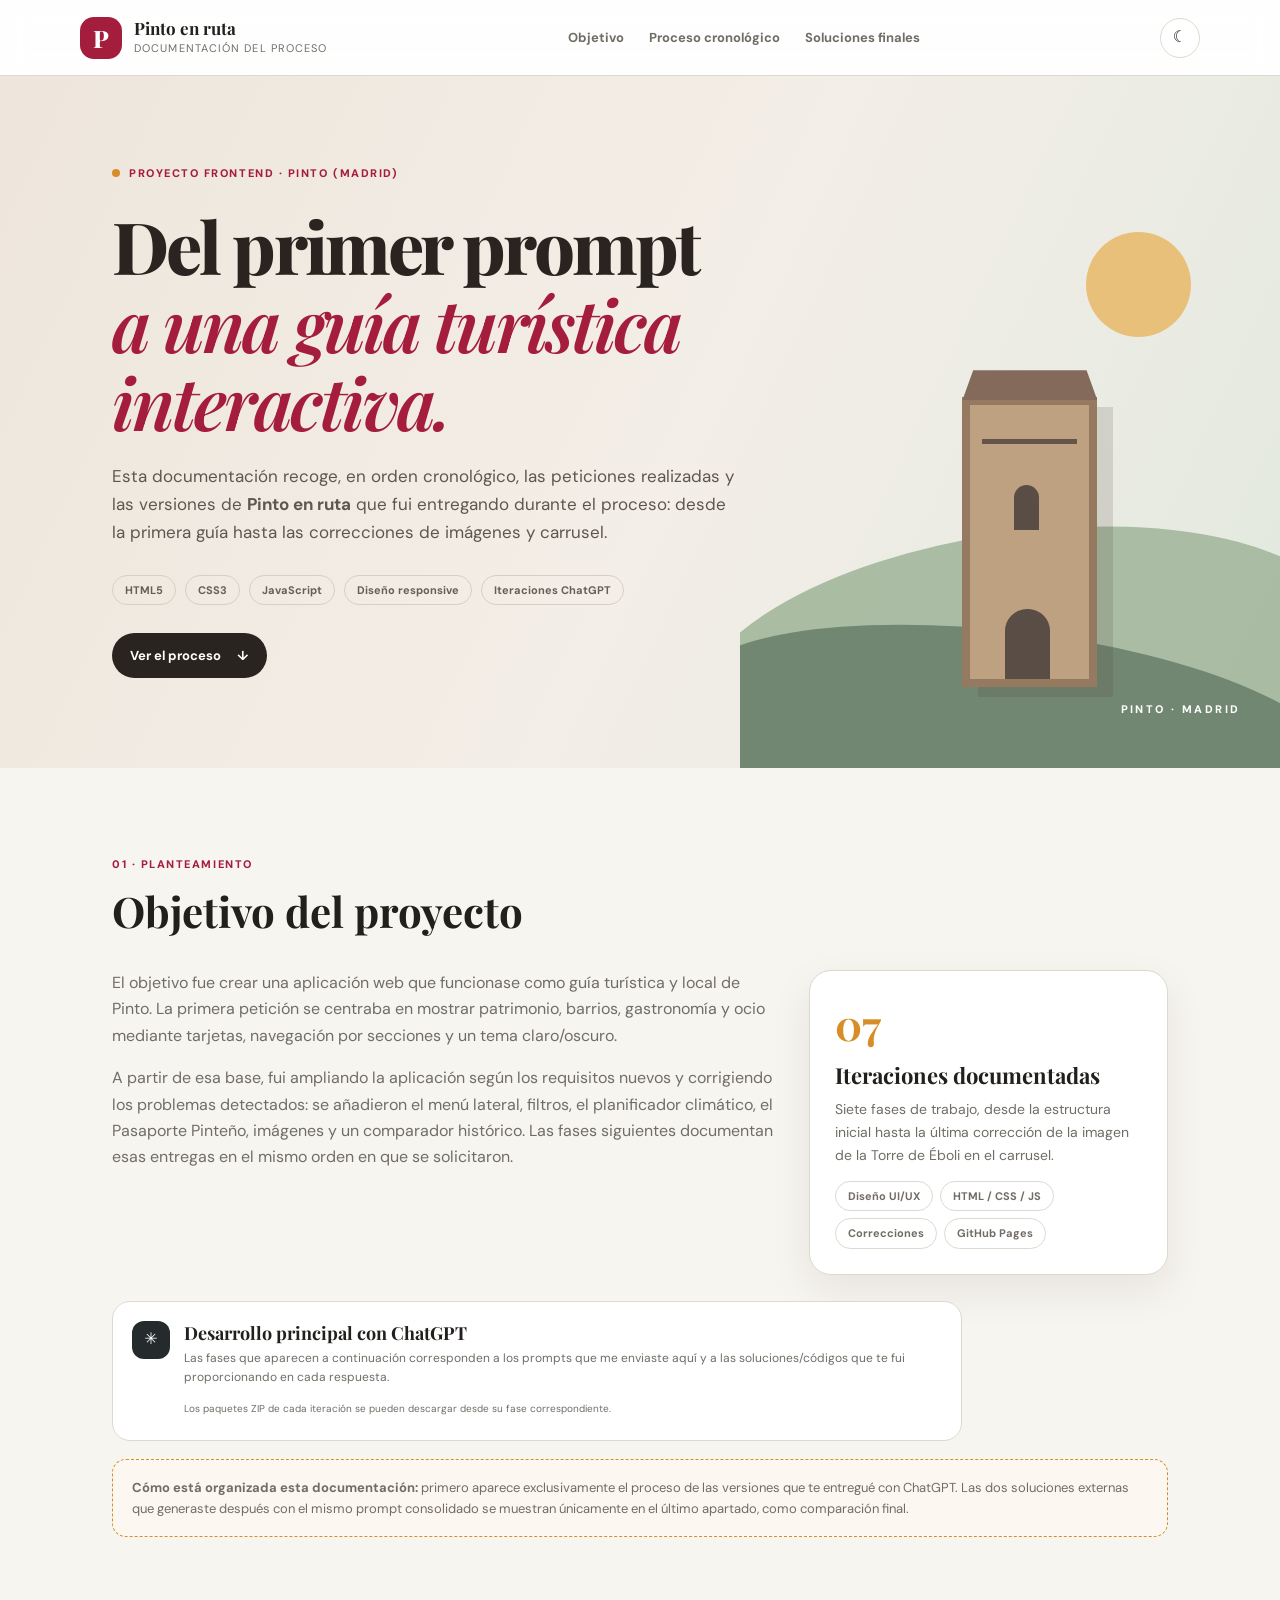
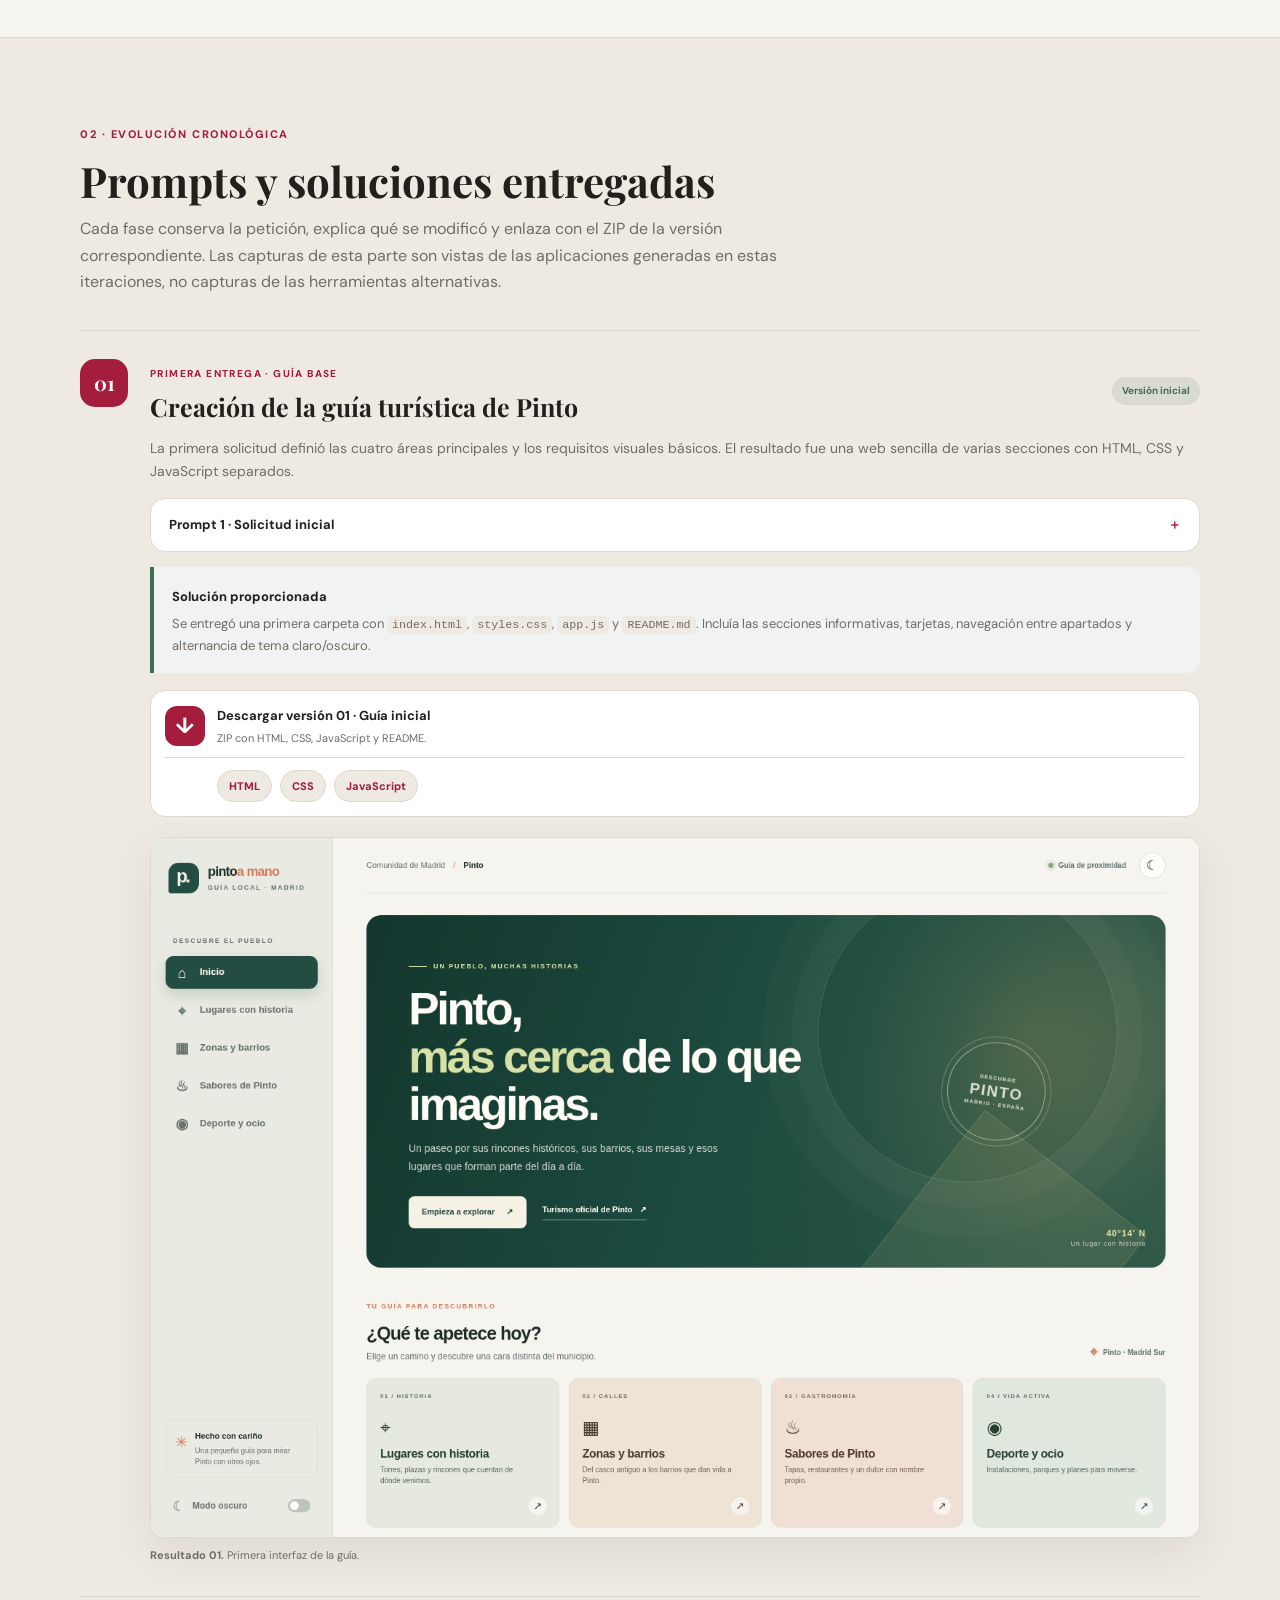
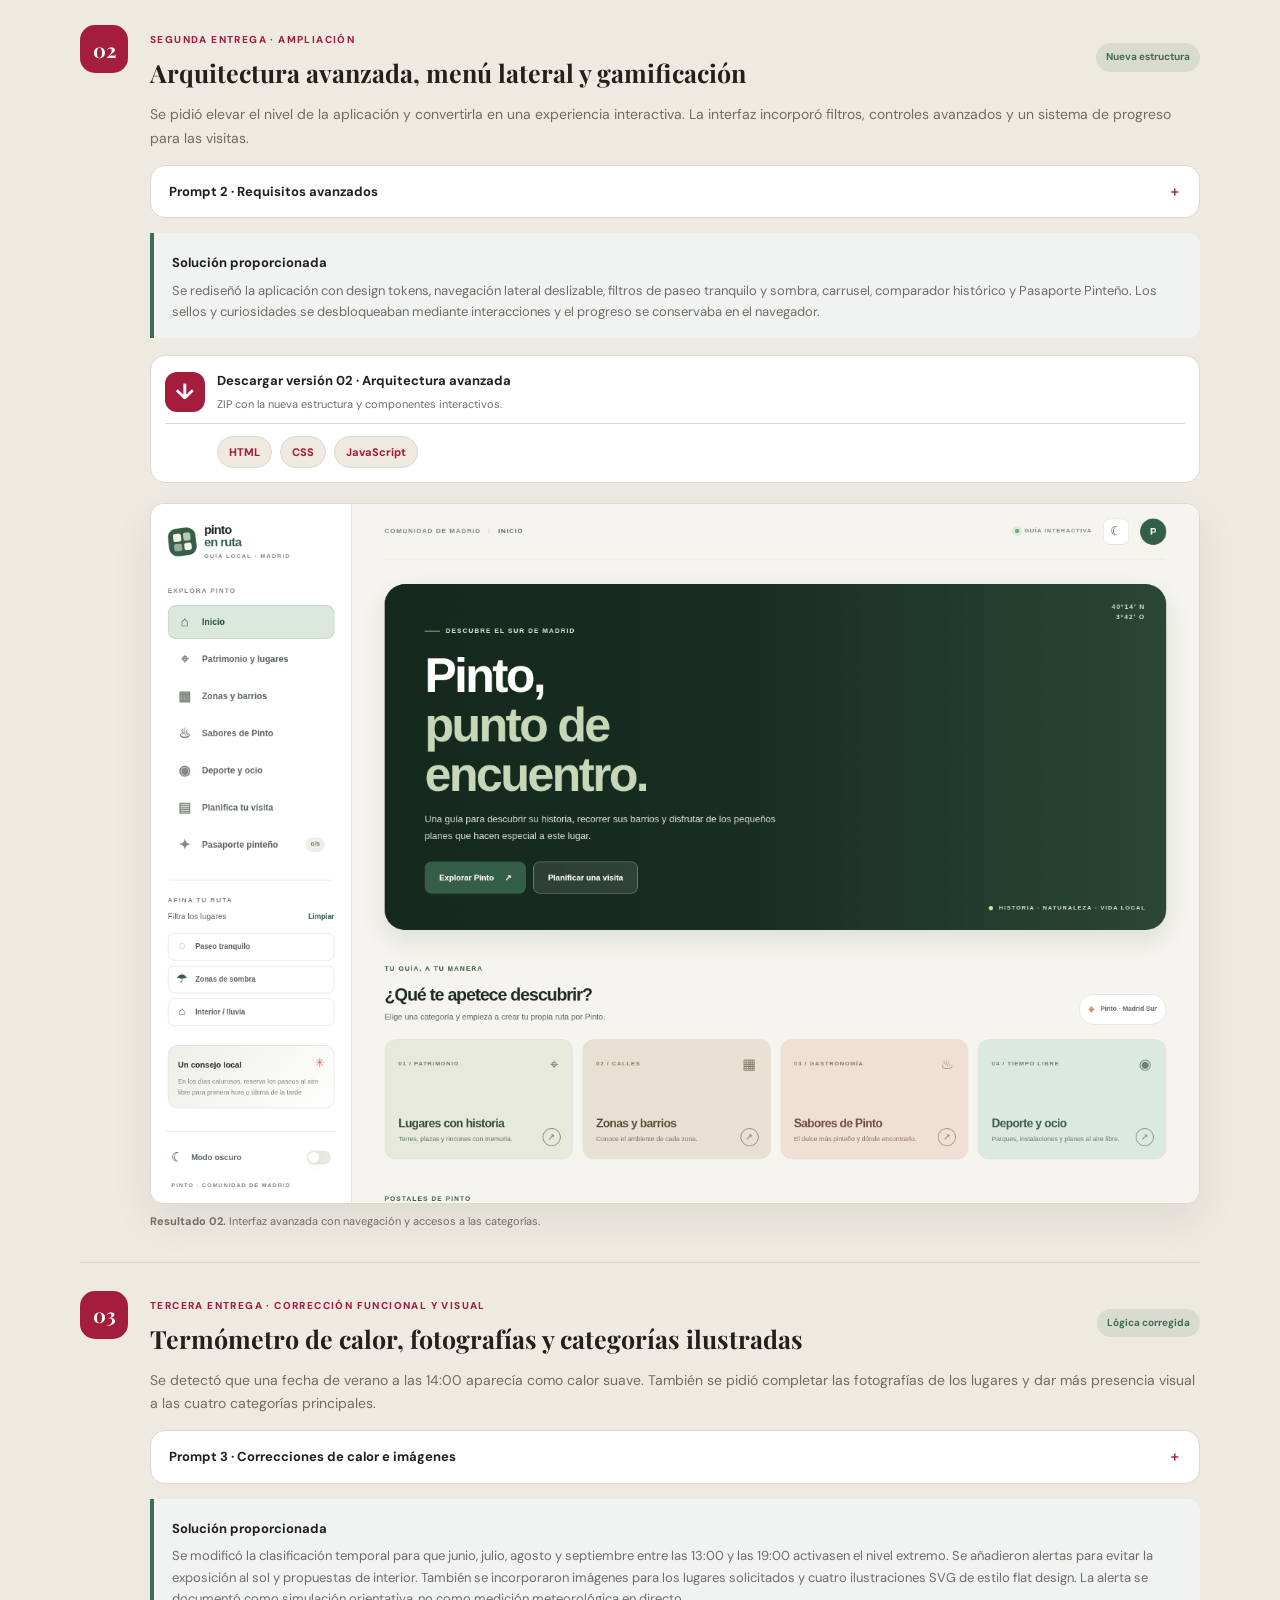
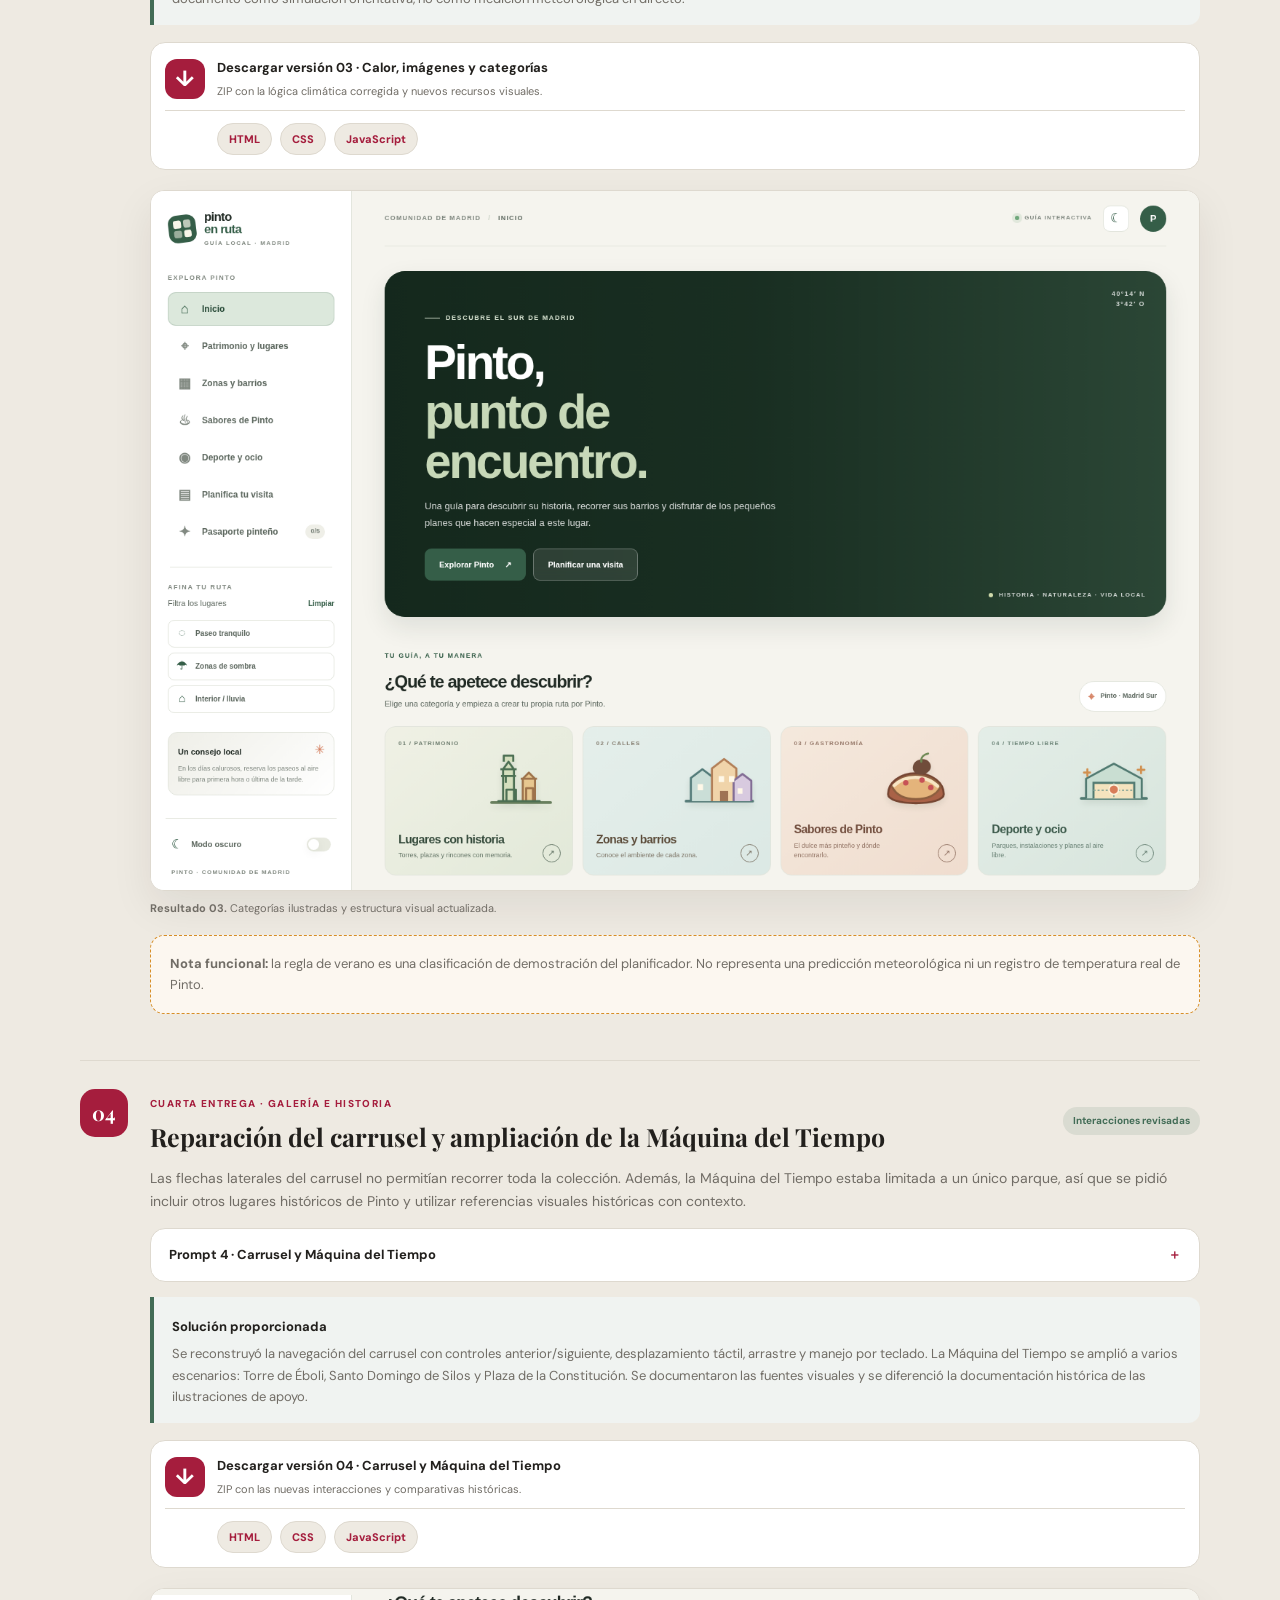
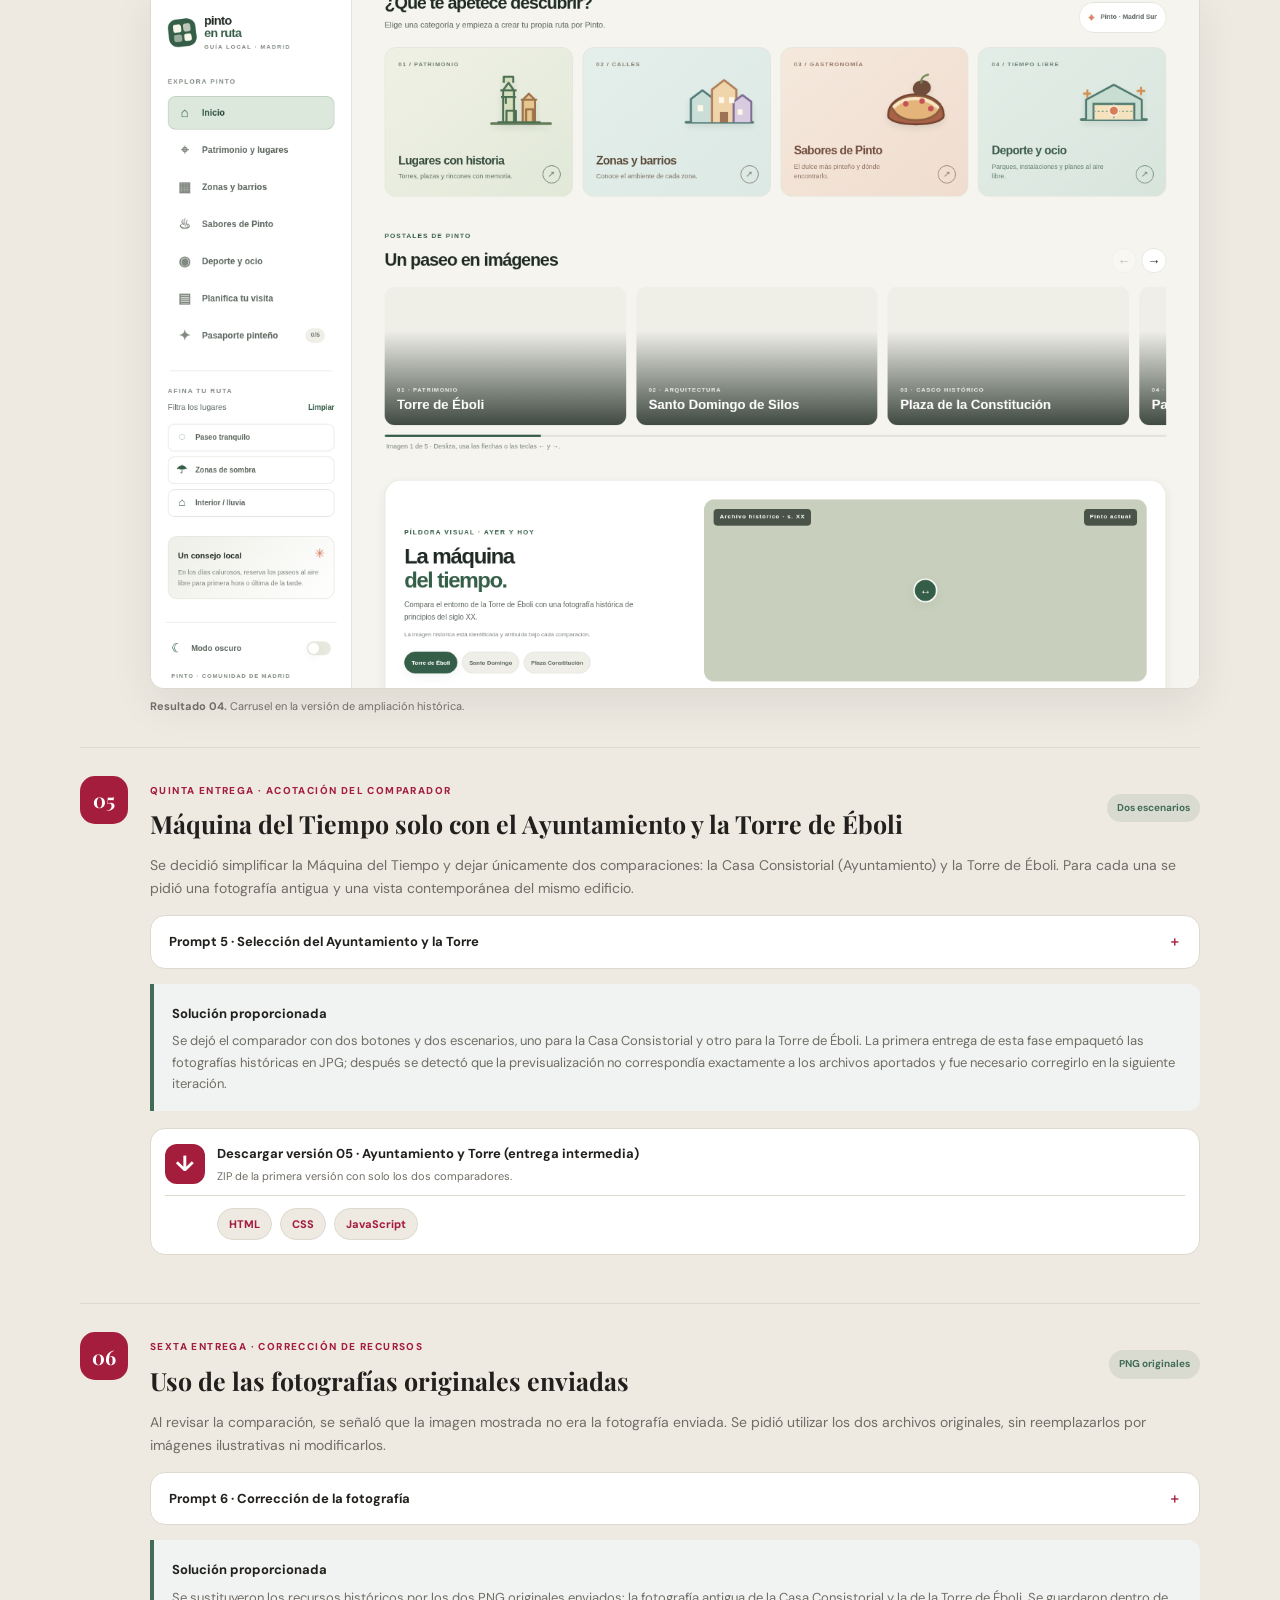
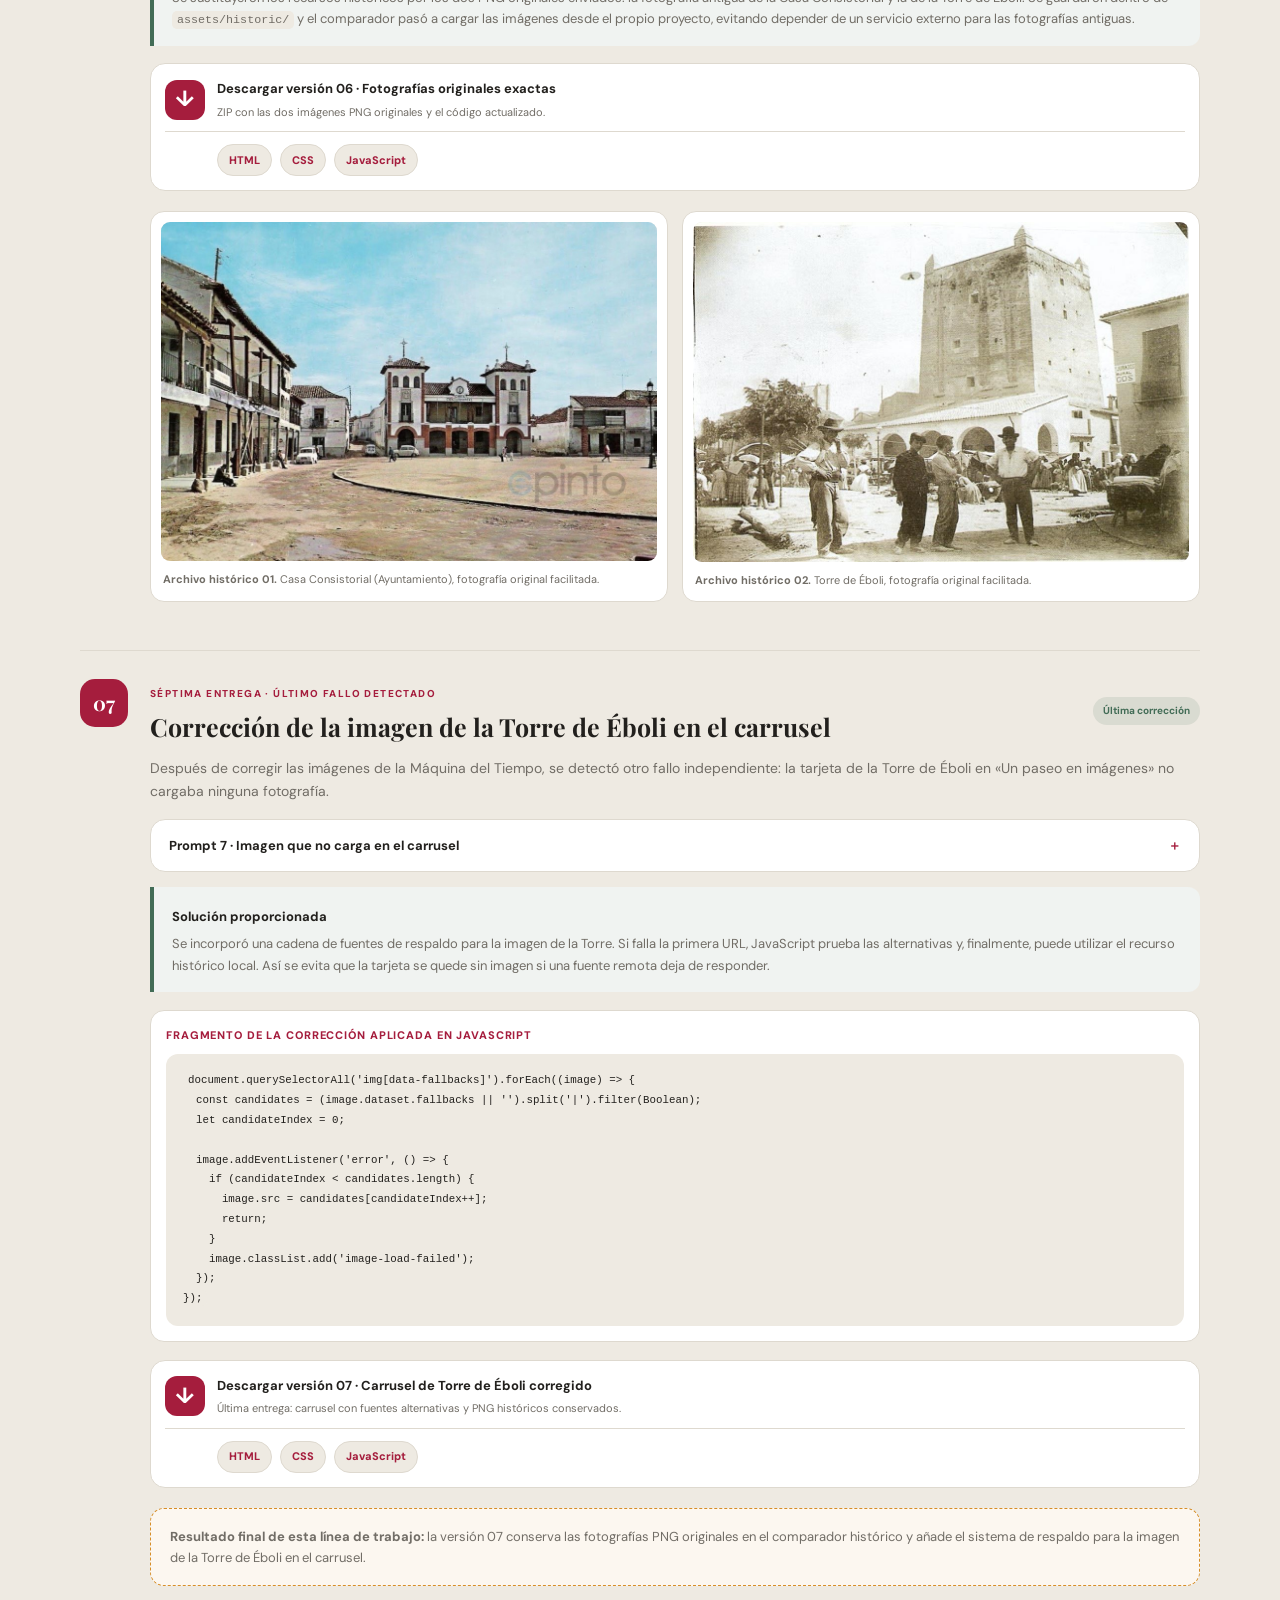
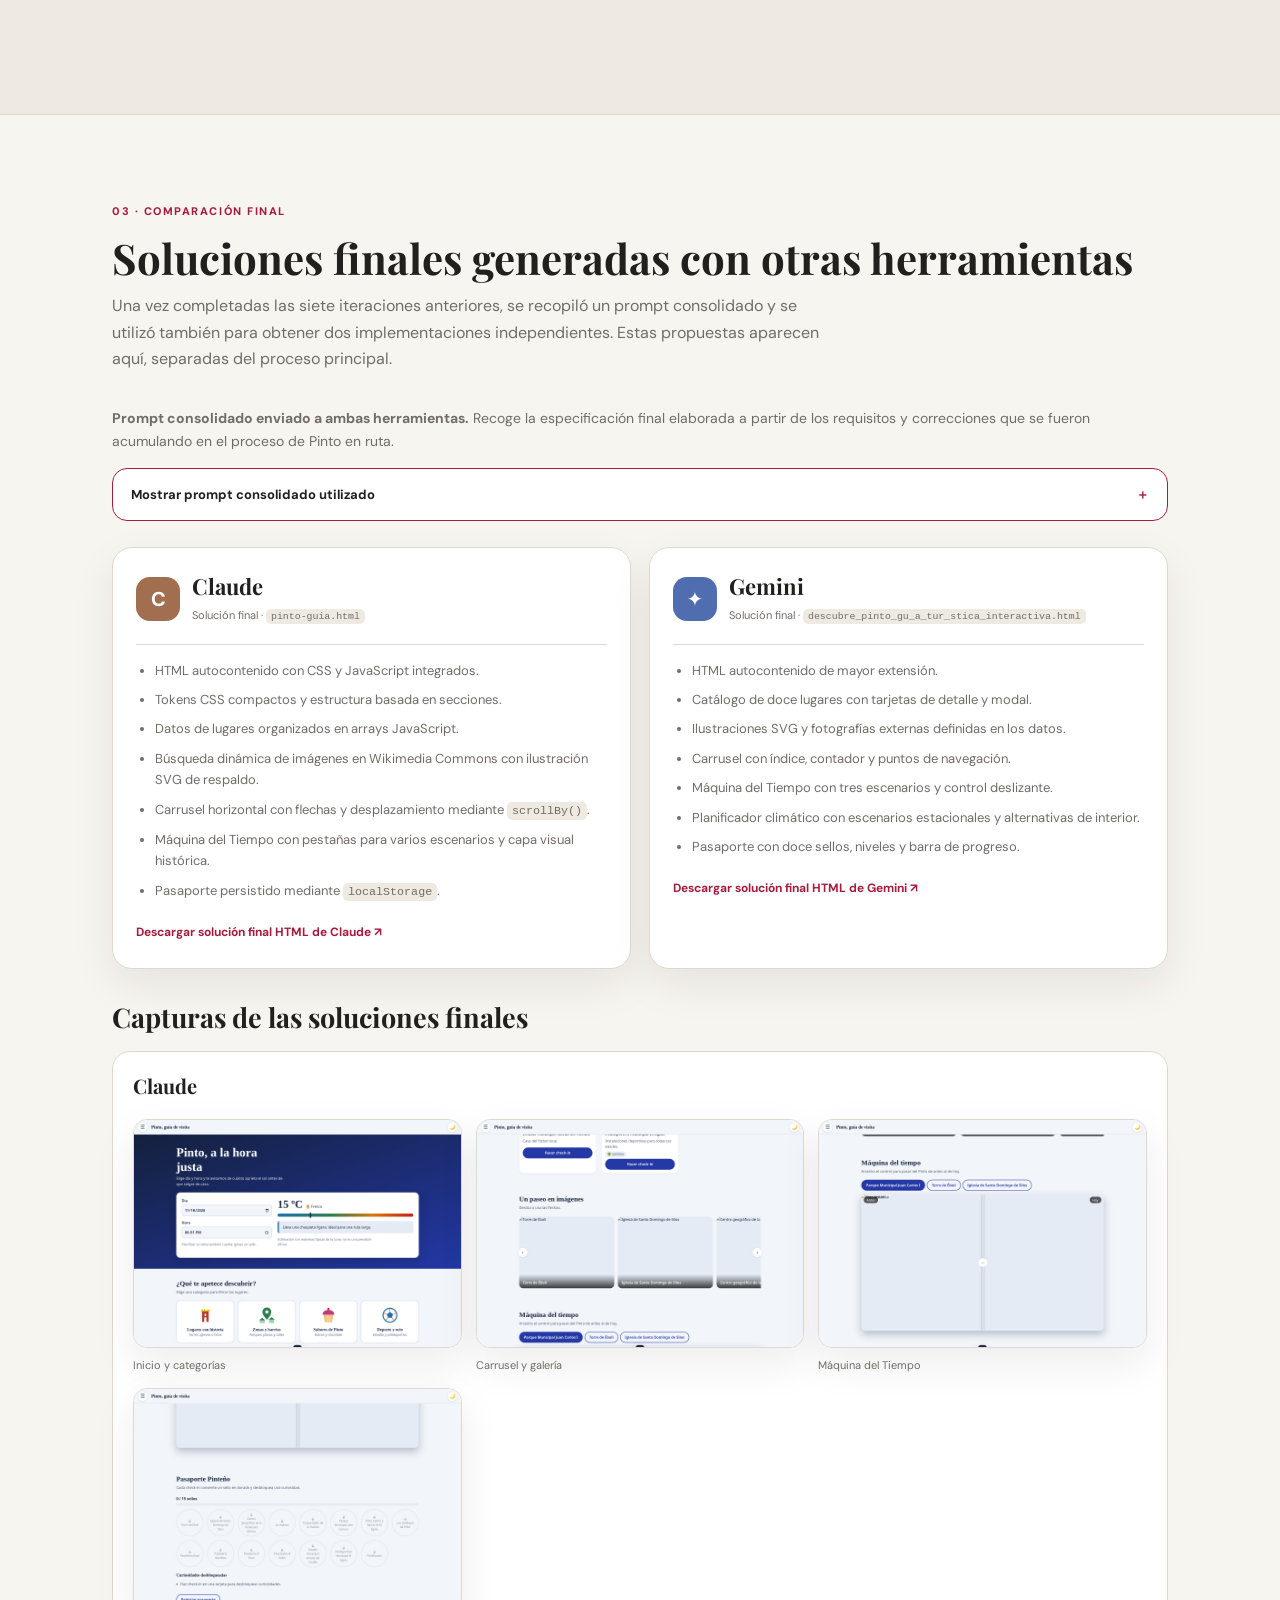
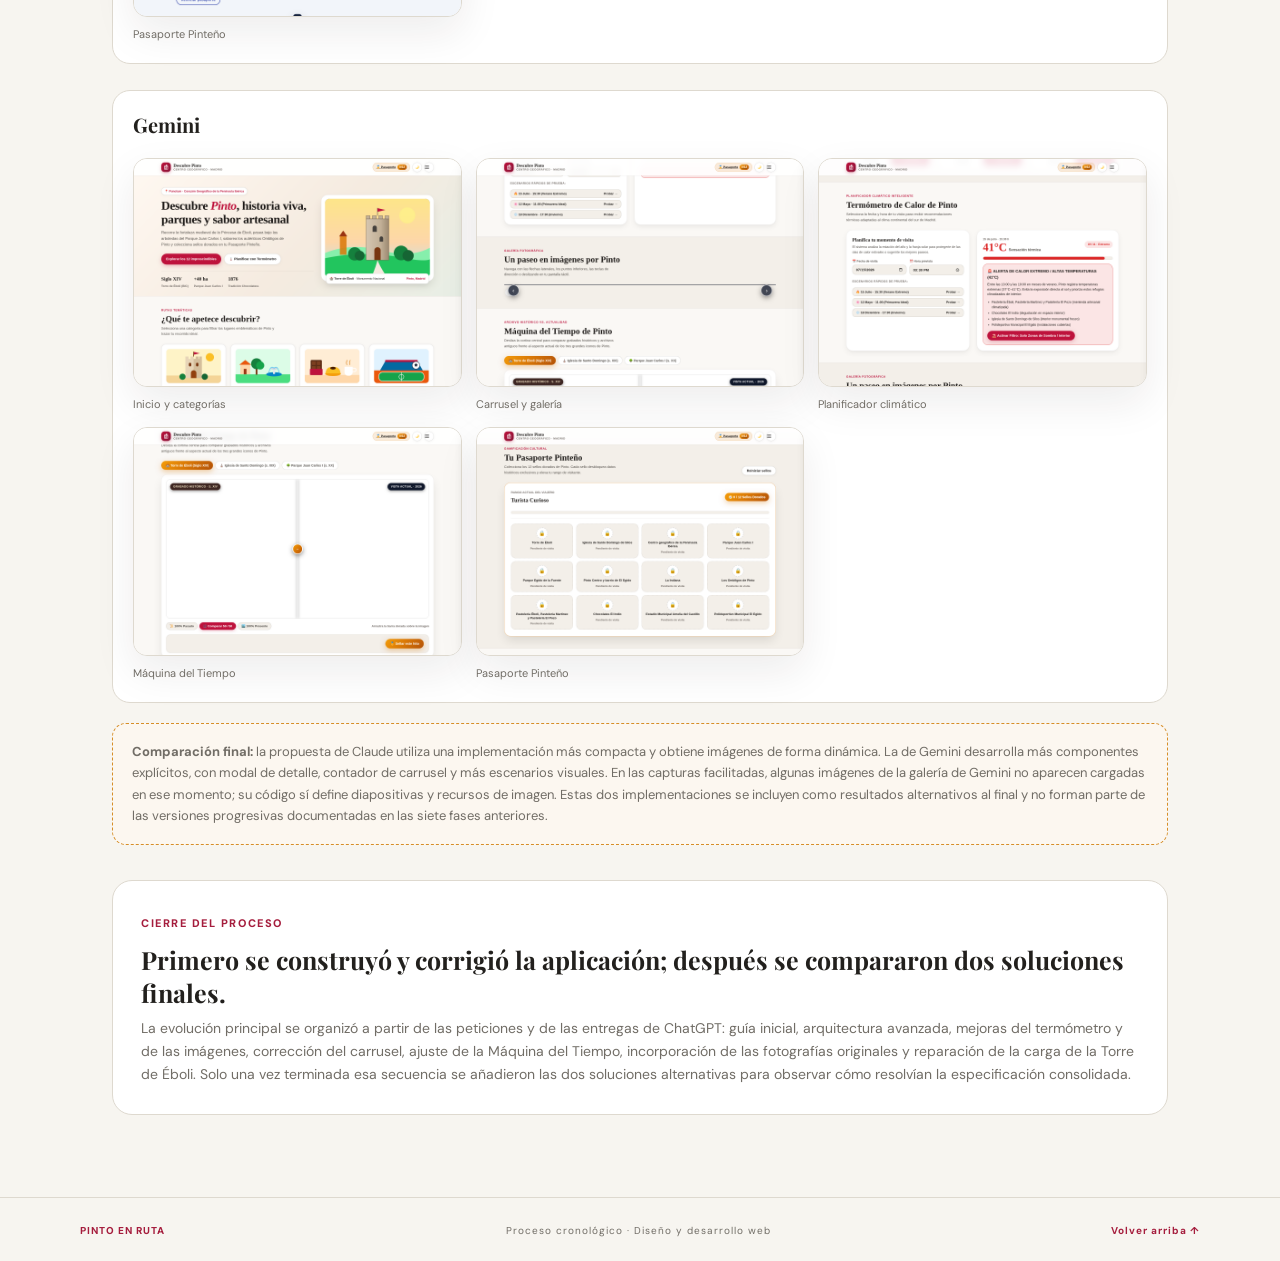
<file: index.html>
<!DOCTYPE html>
<html lang="es" data-theme="light">
<head>
  <meta charset="UTF-8">
  <meta name="viewport" content="width=device-width, initial-scale=1.0, viewport-fit=cover">
  <meta name="description" content="Proceso cronológico de diseño y desarrollo de Pinto en ruta: prompts, versiones y correcciones realizadas con ChatGPT. Al final se muestran dos soluciones alternativas generadas con otras herramientas.">
  <title>Proceso de resolución · Pinto en ruta</title>
  <link rel="preconnect" href="https://fonts.googleapis.com">
  <link rel="preconnect" href="https://fonts.gstatic.com" crossorigin>
  <link href="https://fonts.googleapis.com/css2?family=DM+Sans:wght@400;500;600;700&family=Playfair+Display:wght@600;700;800&display=swap" rel="stylesheet">
  <link rel="stylesheet" href="styles.css">
</head>
<body>
  <header class="site-header">
    <a class="brand" href="#inicio" aria-label="Ir al inicio de la documentación">
      <span class="brand-mark">P</span>
      <span><strong>Pinto en ruta</strong><small>Documentación del proceso</small></span>
    </a>
    <nav class="desktop-nav" aria-label="Navegación principal">
      <a href="#objetivo">Objetivo</a>
      <a href="#evolucion">Proceso cronológico</a>
      <a href="#soluciones-finales">Soluciones finales</a>
    </nav>
    <div class="header-actions">
      <button class="icon-btn" id="themeToggle" type="button" aria-label="Cambiar tema" aria-pressed="false">☾</button>
      <button class="icon-btn mobile-menu" id="menuToggle" type="button" aria-label="Abrir menú" aria-expanded="false" aria-controls="mobileNav">☰</button>
    </div>
  </header>

  <nav class="mobile-nav" id="mobileNav" aria-label="Navegación móvil" hidden>
    <a href="#objetivo">Objetivo</a>
    <a href="#evolucion">Proceso cronológico</a>
    <a href="#soluciones-finales">Soluciones finales</a>
  </nav>

  <main>
    <section class="hero" id="inicio">
      <div class="hero-inner">
        <div class="eyebrow"><span class="eyebrow-dot"></span> PROYECTO FRONTEND · PINTO (MADRID)</div>
        <h1>Del primer prompt<br><em>a una guía turística interactiva.</em></h1>
        <p class="hero-lead">Esta documentación recoge, en orden cronológico, las peticiones realizadas y las versiones de <strong>Pinto en ruta</strong> que fui entregando durante el proceso: desde la primera guía hasta las correcciones de imágenes y carrusel.</p>
        <div class="hero-meta"><span>HTML5</span><span>CSS3</span><span>JavaScript</span><span>Diseño responsive</span><span>Iteraciones ChatGPT</span></div>
        <a class="button button-light" href="#evolucion">Ver el proceso <span aria-hidden="true">↓</span></a>
      </div>
      <div class="hero-art" aria-hidden="true"><div class="sun"></div><div class="hill hill-back"></div><div class="hill hill-front"></div><div class="tower"><div class="tower-roof"></div><div class="tower-window"></div><div class="tower-door"></div></div><div class="hero-art-label">PINTO · MADRID</div></div>
    </section>

    <section class="section" id="objetivo">
      <div class="section-heading"><span class="kicker">01 · PLANTEAMIENTO</span><h2>Objetivo del proyecto</h2></div>
      <div class="intro-grid">
        <div class="intro-copy">
          <p>El objetivo fue crear una aplicación web que funcionase como guía turística y local de Pinto. La primera petición se centraba en mostrar patrimonio, barrios, gastronomía y ocio mediante tarjetas, navegación por secciones y un tema claro/oscuro.</p>
          <p>A partir de esa base, fui ampliando la aplicación según los requisitos nuevos y corrigiendo los problemas detectados: se añadieron el menú lateral, filtros, el planificador climático, el Pasaporte Pinteño, imágenes y un comparador histórico. Las fases siguientes documentan esas entregas en el mismo orden en que se solicitaron.</p>
        </div>
        <div class="objective-card"><div class="objective-number">07</div><h3>Iteraciones documentadas</h3><p>Siete fases de trabajo, desde la estructura inicial hasta la última corrección de la imagen de la Torre de Éboli en el carrusel.</p><div class="objective-tags"><span>Diseño UI/UX</span><span>HTML / CSS / JS</span><span>Correcciones</span><span>GitHub Pages</span></div></div>
      </div>
      <div class="tool-row single">
        <article class="tool-card"><div class="tool-icon chatgpt">✳</div><div><h3>Desarrollo principal con ChatGPT</h3><p>Las fases que aparecen a continuación corresponden a los prompts que me enviaste aquí y a las soluciones/códigos que te fui proporcionando en cada respuesta.</p><small>Los paquetes ZIP de cada iteración se pueden descargar desde su fase correspondiente.</small></div></article>
      </div>
      <div class="evidence-note"><strong>Cómo está organizada esta documentación:</strong> primero aparece exclusivamente el proceso de las versiones que te entregué con ChatGPT. Las dos soluciones externas que generaste después con el mismo prompt consolidado se muestran únicamente en el último apartado, como comparación final.</div>
    </section>

    <section class="section section-alt" id="evolucion">
      <div class="section-heading"><span class="kicker">02 · EVOLUCIÓN CRONOLÓGICA</span><h2>Prompts y soluciones entregadas</h2><p class="section-subtitle">Cada fase conserva la petición, explica qué se modificó y enlaza con el ZIP de la versión correspondiente. Las capturas de esta parte son vistas de las aplicaciones generadas en estas iteraciones, no capturas de las herramientas alternativas.</p></div>

      <article class="phase-card">
        <div class="phase-index">01</div><div class="phase-content">
          <div class="phase-top"><div><span class="phase-label">PRIMERA ENTREGA · GUÍA BASE</span><h3>Creación de la guía turística de Pinto</h3></div><span class="status">Versión inicial</span></div>
          <p class="phase-summary">La primera solicitud definió las cuatro áreas principales y los requisitos visuales básicos. El resultado fue una web sencilla de varias secciones con HTML, CSS y JavaScript separados.</p>
          <details class="prompt-details"><summary>Prompt 1 · Solicitud inicial</summary><div class="prompt-body"><pre class="prompt-text">Actúa como un Diseñador UI/UX y Desarrollador Frontend experto.

Quiero que me diseñes la estructura y el código base (HTML, CSS y JavaScript) para una aplicación web multipantalla o de pestañas que funcione como una guía turística y local completa sobre mi pueblo: Pinto (Madrid).

El objetivo es practicar maquetación avanzada, diseño con cards, transiciones fluidas y un sistema de cambio entre modo claro y modo oscuro.

La aplicación de Pinto debe incluir las siguientes secciones clave en formato de fichas o pantallas:
1. Puntos de Interés Turístico e Histórico: Torre de Éboli, el diseño del municipio como centro geográfico de la Península Ibérica, Parque Municipal.
2. Zonas y Barrios: Pinto Centro, El Egido o La Indiana.
3. Gastronomía: restaurantes, bares de tapas recomendados y platos típicos de la zona.
4. Deportes y Ocio: instalaciones municipales, polideportivos como el Amelia del Castillo y zonas verdes.

Requisitos técnicos y de diseño:
- Modo Claro / Oscuro: botón accesible para alternar dinámicamente el tema mediante variables CSS.
- Maquetación y Transiciones: CSS Grid/Flexbox, cards con zoom o sombra al pasar el ratón y transiciones suaves.
- Diseño Adaptativo (Responsive): móvil y ordenador.

Entrégame el código estructurado (HTML, CSS y JavaScript) listo para probar.</pre></div></details>
          <div class="solution-box"><strong>Solución proporcionada</strong><p>Se entregó una primera carpeta con <code>index.html</code>, <code>styles.css</code>, <code>app.js</code> y <code>README.md</code>. Incluía las secciones informativas, tarjetas, navegación entre apartados y alternancia de tema claro/oscuro.</p></div>
          <div class="version-links"><a class="version-download" href="descargas/chatgpt/01-guia-inicial.zip" download><span>↓</span><span><b>Descargar versión 01 · Guía inicial</b><small>ZIP con HTML, CSS, JavaScript y README.</small></span></a><div class="code-links"><a href="versiones/chatgpt/v00-guia-inicial/index.html">HTML</a><a href="versiones/chatgpt/v00-guia-inicial/styles.css">CSS</a><a href="versiones/chatgpt/v00-guia-inicial/app.js">JavaScript</a></div></div>
          <div class="evidence-grid two"><figure><a class="shot" href="capturas/chatgpt/v00-guia-inicial-base.png"><img src="capturas/chatgpt/v00-guia-inicial-base.png" alt="Vista de la primera guía de Pinto generada en la iteración inicial."></a><figcaption><b>Resultado 01.</b> Primera interfaz de la guía.</figcaption></figure></div>
        </div>
      </article>

      <article class="phase-card">
        <div class="phase-index">02</div><div class="phase-content">
          <div class="phase-top"><div><span class="phase-label">SEGUNDA ENTREGA · AMPLIACIÓN</span><h3>Arquitectura avanzada, menú lateral y gamificación</h3></div><span class="status">Nueva estructura</span></div>
          <p class="phase-summary">Se pidió elevar el nivel de la aplicación y convertirla en una experiencia interactiva. La interfaz incorporó filtros, controles avanzados y un sistema de progreso para las visitas.</p>
          <details class="prompt-details"><summary>Prompt 2 · Requisitos avanzados</summary><div class="prompt-body"><pre class="prompt-text">Actúa como un Diseñador UI/UX Senior y Desarrollador Frontend experto.

Quiero que me diseñes la estructura completa y el código base (HTML, CSS y JavaScript moderno) para una aplicación web/móvil interactiva que funcione como una guía turística avanzada sobre Pinto (Madrid).

El objetivo es demostrar maquetación avanzada, componentes de interfaz complejos, estados de interacción y diseño centrado en el usuario.

1. Arquitectura de navegación y estética:
- Design Tokens: variables CSS para colores, tipografías, sombras y espaciados.
- Navigation Drawer: menú lateral deslizable para cambiar de sección y filtrar vistas, por ejemplo, Modo Paseo Tranquilo o zonas de sombra.
- Estados hover, active, focus y disabled en botones, tarjetas y elementos interactivos.

2. Componentes de UI:
- Cards interactivas para Torre de Éboli, Parque Municipal Juan Carlos I, Iglesia de Santo Domingo de Silos, etc.
- Carrusel horizontal de fotografías o comparador visual «Máquina del Tiempo» entre Pinto histórico y actual.

3. Características innovadoras:
- Date & Time Picker con termómetro de calor y avisos contextuales para horas de mucho calor o aforos altos, con alternativas de interior.
- Pasaporte Pinteño: check-in en tarjetas o al seleccionar una fecha, sellos dorados y curiosidades desbloqueables.
- Modo claro/oscuro dinámico y accesible.

Entregable: estructura HTML, CSS responsive y JavaScript para el menú lateral, selector de fechas y cambio de tema.</pre></div></details>
          <div class="solution-box"><strong>Solución proporcionada</strong><p>Se rediseñó la aplicación con design tokens, navegación lateral deslizable, filtros de paseo tranquilo y sombra, carrusel, comparador histórico y Pasaporte Pinteño. Los sellos y curiosidades se desbloqueaban mediante interacciones y el progreso se conservaba en el navegador.</p></div>
          <div class="version-links"><a class="version-download" href="descargas/chatgpt/02-arquitectura-avanzada.zip" download><span>↓</span><span><b>Descargar versión 02 · Arquitectura avanzada</b><small>ZIP con la nueva estructura y componentes interactivos.</small></span></a><div class="code-links"><a href="versiones/chatgpt/v01-arquitectura-avanzada/index.html">HTML</a><a href="versiones/chatgpt/v01-arquitectura-avanzada/styles.css">CSS</a><a href="versiones/chatgpt/v01-arquitectura-avanzada/app.js">JavaScript</a></div></div>
          <div class="evidence-grid two"><figure><a class="shot" href="capturas/chatgpt/v01-arquitectura-avanzada-inicio.png"><img src="capturas/chatgpt/v01-arquitectura-avanzada-inicio.png" alt="Vista de la versión avanzada de Pinto en ruta."></a><figcaption><b>Resultado 02.</b> Interfaz avanzada con navegación y accesos a las categorías.</figcaption></figure></div>
        </div>
      </article>

      <article class="phase-card">
        <div class="phase-index">03</div><div class="phase-content">
          <div class="phase-top"><div><span class="phase-label">TERCERA ENTREGA · CORRECCIÓN FUNCIONAL Y VISUAL</span><h3>Termómetro de calor, fotografías y categorías ilustradas</h3></div><span class="status">Lógica corregida</span></div>
          <p class="phase-summary">Se detectó que una fecha de verano a las 14:00 aparecía como calor suave. También se pidió completar las fotografías de los lugares y dar más presencia visual a las cuatro categorías principales.</p>
          <details class="prompt-details"><summary>Prompt 3 · Correcciones de calor e imágenes</summary><div class="prompt-body"><pre class="prompt-text">1. Corrección en la lógica del «Termómetro de Calor»:
- En los meses de verano (junio, julio, agosto y septiembre), entre las 13:00 y las 19:00, se debe activar una alerta por calor extremo / altas temperaturas.
- La app debe advertir que se evite la exposición al sol a esas horas y sugerir alternativas de interior, como pastelerías históricas o centros culturales.

2. Inclusión de imágenes reales o representativas para:
- Centro geográfico de la Península Ibérica.
- Parque Egido de la Fuente.
- Pinto Centro y barrio de El Egido.
- La Indiana.
- Los Ombligos de Pinto.
- Pastelería Éboli, Pastelería Martínez y Pastelería El Pozo.
- Chocolates El Indio.
- Estadio Municipal Amelia del Castillo.
- Polideportivo Municipal El Egido.

3. Mejoras visuales en «¿Qué te apetece descubrir?»:
- Lugares con historia: ilustración de torre o monumento.
- Zonas y barrios: entorno urbano o casas.
- Sabores de Pinto: pastelería, dulce o chocolate.
- Deporte y ocio: estadio o actividades.

Proporciona el código corregido y optimizado con estos cambios implementados.</pre></div></details>
          <div class="solution-box"><strong>Solución proporcionada</strong><p>Se modificó la clasificación temporal para que junio, julio, agosto y septiembre entre las 13:00 y las 19:00 activasen el nivel extremo. Se añadieron alertas para evitar la exposición al sol y propuestas de interior. También se incorporaron imágenes para los lugares solicitados y cuatro ilustraciones SVG de estilo flat design. La alerta se documentó como simulación orientativa, no como medición meteorológica en directo.</p></div>
          <div class="version-links"><a class="version-download" href="descargas/chatgpt/03-calor-imagenes-categorias.zip" download><span>↓</span><span><b>Descargar versión 03 · Calor, imágenes y categorías</b><small>ZIP con la lógica climática corregida y nuevos recursos visuales.</small></span></a><div class="code-links"><a href="versiones/chatgpt/v02-calor-imagenes-categorias/index.html">HTML</a><a href="versiones/chatgpt/v02-calor-imagenes-categorias/styles.css">CSS</a><a href="versiones/chatgpt/v02-calor-imagenes-categorias/app.js">JavaScript</a></div></div>
          <div class="evidence-grid two"><figure><a class="shot" href="capturas/chatgpt/v02-calor-imagenes-categorias-inicio.png"><img src="capturas/chatgpt/v02-calor-imagenes-categorias-inicio.png" alt="Vista de la guía después de incorporar las ilustraciones de categoría."></a><figcaption><b>Resultado 03.</b> Categorías ilustradas y estructura visual actualizada.</figcaption></figure></div>
          <div class="evidence-note"><strong>Nota funcional:</strong> la regla de verano es una clasificación de demostración del planificador. No representa una predicción meteorológica ni un registro de temperatura real de Pinto.</div>
        </div>
      </article>

      <article class="phase-card">
        <div class="phase-index">04</div><div class="phase-content">
          <div class="phase-top"><div><span class="phase-label">CUARTA ENTREGA · GALERÍA E HISTORIA</span><h3>Reparación del carrusel y ampliación de la Máquina del Tiempo</h3></div><span class="status">Interacciones revisadas</span></div>
          <p class="phase-summary">Las flechas laterales del carrusel no permitían recorrer toda la colección. Además, la Máquina del Tiempo estaba limitada a un único parque, así que se pidió incluir otros lugares históricos de Pinto y utilizar referencias visuales históricas con contexto.</p>
          <details class="prompt-details"><summary>Prompt 4 · Carrusel y Máquina del Tiempo</summary><div class="prompt-body"><pre class="prompt-text">1. Reparación del Carrusel («Un paseo en imágenes»):
- Arreglar la lógica JavaScript y los estilos CSS de las flechas Siguiente y Anterior.
- Permitir avanzar y retroceder de forma fluida por toda la colección de imágenes.
- Mantener el desplazamiento horizontal y la interacción táctil.

2. Ampliación y corrección de la «Máquina del Tiempo»:
- Añadir elementos icónicos de Pinto: Torre de Éboli, Iglesia de Santo Domingo de Silos y antigua Plaza de la Constitución.
- Sustituir la imagen del pasado por una imagen histórica real, grabado antiguo o ilustración fidedigna del monumento o zona que se compara.

Proporciona el código corregido y asegúrate de que la navegación y las transiciones funcionen.</pre></div></details>
          <div class="solution-box"><strong>Solución proporcionada</strong><p>Se reconstruyó la navegación del carrusel con controles anterior/siguiente, desplazamiento táctil, arrastre y manejo por teclado. La Máquina del Tiempo se amplió a varios escenarios: Torre de Éboli, Santo Domingo de Silos y Plaza de la Constitución. Se documentaron las fuentes visuales y se diferenció la documentación histórica de las ilustraciones de apoyo.</p></div>
          <div class="version-links"><a class="version-download" href="descargas/chatgpt/04-carrusel-maquina-tiempo.zip" download><span>↓</span><span><b>Descargar versión 04 · Carrusel y Máquina del Tiempo</b><small>ZIP con las nuevas interacciones y comparativas históricas.</small></span></a><div class="code-links"><a href="versiones/chatgpt/v03-carrusel-maquina-tiempo/index.html">HTML</a><a href="versiones/chatgpt/v03-carrusel-maquina-tiempo/styles.css">CSS</a><a href="versiones/chatgpt/v03-carrusel-maquina-tiempo/app.js">JavaScript</a></div></div>
          <div class="evidence-grid two"><figure><a class="shot" href="capturas/chatgpt/v03-carrusel-galeria-detalle.png"><img src="capturas/chatgpt/v03-carrusel-galeria-detalle.png" alt="Carrusel de imágenes con botones de navegación."></a><figcaption><b>Resultado 04.</b> Carrusel en la versión de ampliación histórica.</figcaption></figure></div>
        </div>
      </article>

      <article class="phase-card">
        <div class="phase-index">05</div><div class="phase-content">
          <div class="phase-top"><div><span class="phase-label">QUINTA ENTREGA · ACOTACIÓN DEL COMPARADOR</span><h3>Máquina del Tiempo solo con el Ayuntamiento y la Torre de Éboli</h3></div><span class="status">Dos escenarios</span></div>
          <p class="phase-summary">Se decidió simplificar la Máquina del Tiempo y dejar únicamente dos comparaciones: la Casa Consistorial (Ayuntamiento) y la Torre de Éboli. Para cada una se pidió una fotografía antigua y una vista contemporánea del mismo edificio.</p>
          <details class="prompt-details"><summary>Prompt 5 · Selección del Ayuntamiento y la Torre</summary><div class="prompt-body"><pre class="prompt-text">Hazlo solo de el Ayuntamiento (Casa Consistorial) y de la Torre de Éboli, usa estas fotos. Pon las fotos de Pinto actual también.</pre></div></details>
          <div class="solution-box"><strong>Solución proporcionada</strong><p>Se dejó el comparador con dos botones y dos escenarios, uno para la Casa Consistorial y otro para la Torre de Éboli. La primera entrega de esta fase empaquetó las fotografías históricas en JPG; después se detectó que la previsualización no correspondía exactamente a los archivos aportados y fue necesario corregirlo en la siguiente iteración.</p></div>
          <div class="version-links"><a class="version-download" href="descargas/chatgpt/05-ayuntamiento-torre-intermedio.zip" download><span>↓</span><span><b>Descargar versión 05 · Ayuntamiento y Torre (entrega intermedia)</b><small>ZIP de la primera versión con solo los dos comparadores.</small></span></a><div class="code-links"><a href="versiones/chatgpt/v04-ayuntamiento-y-torre/index.html">HTML</a><a href="versiones/chatgpt/v04-ayuntamiento-y-torre/styles.css">CSS</a><a href="versiones/chatgpt/v04-ayuntamiento-y-torre/app.js">JavaScript</a></div></div>
        </div>
      </article>

      <article class="phase-card">
        <div class="phase-index">06</div><div class="phase-content">
          <div class="phase-top"><div><span class="phase-label">SEXTA ENTREGA · CORRECCIÓN DE RECURSOS</span><h3>Uso de las fotografías originales enviadas</h3></div><span class="status">PNG originales</span></div>
          <p class="phase-summary">Al revisar la comparación, se señaló que la imagen mostrada no era la fotografía enviada. Se pidió utilizar los dos archivos originales, sin reemplazarlos por imágenes ilustrativas ni modificarlos.</p>
          <details class="prompt-details"><summary>Prompt 6 · Corrección de la fotografía</summary><div class="prompt-body"><pre class="prompt-text">Esa no es la foto que te he mandado. Usa exactamente las imágenes que adjunté, sin sustituirlas por imágenes ilustrativas ni modificarlas.</pre></div></details>
          <div class="solution-box"><strong>Solución proporcionada</strong><p>Se sustituyeron los recursos históricos por los dos PNG originales enviados: la fotografía antigua de la Casa Consistorial y la de la Torre de Éboli. Se guardaron dentro de <code>assets/historic/</code> y el comparador pasó a cargar las imágenes desde el propio proyecto, evitando depender de un servicio externo para las fotografías antiguas.</p></div>
          <div class="version-links"><a class="version-download" href="descargas/chatgpt/06-fotos-originales-exactas.zip" download><span>↓</span><span><b>Descargar versión 06 · Fotografías originales exactas</b><small>ZIP con las dos imágenes PNG originales y el código actualizado.</small></span></a><div class="code-links"><a href="versiones/chatgpt/v05-fotos-exactas/index.html">HTML</a><a href="versiones/chatgpt/v05-fotos-exactas/styles.css">CSS</a><a href="versiones/chatgpt/v05-fotos-exactas/app.js">JavaScript</a></div></div>
          <div class="photo-pair"><figure><img src="versiones/chatgpt/v05-fotos-exactas/assets/historic/casa-consistorial-antigua.png" alt="Fotografía original enviada de la antigua Casa Consistorial de Pinto"><figcaption><b>Archivo histórico 01.</b> Casa Consistorial (Ayuntamiento), fotografía original facilitada.</figcaption></figure><figure><img src="versiones/chatgpt/v05-fotos-exactas/assets/historic/torre-eboli-antigua.png" alt="Fotografía original enviada de la antigua Torre de Éboli"><figcaption><b>Archivo histórico 02.</b> Torre de Éboli, fotografía original facilitada.</figcaption></figure></div>
        </div>
      </article>

      <article class="phase-card">
        <div class="phase-index">07</div><div class="phase-content">
          <div class="phase-top"><div><span class="phase-label">SÉPTIMA ENTREGA · ÚLTIMO FALLO DETECTADO</span><h3>Corrección de la imagen de la Torre de Éboli en el carrusel</h3></div><span class="status">Última corrección</span></div>
          <p class="phase-summary">Después de corregir las imágenes de la Máquina del Tiempo, se detectó otro fallo independiente: la tarjeta de la Torre de Éboli en «Un paseo en imágenes» no cargaba ninguna fotografía.</p>
          <details class="prompt-details"><summary>Prompt 7 · Imagen que no carga en el carrusel</summary><div class="prompt-body"><pre class="prompt-text">La imagen de «Un paseo en imágenes», Torre de Éboli, no carga ninguna imagen.</pre></div></details>
          <div class="solution-box"><strong>Solución proporcionada</strong><p>Se incorporó una cadena de fuentes de respaldo para la imagen de la Torre. Si falla la primera URL, JavaScript prueba las alternativas y, finalmente, puede utilizar el recurso histórico local. Así se evita que la tarjeta se quede sin imagen si una fuente remota deja de responder.</p></div>
          <div class="code-proof"><span class="code-proof-label">Fragmento de la corrección aplicada en JavaScript</span><pre class="prompt-text"><code>document.querySelectorAll('img[data-fallbacks]').forEach((image) =&gt; {
  const candidates = (image.dataset.fallbacks || '').split('|').filter(Boolean);
  let candidateIndex = 0;

  image.addEventListener('error', () =&gt; {
    if (candidateIndex &lt; candidates.length) {
      image.src = candidates[candidateIndex++];
      return;
    }
    image.classList.add('image-load-failed');
  });
});</code></pre></div>
          <div class="version-links"><a class="version-download" href="descargas/chatgpt/07-carrusel-torre-corregido.zip" download><span>↓</span><span><b>Descargar versión 07 · Carrusel de Torre de Éboli corregido</b><small>Última entrega: carrusel con fuentes alternativas y PNG históricos conservados.</small></span></a><div class="code-links"><a href="versiones/chatgpt/v06-correccion-carrusel-torre/index.html">HTML</a><a href="versiones/chatgpt/v06-correccion-carrusel-torre/styles.css">CSS</a><a href="versiones/chatgpt/v06-correccion-carrusel-torre/app.js">JavaScript</a></div></div>
          <div class="evidence-note"><strong>Resultado final de esta línea de trabajo:</strong> la versión 07 conserva las fotografías PNG originales en el comparador histórico y añade el sistema de respaldo para la imagen de la Torre de Éboli en el carrusel.</div>
        </div>
      </article>
    </section>

    <section class="section" id="soluciones-finales">
      <div class="section-heading"><span class="kicker">03 · COMPARACIÓN FINAL</span><h2>Soluciones finales generadas con otras herramientas</h2><p class="section-subtitle">Una vez completadas las siete iteraciones anteriores, se recopiló un prompt consolidado y se utilizó también para obtener dos implementaciones independientes. Estas propuestas aparecen aquí, separadas del proceso principal.</p></div>
      <div class="compare-intro"><p><strong>Prompt consolidado enviado a ambas herramientas.</strong> Recoge la especificación final elaborada a partir de los requisitos y correcciones que se fueron acumulando en el proceso de Pinto en ruta.</p></div>
      <details class="prompt-details final-prompt"><summary>Mostrar prompt consolidado utilizado</summary><div class="prompt-body"><pre class="prompt-text">Actúa como un Diseñador UI/UX Senior y Desarrollador Frontend experto. Desarrolla una aplicación web completa, responsive e interactiva que funcione como una guía turística avanzada de Pinto (Madrid), utilizando HTML5, CSS3 y JavaScript moderno, preferiblemente sin frameworks para que el código sea fácil de estudiar y modificar.

OBJETIVO Y CONTENIDO
Crea una experiencia visual de turismo local, con diseño editorial cuidado y navegación clara. Incluye fichas de patrimonio e historia (Torre de Éboli, Iglesia de Santo Domingo de Silos y referencia al centro geográfico de la Península Ibérica), zonas y barrios (Pinto Centro, El Egido y La Indiana), gastronomía local (Ombligos de Pinto, pastelerías y Chocolates El Indio) y deporte y ocio (Estadio Amelia del Castillo, Polideportivo El Egido y parques municipales).

DISEÑO Y ARQUITECTURA
- Define design tokens mediante variables CSS para paleta, tipografías, tamaños, espaciados, radios, sombras y transiciones.
- Incluye modo claro y oscuro, persistiendo la preferencia del usuario.
- Implementa un Navigation Drawer lateral con navegación entre secciones y filtros de paseo tranquilo y zonas de sombra/interior.
- Diseña cards interactivas con imagen, categoría, descripción, indicadores y estados hover, active, focus-visible y disabled.
- Crea cuatro accesos de categoría con ilustraciones SVG estilo flat design: historia, barrios, gastronomía y deporte.
- Usa CSS Grid y Flexbox, jerarquía tipográfica y un diseño responsive para móvil, tablet y escritorio.

PLANIFICADOR CLIMÁTICO
- Incluye selectores de fecha y hora.
- Para junio, julio, agosto y septiembre, entre las 13:00 y las 19:00, muestra una alerta de calor severo/extremo y recomienda evitar la exposición al sol, cambiar a actividades interiores y pasear en horas más frescas.
- Propón alternativas de interior relacionadas con Pinto.
- Deja claro que se trata de una simulación orientativa si no se conecta una fuente meteorológica real; no presentes temperaturas estimadas como datos en directo.

GALERÍA Y MÁQUINA DEL TIEMPO
- Añade un carrusel horizontal de fotografías de Pinto con botones anterior/siguiente, puntos de navegación, indicador de posición, soporte táctil y teclado, y transiciones fluidas.
- La Máquina del Tiempo debe comparar únicamente la Casa Consistorial (Ayuntamiento) y la Torre de Éboli.
- Utiliza las dos fotografías históricas proporcionadas por la usuaria como imágenes del pasado, sin sustituirlas por otras, recortarlas ni convertirlas. Añade una fotografía contemporánea identificada para cada edificio.
- Implementa un comparador deslizante tipo cortina para revelar pasado y presente. Indica las fechas y créditos disponibles; no inventes que una fotografía es actual si no se conoce su fecha.

GAMIFICACIÓN
- Añade el Pasaporte Pinteño con sellos que se desbloquean al visitar tarjetas o completar acciones.
- Muestra curiosidades asociadas a los lugares y guarda el progreso mediante localStorage.
- Incluye estados visuales de sello bloqueado y desbloqueado y una barra de progreso.

CALIDAD Y ENTREGA
- Mantén el código organizado, comentado y funcional.
- Evita controles decorativos que no hagan nada.
- Comprueba las rutas de imágenes y añade recursos de respaldo si una imagen externa no carga.
- Respeta accesibilidad básica: etiquetas, aria-label, foco visible, navegación por teclado y contraste.
- Entrega el HTML, CSS y JavaScript completos, con instrucciones para ejecutar y publicar en GitHub Pages.</pre></div></details>

      <div class="comparison-grid">
        <article class="ai-card ai-claude"><div class="ai-head"><span class="ai-logo">C</span><div><h3>Claude</h3><small>Solución final · <code>pinto-guia.html</code></small></div></div><ul><li>HTML autocontenido con CSS y JavaScript integrados.</li><li>Tokens CSS compactos y estructura basada en secciones.</li><li>Datos de lugares organizados en arrays JavaScript.</li><li>Búsqueda dinámica de imágenes en Wikimedia Commons con ilustración SVG de respaldo.</li><li>Carrusel horizontal con flechas y desplazamiento mediante <code>scrollBy()</code>.</li><li>Máquina del Tiempo con pestañas para varios escenarios y capa visual histórica.</li><li>Pasaporte persistido mediante <code>localStorage</code>.</li></ul><a class="file-link" href="versiones/claude/pinto-guia.html" download>Descargar solución final HTML de Claude ↗</a></article>
        <article class="ai-card ai-gemini"><div class="ai-head"><span class="ai-logo">✦</span><div><h3>Gemini</h3><small>Solución final · <code>descubre_pinto_gu_a_tur_stica_interactiva.html</code></small></div></div><ul><li>HTML autocontenido de mayor extensión.</li><li>Catálogo de doce lugares con tarjetas de detalle y modal.</li><li>Ilustraciones SVG y fotografías externas definidas en los datos.</li><li>Carrusel con índice, contador y puntos de navegación.</li><li>Máquina del Tiempo con tres escenarios y control deslizante.</li><li>Planificador climático con escenarios estacionales y alternativas de interior.</li><li>Pasaporte con doce sellos, niveles y barra de progreso.</li></ul><a class="file-link" href="versiones/gemini/descubre_pinto_gu_a_tur_stica_interactiva.html" download>Descargar solución final HTML de Gemini ↗</a></article>
      </div>

      <h3 class="subsection-title">Capturas de las soluciones finales</h3>
      <div class="model-captures"><div class="model-capture-group"><h4>Claude</h4><div class="evidence-grid two"><figure><a class="shot" href="capturas/alternativas/claude-inicio.png"><img src="capturas/alternativas/claude-inicio.png" alt="Pantalla de inicio de la solución final de Claude"></a><figcaption>Inicio y categorías</figcaption></figure><figure><a class="shot" href="capturas/alternativas/claude-paseo.png"><img src="capturas/alternativas/claude-paseo.png" alt="Carrusel de la solución final de Claude"></a><figcaption>Carrusel y galería</figcaption></figure><figure><a class="shot" href="capturas/alternativas/claude-tiempo.png"><img src="capturas/alternativas/claude-tiempo.png" alt="Máquina del Tiempo de la solución final de Claude"></a><figcaption>Máquina del Tiempo</figcaption></figure><figure><a class="shot" href="capturas/alternativas/claude-pasaporte.png"><img src="capturas/alternativas/claude-pasaporte.png" alt="Pasaporte de la solución final de Claude"></a><figcaption>Pasaporte Pinteño</figcaption></figure></div></div>
        <div class="model-capture-group"><h4>Gemini</h4><div class="evidence-grid two"><figure><a class="shot" href="capturas/alternativas/gemini-inicio.png"><img src="capturas/alternativas/gemini-inicio.png" alt="Pantalla de inicio de la solución final de Gemini"></a><figcaption>Inicio y categorías</figcaption></figure><figure><a class="shot" href="capturas/alternativas/gemini-paseo.png"><img src="capturas/alternativas/gemini-paseo.png" alt="Carrusel de la solución final de Gemini"></a><figcaption>Carrusel y galería</figcaption></figure><figure><a class="shot" href="capturas/alternativas/gemini-termometro.png"><img src="capturas/alternativas/gemini-termometro.png" alt="Termómetro de la solución final de Gemini"></a><figcaption>Planificador climático</figcaption></figure><figure><a class="shot" href="capturas/alternativas/gemini-maquina-tiempo.png"><img src="capturas/alternativas/gemini-maquina-tiempo.png" alt="Máquina del Tiempo de la solución final de Gemini"></a><figcaption>Máquina del Tiempo</figcaption></figure><figure><a class="shot" href="capturas/alternativas/gemini-pasaporte.png"><img src="capturas/alternativas/gemini-pasaporte.png" alt="Pasaporte de la solución final de Gemini"></a><figcaption>Pasaporte Pinteño</figcaption></figure></div></div></div>

      <div class="analysis-note"><strong>Comparación final:</strong> la propuesta de Claude utiliza una implementación más compacta y obtiene imágenes de forma dinámica. La de Gemini desarrolla más componentes explícitos, con modal de detalle, contador de carrusel y más escenarios visuales. En las capturas facilitadas, algunas imágenes de la galería de Gemini no aparecen cargadas en ese momento; su código sí define diapositivas y recursos de imagen. Estas dos implementaciones se incluyen como resultados alternativos al final y no forman parte de las versiones progresivas documentadas en las siete fases anteriores.</div>
      <div class="final-conclusion"><span class="kicker">CIERRE DEL PROCESO</span><h3>Primero se construyó y corrigió la aplicación; después se compararon dos soluciones finales.</h3><p>La evolución principal se organizó a partir de las peticiones y de las entregas de ChatGPT: guía inicial, arquitectura avanzada, mejoras del termómetro y de las imágenes, corrección del carrusel, ajuste de la Máquina del Tiempo, incorporación de las fotografías originales y reparación de la carga de la Torre de Éboli. Solo una vez terminada esa secuencia se añadieron las dos soluciones alternativas para observar cómo resolvían la especificación consolidada.</p></div>
    </section>
  </main>

  <footer class="footer"><span>PINTO EN RUTA</span><span>Proceso cronológico · Diseño y desarrollo web</span><a href="#inicio">Volver arriba ↑</a></footer>
  <div class="lightbox" id="lightbox" role="dialog" aria-modal="true" aria-label="Captura ampliada" aria-hidden="true"><button type="button" id="lightboxClose" aria-label="Cerrar imagen">×</button><img id="lightboxImage" alt="Vista ampliada de la captura"></div>
  <script src="app.js"></script>
</body>
</html>
</file>
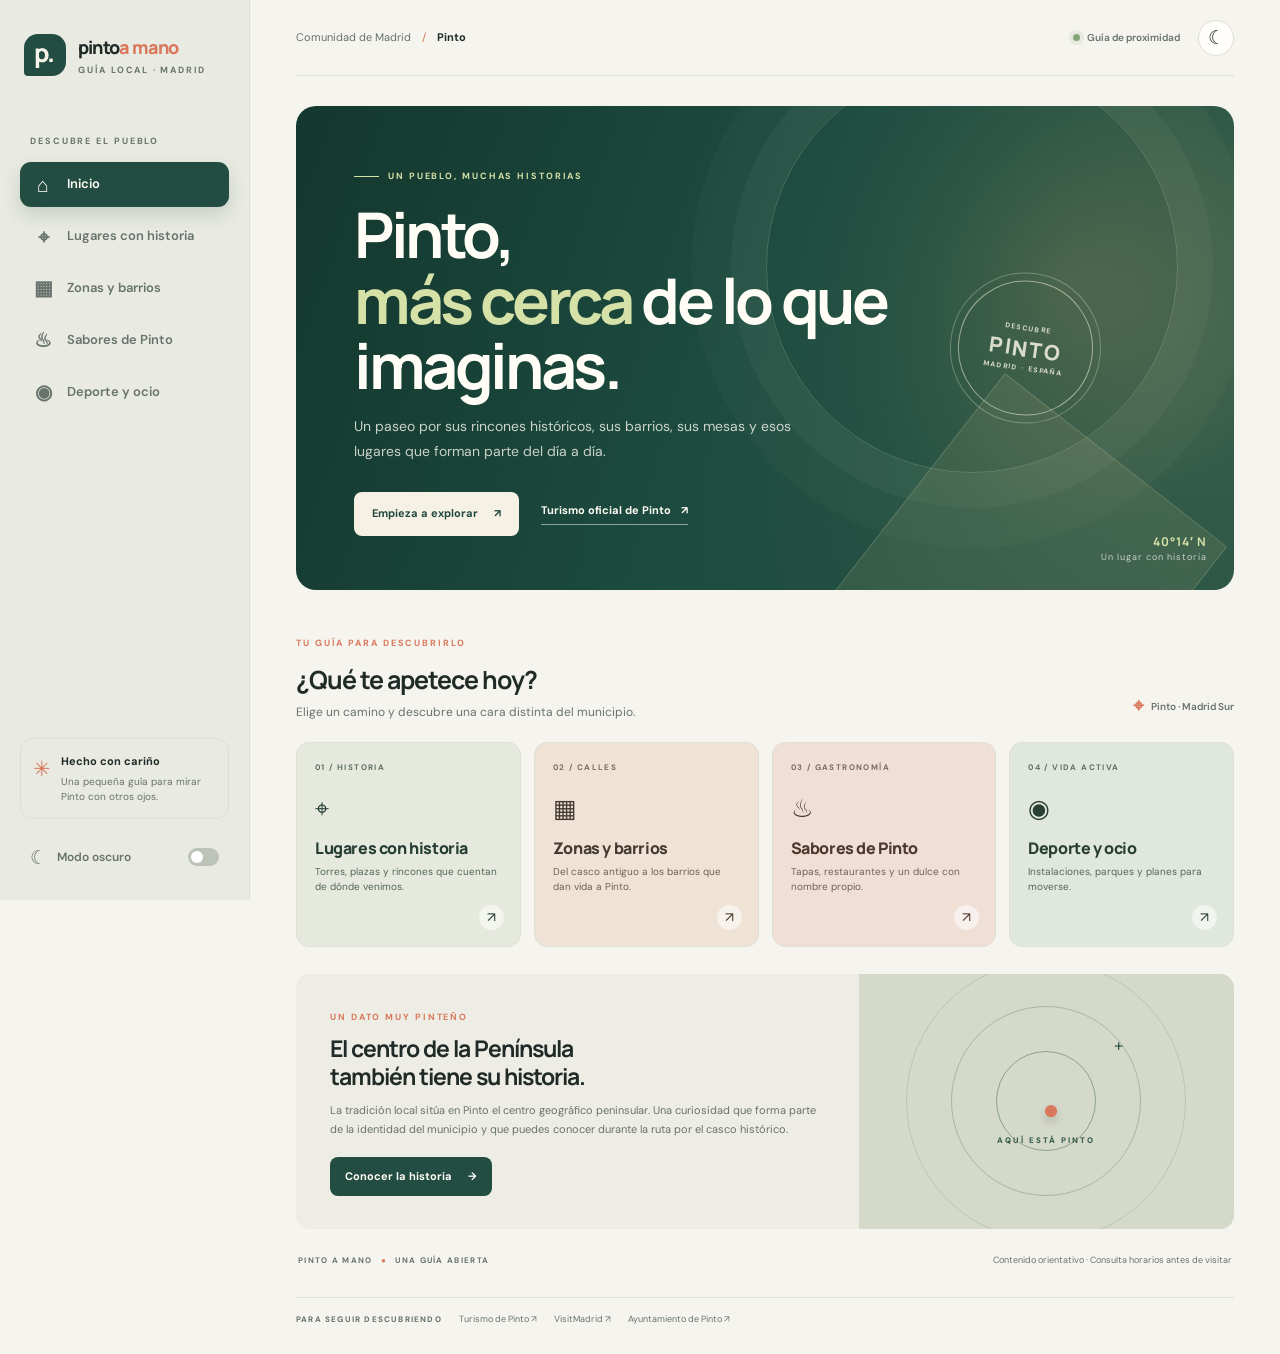
<file: versiones/chatgpt/v00-guia-inicial/index.html>
<!DOCTYPE html>
<html lang="es" data-theme="light">
<head>
  <meta charset="UTF-8">
  <meta name="viewport" content="width=device-width, initial-scale=1.0">
  <meta name="description" content="Guía local de Pinto (Madrid): historia, barrios, gastronomía, deporte y ocio.">
  <meta name="theme-color" content="#f5f4ee">
  <title>Pinto a mano · Guía local</title>
  <link rel="preconnect" href="https://fonts.googleapis.com">
  <link rel="preconnect" href="https://fonts.gstatic.com" crossorigin>
  <link href="https://fonts.googleapis.com/css2?family=DM+Sans:wght@400;500;600;700&family=Manrope:wght@400;500;600;700;800&display=swap" rel="stylesheet">
  <link rel="stylesheet" href="styles.css">
  <script src="app.js" defer></script>
</head>
<body>
  <a class="skip-link" href="#main-content">Saltar al contenido</a>

  <div class="app-shell">
    <aside class="sidebar" id="sidebar" aria-label="Navegación principal">
      <a class="brand" href="#inicio" data-nav="inicio" aria-label="Pinto a mano, inicio">
        <span class="brand-mark" aria-hidden="true">p.</span>
        <span class="brand-copy">
          <strong>pinto<span>a mano</span></strong>
          <small>GUÍA LOCAL · MADRID</small>
        </span>
      </a>

      <div class="sidebar-label">DESCUBRE EL PUEBLO</div>
      <nav class="nav-list" aria-label="Secciones">
        <button class="nav-link active" type="button" data-nav="inicio" aria-current="page">
          <span class="nav-icon" aria-hidden="true">⌂</span><span>Inicio</span>
        </button>
        <button class="nav-link" type="button" data-nav="lugares">
          <span class="nav-icon" aria-hidden="true">⌖</span><span>Lugares con historia</span>
        </button>
        <button class="nav-link" type="button" data-nav="barrios">
          <span class="nav-icon" aria-hidden="true">▦</span><span>Zonas y barrios</span>
        </button>
        <button class="nav-link" type="button" data-nav="sabores">
          <span class="nav-icon" aria-hidden="true">♨</span><span>Sabores de Pinto</span>
        </button>
        <button class="nav-link" type="button" data-nav="ocio">
          <span class="nav-icon" aria-hidden="true">◉</span><span>Deporte y ocio</span>
        </button>
      </nav>

      <div class="sidebar-bottom">
        <div class="local-note">
          <span class="local-note-icon" aria-hidden="true">✳</span>
          <div>
            <strong>Hecho con cariño</strong>
            <p>Una pequeña guía para mirar Pinto con otros ojos.</p>
          </div>
        </div>
        <button class="theme-toggle sidebar-theme" type="button" data-theme-toggle aria-label="Cambiar a modo oscuro">
          <span class="theme-symbol" aria-hidden="true">☾</span>
          <span class="theme-label">Modo oscuro</span>
          <span class="toggle-track" aria-hidden="true"><span></span></span>
        </button>
      </div>
    </aside>

    <div class="mobile-scrim" id="mobile-scrim"></div>

    <main class="main-content" id="main-content">
      <header class="topbar">
        <button class="mobile-menu" id="mobile-menu" type="button" aria-label="Abrir menú" aria-expanded="false" aria-controls="sidebar">
          <span></span><span></span><span></span>
        </button>
        <div class="breadcrumb"><span>Comunidad de Madrid</span><span class="crumb-dot">/</span><strong>Pinto</strong></div>
        <div class="topbar-actions">
          <span class="topbar-tag"><span class="status-dot"></span> Guía de proximidad</span>
          <button class="icon-theme theme-toggle" type="button" data-theme-toggle aria-label="Cambiar a modo oscuro" title="Cambiar tema">
            <span class="theme-symbol" aria-hidden="true">☾</span>
          </button>
        </div>
      </header>

      <!-- INICIO -->
      <section class="view active" id="inicio" aria-labelledby="home-title">
        <div class="hero hero-home">
          <div class="hero-content">
            <span class="eyebrow"><span class="eyebrow-line"></span> UN PUEBLO, MUCHAS HISTORIAS</span>
            <h1 id="home-title">Pinto,<br><em>más cerca</em> de lo que imaginas.</h1>
            <p>Un paseo por sus rincones históricos, sus barrios, sus mesas y esos lugares que forman parte del día a día.</p>
            <div class="hero-actions">
              <button class="button button-light" type="button" data-nav="lugares">Empieza a explorar <span aria-hidden="true">↗</span></button>
              <a class="text-link text-link-light" href="https://www.turismopinto.es/" target="_blank" rel="noopener noreferrer">Turismo oficial de Pinto <span aria-hidden="true">↗</span></a>
            </div>
          </div>
          <div class="hero-side-note"><span>40°14′ N</span><span>Un lugar con historia</span></div>
          <div class="hero-stamp" aria-hidden="true"><span>DESCUBRE</span><strong>PINTO</strong><span>MADRID · ESPAÑA</span></div>
        </div>

        <div class="welcome-row">
          <div>
            <span class="eyebrow eyebrow-dark">TU GUÍA PARA DESCUBRIRLO</span>
            <h2>¿Qué te apetece hoy?</h2>
            <p class="section-intro">Elige un camino y descubre una cara distinta del municipio.</p>
          </div>
          <div class="mini-location"><span class="pin-icon" aria-hidden="true">⌖</span><span>Pinto · Madrid Sur</span></div>
        </div>

        <div class="category-grid">
          <button class="category-card category-history" type="button" data-nav="lugares">
            <span class="category-number">01 / HISTORIA</span><span class="category-icon" aria-hidden="true">⌖</span>
            <span class="category-title">Lugares con historia</span><span class="category-description">Torres, plazas y rincones que cuentan de dónde venimos.</span>
            <span class="card-arrow" aria-hidden="true">↗</span>
          </button>
          <button class="category-card category-neighborhoods" type="button" data-nav="barrios">
            <span class="category-number">02 / CALLES</span><span class="category-icon" aria-hidden="true">▦</span>
            <span class="category-title">Zonas y barrios</span><span class="category-description">Del casco antiguo a los barrios que dan vida a Pinto.</span>
            <span class="card-arrow" aria-hidden="true">↗</span>
          </button>
          <button class="category-card category-food" type="button" data-nav="sabores">
            <span class="category-number">03 / GASTRONOMÍA</span><span class="category-icon" aria-hidden="true">♨</span>
            <span class="category-title">Sabores de Pinto</span><span class="category-description">Tapas, restaurantes y un dulce con nombre propio.</span>
            <span class="card-arrow" aria-hidden="true">↗</span>
          </button>
          <button class="category-card category-sport" type="button" data-nav="ocio">
            <span class="category-number">04 / VIDA ACTIVA</span><span class="category-icon" aria-hidden="true">◉</span>
            <span class="category-title">Deporte y ocio</span><span class="category-description">Instalaciones, parques y planes para moverse.</span>
            <span class="card-arrow" aria-hidden="true">↗</span>
          </button>
        </div>

        <div class="feature-strip">
          <div class="feature-copy">
            <span class="eyebrow eyebrow-dark">UN DATO MUY PINTEÑO</span>
            <h2>El centro de la Península<br>también tiene su historia.</h2>
            <p>La tradición local sitúa en Pinto el centro geográfico peninsular. Una curiosidad que forma parte de la identidad del municipio y que puedes conocer durante la ruta por el casco histórico.</p>
            <button class="button button-dark" type="button" data-nav="lugares">Conocer la historia <span aria-hidden="true">→</span></button>
          </div>
          <div class="feature-art" role="img" aria-label="Ilustración abstracta de un mapa y un punto central">
            <div class="map-ring ring-one"></div><div class="map-ring ring-two"></div><div class="map-ring ring-three"></div>
            <span class="map-cross">+</span><span class="map-pin">●</span><span class="map-caption">AQUÍ ESTÁ PINTO</span>
          </div>
        </div>

        <footer class="page-footer"><span>PINTO A MANO <span class="footer-dot">●</span> UNA GUÍA ABIERTA</span><span>Contenido orientativo · Consulta horarios antes de visitar</span></footer>
      </section>

      <!-- LUGARES -->
      <section class="view" id="lugares" aria-labelledby="places-title" hidden>
        <div class="page-heading">
          <span class="eyebrow eyebrow-dark">01 — PATRIMONIO E HISTORIA</span>
          <h1 id="places-title">Pinto tiene<br><em>mucho que contar.</em></h1>
          <p>Un recorrido por algunos de los lugares que explican la historia y la personalidad del municipio.</p>
        </div>
        <article class="spotlight-card">
          <div class="spotlight-image tower-image" role="img" aria-label="Torre de Éboli en Pinto"></div>
          <div class="spotlight-copy">
            <span class="tag">IMPRESCINDIBLE</span><span class="spot-number">01</span>
            <h2>Torre de Éboli</h2>
            <p>El torreón medieval más reconocible de Pinto. Su historia está ligada a Ana de Mendoza, la princesa de Éboli, que permaneció presa aquí por orden de Felipe II.</p>
            <div class="spot-meta"><span>⌖ Casco histórico</span><span>◷ Visita según convocatoria</span></div>
            <a class="text-link" href="https://www.turismopinto.es/visitanos/monumentos/" target="_blank" rel="noopener noreferrer">Información turística <span aria-hidden="true">↗</span></a>
          </div>
        </article>
        <div class="card-grid three-col">
          <article class="place-card">
            <div class="place-visual center-visual"><span class="visual-mark">02</span><span class="visual-illustration">◎</span></div>
            <div class="place-card-body"><span class="tag tag-soft">CURIOSIDAD LOCAL</span><h3>Centro geográfico peninsular</h3><p>La tradición sitúa en Pinto el punto céntrico de la Península Ibérica. El relato está ligado a la leyenda del Arca y al antiguo barranco del Egido.</p><a class="card-link" href="https://www.turismopinto.es/visitanos/rutas/" target="_blank" rel="noopener noreferrer">Descubrir la ruta <span>↗</span></a></div>
          </article>
          <article class="place-card">
            <div class="place-visual park-visual"><span class="visual-mark">03</span><span class="visual-illustration">✳</span></div>
            <div class="place-card-body"><span class="tag tag-soft">AIRE LIBRE</span><h3>Parque del Egido</h3><p>Un espacio verde muy ligado al centro y a la vida cotidiana de Pinto. Ideal para pasear y enlazar con el casco histórico.</p><a class="card-link" href="https://www.google.com/maps/search/?api=1&query=Parque+Egido+Pinto+Madrid" target="_blank" rel="noopener noreferrer">Ver ubicación <span>↗</span></a></div>
          </article>
          <article class="place-card">
            <div class="place-visual church-visual"><span class="visual-mark">04</span><span class="visual-illustration">⌂</span></div>
            <div class="place-card-body"><span class="tag tag-soft">PATRIMONIO</span><h3>Santo Domingo de Silos</h3><p>Una de las referencias patrimoniales del casco antiguo, con una historia constructiva que se remonta a la Edad Moderna.</p><a class="card-link" href="https://www.turismopinto.es/visitanos/monumentos/" target="_blank" rel="noopener noreferrer">Ver monumentos <span>↗</span></a></div>
          </article>
        </div>
        <div class="route-banner"><div><span class="eyebrow">PLAN PARA UNA MAÑANA</span><h2>Una ruta a pie por el Pinto histórico.</h2><p>Turismo de Pinto propone un recorrido monumental de aproximadamente dos horas por varios de estos enclaves.</p></div><a class="button button-light" href="https://www.turismopinto.es/visitanos/rutas/" target="_blank" rel="noopener noreferrer">Ver ruta oficial ↗</a></div>
        <footer class="page-footer"><span>PINTO A MANO <span class="footer-dot">●</span> PATRIMONIO</span><span>La apertura y las visitas guiadas pueden variar.</span></footer>
      </section>

      <!-- BARRIOS -->
      <section class="view" id="barrios" aria-labelledby="neighborhoods-title" hidden>
        <div class="page-heading">
          <span class="eyebrow eyebrow-dark">02 — CALLES Y VECINDARIOS</span>
          <h1>Cada zona,<br><em>su propio ritmo.</em></h1>
          <p>Un vistazo a tres áreas representativas para orientarte y conocer mejor el carácter de Pinto.</p>
        </div>
        <div class="neighborhood-list">
          <article class="neighborhood-card">
            <div class="neighborhood-number">01</div><div class="neighborhood-art art-center"><span>⌂</span><small>CASCO HISTÓRICO</small></div>
            <div class="neighborhood-info"><span class="tag tag-soft">EL CORAZÓN DEL MUNICIPIO</span><h2>Pinto Centro</h2><p>Calles tradicionales, plazas y edificios históricos. Aquí se concentran algunos de los principales hitos patrimoniales, como la Plaza de la Constitución, la iglesia de Santo Domingo y la Torre de Éboli.</p><a class="card-link" href="https://www.google.com/maps/search/?api=1&query=Centro+Pinto+Madrid" target="_blank" rel="noopener noreferrer">Explorar en el mapa <span>↗</span></a></div>
          </article>
          <article class="neighborhood-card">
            <div class="neighborhood-number">02</div><div class="neighborhood-art art-egido"><span>✳</span><small>PARQUE Y VIDA LOCAL</small></div>
            <div class="neighborhood-info"><span class="tag tag-soft">ZONA VERDE Y DE ENCUENTRO</span><h2>El Egido</h2><p>Una zona muy vinculada al parque del mismo nombre y al entorno del centro. Buen punto de partida para combinar paseo, zonas verdes y algunos de los espacios más conocidos del casco urbano.</p><a class="card-link" href="https://www.google.com/maps/search/?api=1&query=Parque+Egido+Pinto+Madrid" target="_blank" rel="noopener noreferrer">Explorar en el mapa <span>↗</span></a></div>
          </article>
          <article class="neighborhood-card">
            <div class="neighborhood-number">03</div><div class="neighborhood-art art-indiana"><span>⌁</span><small>PINTO RESIDENCIAL</small></div>
            <div class="neighborhood-info"><span class="tag tag-soft">BARRIO DEL SUR</span><h2>La Indiana</h2><p>La Indiana forma parte de las zonas residenciales de Pinto. Convive con áreas de crecimiento urbano y espacios cotidianos que conectan la vida de barrio con el resto del municipio.</p><a class="card-link" href="https://www.google.com/maps/search/?api=1&query=La+Indiana+Pinto+Madrid" target="_blank" rel="noopener noreferrer">Explorar en el mapa <span>↗</span></a></div>
          </article>
        </div>
        <div class="info-note"><span class="info-note-icon">i</span><p>Las denominaciones y límites de los barrios pueden variar según la división administrativa o el uso cotidiano. Esta sección es una presentación divulgativa, no un callejero oficial.</p></div>
        <footer class="page-footer"><span>PINTO A MANO <span class="footer-dot">●</span> BARRIOS</span><span>Descubre cada zona caminando.</span></footer>
      </section>

      <!-- SABORES -->
      <section class="view" id="sabores" aria-labelledby="food-title" hidden>
        <div class="page-heading">
          <span class="eyebrow eyebrow-dark">03 — GASTRONOMÍA</span>
          <h1>El sabor de Pinto<br><em>se comparte.</em></h1>
          <p>Un dulce con identidad propia y una pequeña selección de sitios donde sentarse a disfrutar.</p>
        </div>
        <article class="sweet-feature">
          <div class="sweet-art"><span class="sweet-sun"></span><span class="sweet-type">DULCE<br>LOCAL</span><span class="sweet-doodle">✳</span><span class="sweet-caption">UNA RECETA CON HISTORIA</span></div>
          <div class="sweet-copy"><span class="tag">ORGULLO PINTEÑO</span><h2>Los Ombligos<br>de Pinto</h2><p>El dulce local rinde homenaje al Pinto de antes. Su receta incorpora zanahoria, chocolate y fresa: tres ingredientes que evocan las huertas, la antigua fábrica La Colonial y el tren que conectaba Madrid y Aranjuez.</p><p class="small-note">Turismo de Pinto recoge varios establecimientos donde encontrarlos, como Pastelería Éboli, Martínez y El Pozo.</p><a class="text-link" href="https://www.turismopinto.es/visitanos/eventos/" target="_blank" rel="noopener noreferrer">Historia y puntos de venta <span>↗</span></a></div>
        </article>
        <div class="section-title-row"><div><span class="eyebrow eyebrow-dark">PARA SALIR A COMER</span><h2>Una mesa para cada plan.</h2></div><span class="selection-note">Selección orientativa · comprueba horarios</span></div>
        <div class="card-grid two-col food-grid">
          <article class="food-card"><div class="food-illustration food-tapas"><span>01</span><b>APERITIVO<br>Y TAPAS</b><span class="food-symbol">◒</span></div><div class="food-details"><div><h3>Los Pitufos</h3><p>Bar de tapas de ambiente informal, conocido por sus aperitivos y raciones.</p><small>Cañada de la Real de la Mesta, 2</small></div><a class="round-link" href="https://www.google.com/maps/search/?api=1&query=Los+Pitufos+Pinto+Madrid" target="_blank" rel="noopener noreferrer" aria-label="Ver Los Pitufos en el mapa">↗</a></div></article>
          <article class="food-card"><div class="food-illustration food-bar"><span>02</span><b>CAFÉ Y<br>RACIONES</b><span class="food-symbol">◌</span></div><div class="food-details"><div><h3>La Maitena</h3><p>Cafetería-bar para desayunar, tomar algo o compartir raciones.</p><small>Plaza de Jaime Méric</small></div><a class="round-link" href="https://www.google.com/maps/search/?api=1&query=Cafeteria+La+Maitena+Pinto" target="_blank" rel="noopener noreferrer" aria-label="Ver La Maitena en el mapa">↗</a></div></article>
          <article class="food-card"><div class="food-illustration food-gastro"><span>03</span><b>GASTROBAR<br>Y COCINA</b><span class="food-symbol">✳</span></div><div class="food-details"><div><h3>Atorrante</h3><p>Una opción de gastrobar para una comida más pausada y una carta cuidada.</p><small>Calle de Nicaragua, 15</small></div><a class="round-link" href="https://www.google.com/maps/search/?api=1&query=Atorrante+Pinto+Madrid" target="_blank" rel="noopener noreferrer" aria-label="Ver Atorrante en el mapa">↗</a></div></article>
          <article class="food-card"><div class="food-illustration food-tradition"><span>04</span><b>COCINA<br>CASTELLANA</b><span class="food-symbol">♨</span></div><div class="food-details"><div><h3>Mesón Toledano</h3><p>Mesón de cocina tradicional, con carnes a la brasa y platos clásicos.</p><small>Calle de Castilla, 13</small></div><a class="round-link" href="https://www.google.com/maps/search/?api=1&query=Meson+Toledano+Pinto+Madrid" target="_blank" rel="noopener noreferrer" aria-label="Ver Mesón Toledano en el mapa">↗</a></div></article>
        </div>
        <div class="local-food-note"><span aria-hidden="true">✦</span><p><strong>¿Qué más probar?</strong> En Pinto y en la región madrileña encontrarás clásicos como tortilla, patatas bravas, croquetas y cocido madrileño. No son exclusivos del municipio, pero forman parte de su cultura de bar y mesa.</p></div>
        <footer class="page-footer"><span>PINTO A MANO <span class="footer-dot">●</span> GASTRONOMÍA</span><span>Los locales, cartas y horarios pueden cambiar.</span></footer>
      </section>

      <!-- OCIO -->
      <section class="view" id="ocio" aria-labelledby="leisure-title" hidden>
        <div class="page-heading">
          <span class="eyebrow eyebrow-dark">04 — DEPORTE, PARQUES Y TIEMPO LIBRE</span>
          <h1>Muévete, respira<br><em>y disfruta.</em></h1>
          <p>Instalaciones municipales y espacios al aire libre para hacer deporte o pasar el día.</p>
        </div>
        <div class="card-grid two-col leisure-grid">
          <article class="leisure-card leisure-main"><div class="leisure-art stadium-art"><span class="leisure-art-label">FÚTBOL · PINTO</span><span class="stadium-lines">╱ ╲</span></div><div class="leisure-copy"><span class="tag tag-soft">REFERENTE DEPORTIVO</span><h2>Estadio Amelia del Castillo</h2><p>Estadio municipal de fútbol ligado a la historia del Atlético de Pinto y al deporte local. Su nombre recuerda a Amelia del Castillo, figura pionera en la presidencia de clubes de fútbol en España.</p><a class="card-link" href="https://www.google.com/maps/search/?api=1&query=Estadio+Amelia+del+Castillo+Pinto" target="_blank" rel="noopener noreferrer">Ver ubicación <span>↗</span></a></div></article>
          <article class="leisure-card"><div class="leisure-art pool-art"><span class="leisure-art-label">DEPORTE MUNICIPAL</span><span class="pool-symbol">≈</span></div><div class="leisure-copy"><span class="tag tag-soft">INSTALACIONES</span><h2>Polideportivo Egido</h2><p>Una de las referencias municipales para practicar deporte en el entorno urbano.</p><a class="card-link" href="https://www.google.com/maps/search/?api=1&query=Polideportivo+Egido+Pinto" target="_blank" rel="noopener noreferrer">Ver ubicación <span>↗</span></a></div></article>
          <article class="leisure-card"><div class="leisure-art park2-art"><span class="leisure-art-label">PASEO Y NATURALEZA</span><span class="tree-symbol">♧</span></div><div class="leisure-copy"><span class="tag tag-soft">ZONA VERDE</span><h2>Parque Juan Carlos I</h2><p>Un gran espacio verde para pasear, desconectar y disfrutar de actividades al aire libre. El parque cuenta también con un auditorio.</p><a class="card-link" href="https://www.google.com/maps/search/?api=1&query=Parque+Juan+Carlos+I+Pinto+Madrid" target="_blank" rel="noopener noreferrer">Ver ubicación <span>↗</span></a></div></article>
          <article class="leisure-card"><div class="leisure-art green-art"><span class="leisure-art-label">VERANO · AGUA</span><span class="sun-symbol">☼</span></div><div class="leisure-copy"><span class="tag tag-soft">TEMPORADA DE BAÑO</span><h2>Piscinas municipales</h2><p>Una alternativa para refrescarse y disfrutar del verano. La apertura, los abonos y las condiciones de acceso dependen de la temporada.</p><a class="card-link" href="https://www.ayto-pinto.es/" target="_blank" rel="noopener noreferrer">Consultar Ayuntamiento <span>↗</span></a></div></article>
        </div>
        <div class="info-note"><span class="info-note-icon">i</span><p>Para conocer actividades, reservas, tarifas, horarios y posibles cierres, consulta siempre la información municipal actualizada antes de desplazarte.</p></div>
        <footer class="page-footer"><span>PINTO A MANO <span class="footer-dot">●</span> DEPORTE Y OCIO</span><span>Disfruta los espacios y respeta las instalaciones.</span></footer>
      </section>

      <div class="source-drawer" id="sources">
        <span>PARA SEGUIR DESCUBRIENDO</span>
        <a href="https://www.turismopinto.es/" target="_blank" rel="noopener noreferrer">Turismo de Pinto ↗</a>
        <a href="https://www.visitmadrid.es/donde-ir/area-metropolitana-madrid/pinto" target="_blank" rel="noopener noreferrer">VisitMadrid ↗</a>
        <a href="https://www.ayto-pinto.es/" target="_blank" rel="noopener noreferrer">Ayuntamiento de Pinto ↗</a>
      </div>
    </main>
  </div>

  <noscript><div class="noscript-note">Esta guía necesita JavaScript para cambiar entre secciones y alternar el tema.</div></noscript>
</body>
</html>
</file>
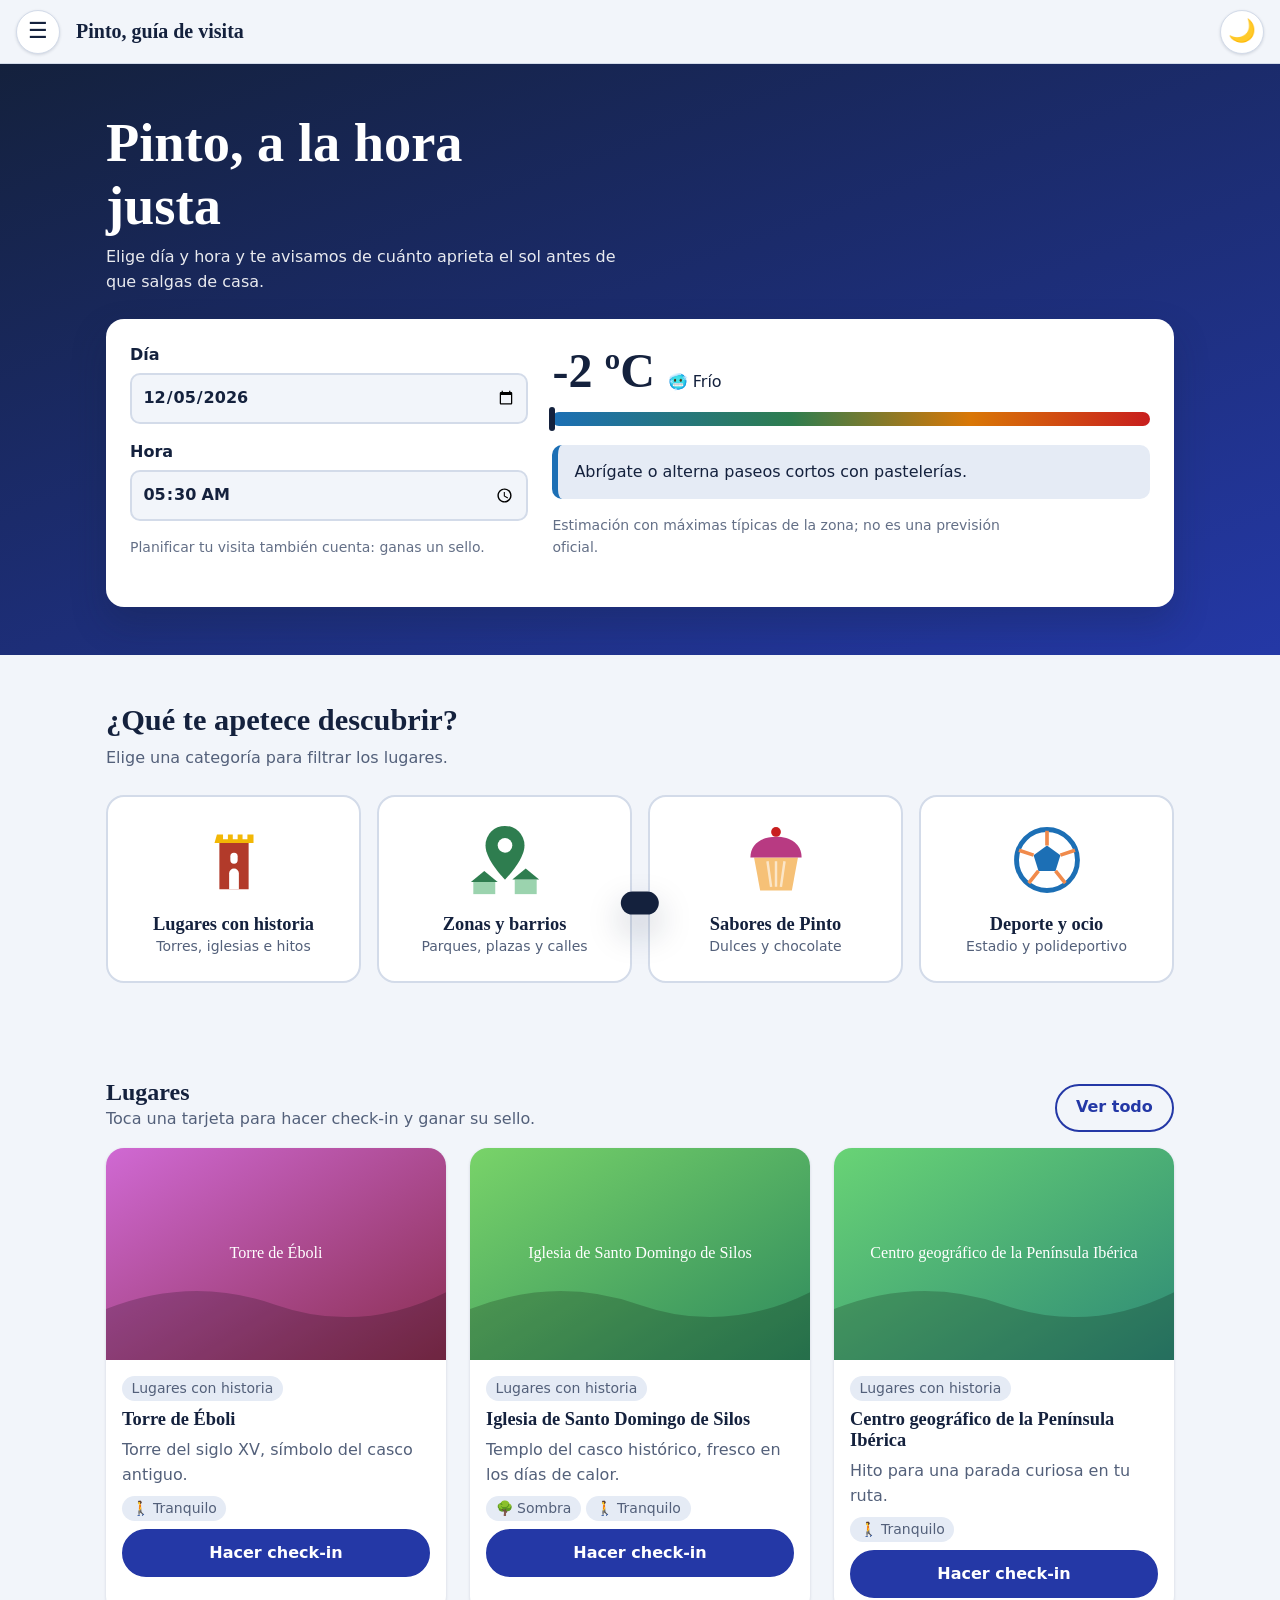
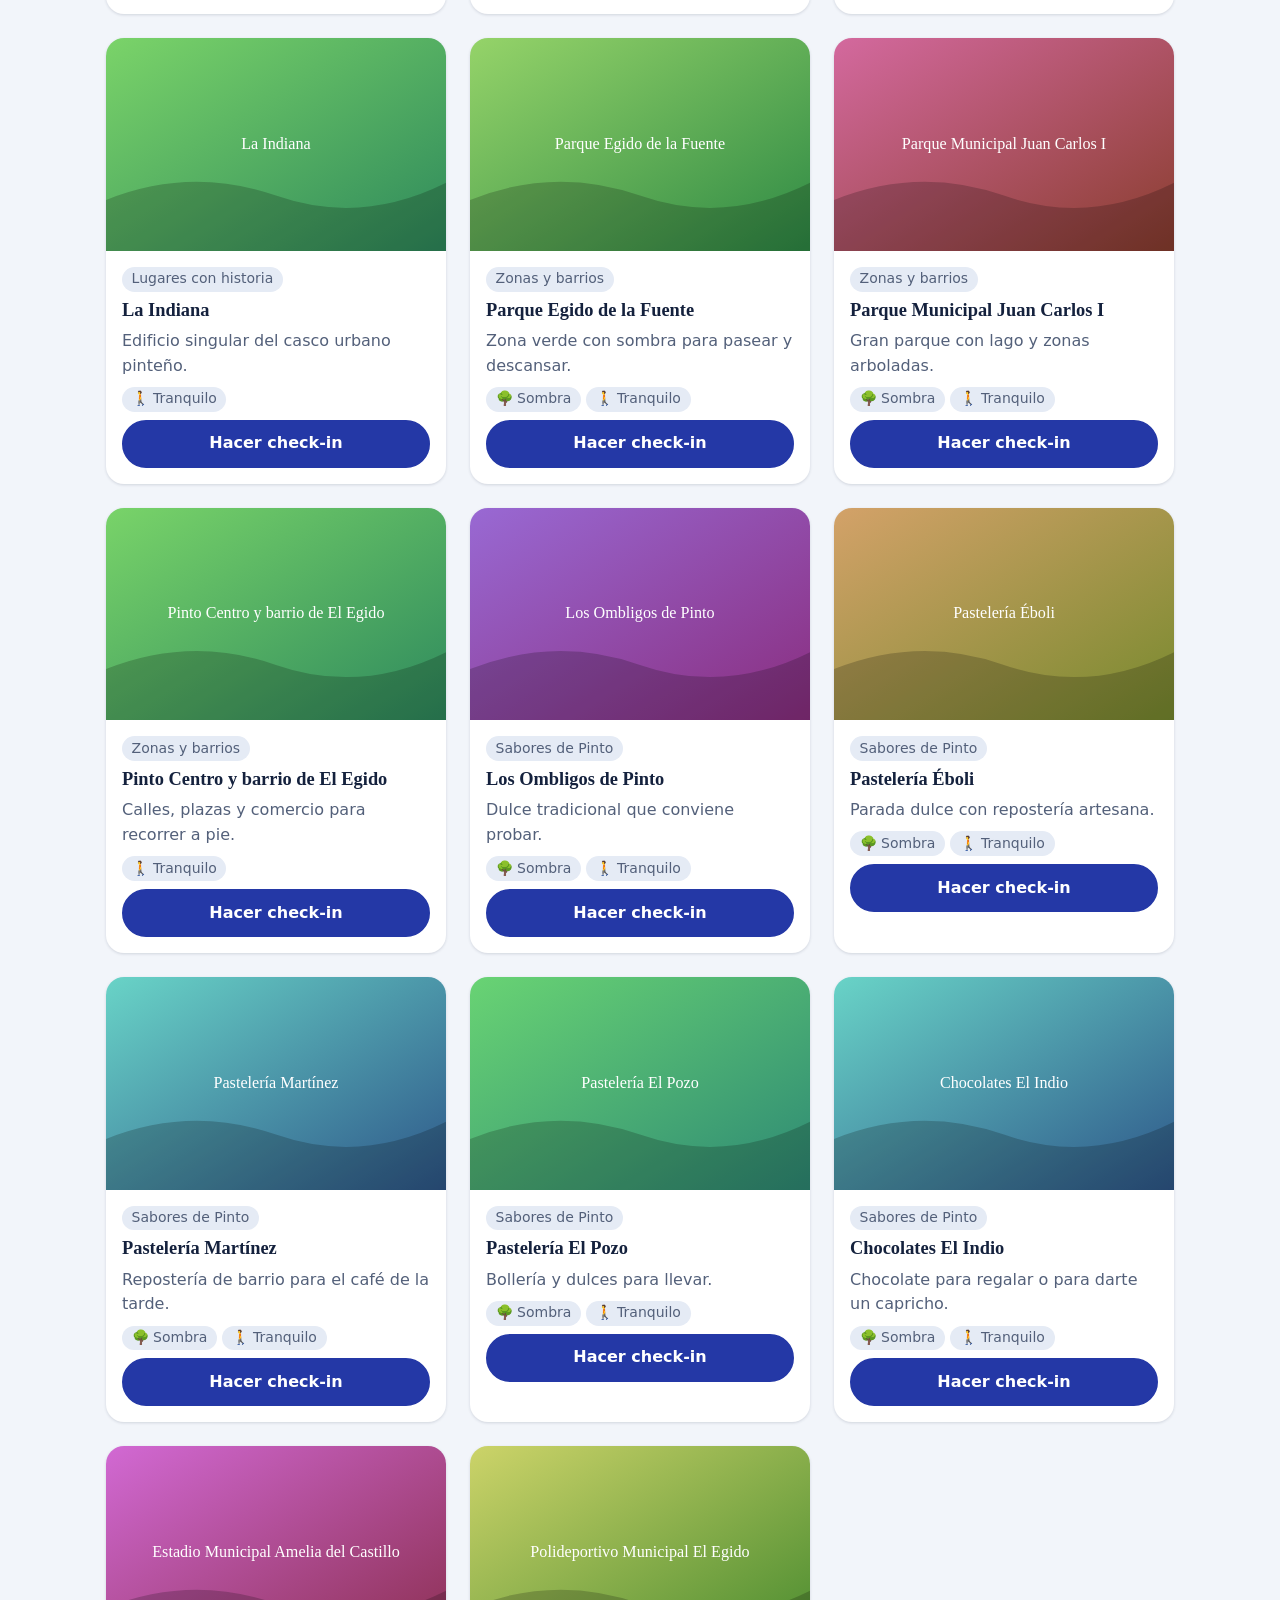
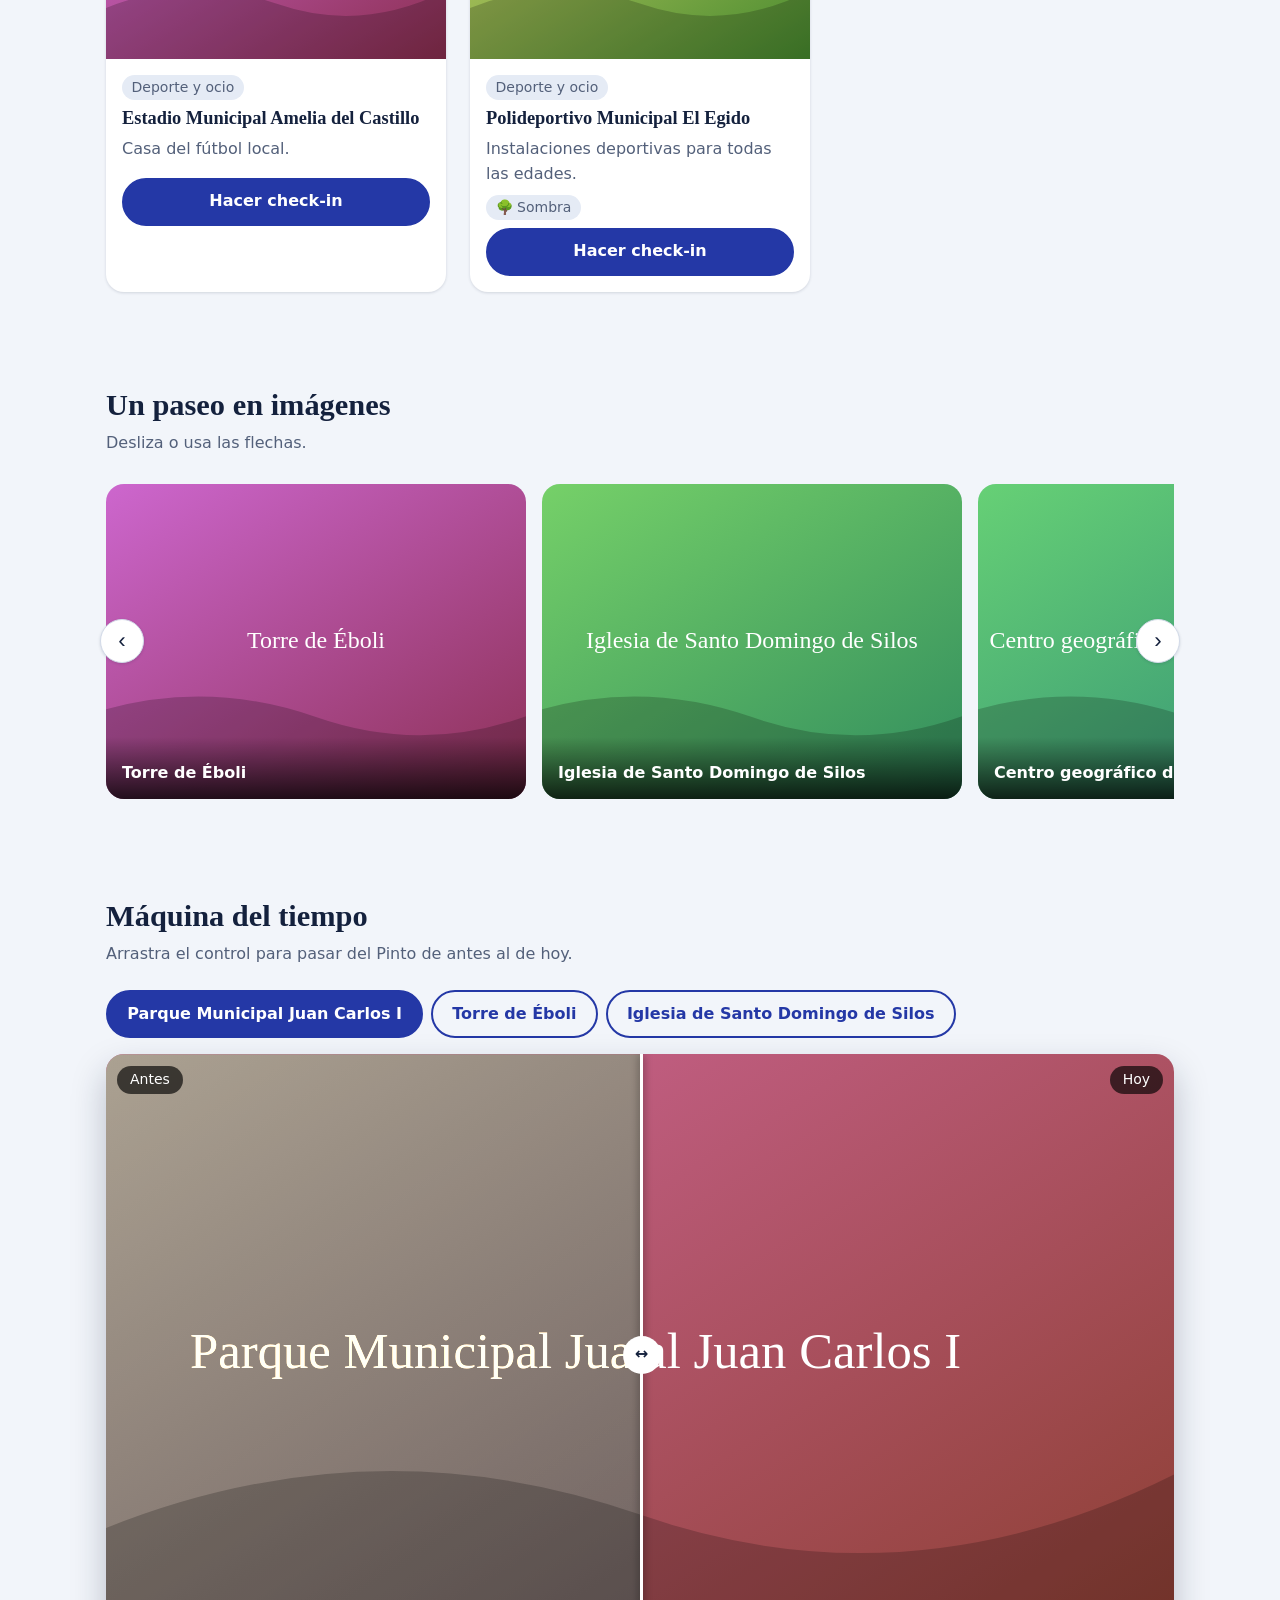
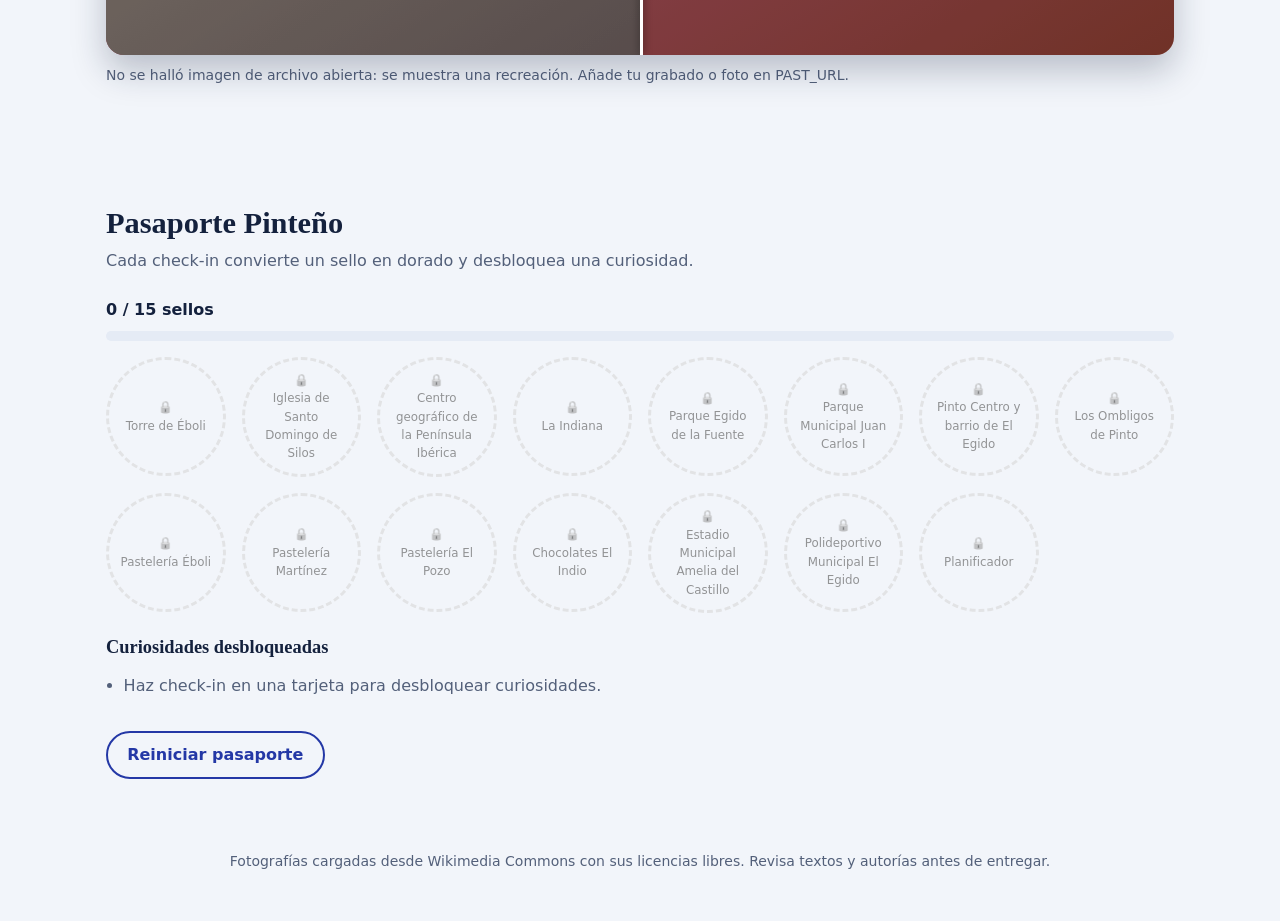
<file: versiones/claude/pinto-guia.html>
<!DOCTYPE html>
<html lang="es">
<head>
<meta charset="utf-8">
<meta name="viewport" content="width=device-width,initial-scale=1">
<title>Pinto, guía de visita</title>
<style>
/* ===== Design tokens ===== */
:root{
 --font:system-ui,-apple-system,"Segoe UI",Roboto,sans-serif;--font-title:"Palatino Linotype",Palatino,"Book Antiqua",Georgia,serif;
 --fs-s:.875rem;--fs-m:1rem;--fs-xl:clamp(2rem,5vw,3.4rem);
 --sp-1:.5rem;--sp-2:1rem;--sp-3:1.5rem;--sp-4:3rem;--r:18px;--r-s:10px;
 --brand:#2438a6;--brand-ink:#fff;--gold:#f2b705;--bg:#f2f5fa;--surface:#fff;--surface-2:#e5ebf5;--text:#14213d;--muted:#53607a;--line:#d3dbe9;
 --ok:#2e7d4f;--warm:#d97706;--hot:#c81e1e;--cool:#1c6fb5;
 --sh-1:0 1px 3px rgba(20,33,61,.15);--sh-2:0 16px 34px rgba(20,33,61,.25);
 --t:.3s cubic-bezier(.2,.7,.2,1);color-scheme:light}
[data-theme=dark]{--brand:#8fa4ff;--brand-ink:#0d1426;--bg:#0d1426;--surface:#16203a;--surface-2:#1f2b4a;--text:#eaf0ff;--muted:#a3b0cc;--line:#2c3b60;--sh-1:0 1px 3px rgba(0,0,0,.6);--sh-2:0 16px 34px rgba(0,0,0,.65);color-scheme:dark}
*{box-sizing:border-box}html{scroll-behavior:smooth;scroll-padding-top:76px}
body{margin:0;font:var(--fs-m)/1.55 var(--font);background:var(--bg);color:var(--text);transition:background var(--t),color var(--t)}
h1,h2,h3{font-family:var(--font-title);line-height:1.15;margin:0}h3{font-size:1.15rem}
p{margin:0}.sub{color:var(--muted)}.small{font-size:var(--fs-s)}
section,.wrap{max-width:1100px;margin:auto;padding:var(--sp-4) var(--sp-2)}
section>h2{font-size:1.9rem;margin-bottom:var(--sp-1)}section>.sub{margin-bottom:var(--sp-3)}
/* ===== Estados de interacción ===== */
.btn{font:inherit;font-weight:600;border:2px solid var(--brand);background:var(--brand);color:var(--brand-ink);padding:.6rem 1.2rem;border-radius:999px;cursor:pointer;transition:transform var(--t),box-shadow var(--t),background var(--t),color var(--t)}
.btn:hover{transform:translateY(-2px);box-shadow:var(--sh-2)}.btn:active{transform:scale(.96)}
.btn:disabled{opacity:.45;cursor:not-allowed;transform:none;box-shadow:none}
.btn.ghost{background:transparent;color:var(--brand)}.btn.ghost:hover{background:var(--surface-2)}
.btn:focus-visible,a:focus-visible,input:focus-visible,.card:focus-visible,.cat:focus-visible,.iconbtn:focus-visible,#track:focus-visible{outline:3px solid var(--gold);outline-offset:2px}
.iconbtn{width:44px;height:44px;border-radius:50%;border:1px solid var(--line);background:var(--surface);color:var(--text);font-size:1.4rem;line-height:1;cursor:pointer;box-shadow:var(--sh-1);touch-action:manipulation;transition:transform var(--t),box-shadow var(--t),background var(--t)}
.iconbtn:hover{transform:translateY(-2px);box-shadow:var(--sh-2)}.iconbtn:active{transform:scale(.9)}.iconbtn:disabled{opacity:.3;cursor:not-allowed;transform:none;box-shadow:none}
/* ===== Cabecera y Navigation Drawer ===== */
.top{position:sticky;top:0;z-index:20;display:flex;align-items:center;gap:var(--sp-2);padding:.6rem var(--sp-2);background:var(--bg);border-bottom:1px solid var(--line);transition:background var(--t)}
.logo{font:700 1.25rem var(--font-title);flex:1}
#scrim{position:fixed;inset:0;background:rgba(0,0,0,.55);opacity:0;pointer-events:none;transition:opacity var(--t);z-index:30}#scrim.on{opacity:1;pointer-events:auto}
#drawer{position:fixed;inset:0 auto 0 0;width:min(320px,86vw);background:var(--surface);z-index:40;padding:var(--sp-2);overflow:auto;box-shadow:var(--sh-2);transform:translateX(-102%);visibility:hidden;transition:transform var(--t),visibility 0s .3s,background var(--t)}
#drawer.on{transform:none;visibility:visible;transition:transform var(--t),background var(--t)}
#drawer h2{font-size:1.2rem;margin:var(--sp-2) .5rem .3rem}
#drawer a{display:block;padding:.7rem 1rem;border-radius:var(--r-s);color:var(--text);text-decoration:none;transition:background var(--t),padding var(--t)}
#drawer a:hover{background:var(--surface-2);padding-left:1.4rem}#drawer a:active{background:var(--line)}
.sw{display:flex;justify-content:space-between;align-items:center;gap:1rem;padding:.6rem 1rem;cursor:pointer}
.sw input{width:22px;height:22px;accent-color:var(--brand)}
/* ===== Hero + Termómetro ===== */
.hero{background:linear-gradient(160deg,#14213d,#2438a6);color:#fff}
.hero h1{font-size:var(--fs-xl);max-width:14ch}.hero p{max-width:52ch;margin:var(--sp-1) 0 var(--sp-3);opacity:.9}
.plan{display:grid;gap:var(--sp-3);background:var(--surface);color:var(--text);border-radius:var(--r);padding:var(--sp-3);box-shadow:var(--sh-2);transition:background var(--t)}
@media(min-width:760px){.plan{grid-template-columns:1fr 1.5fr}}
label{display:grid;gap:.3rem;font-weight:600;margin-bottom:var(--sp-2)}
input[type=date],input[type=time]{font:inherit;padding:.65rem;border-radius:var(--r-s);border:2px solid var(--line);background:var(--bg);color:var(--text);transition:border-color var(--t)}
input[type=date]:hover,input[type=time]:hover{border-color:var(--brand)}
.temp{display:flex;align-items:baseline;gap:.8rem}.temp b{font:700 3rem var(--font-title)}
.gauge{height:14px;border-radius:99px;margin:.9rem 0 1.2rem;position:relative;background:linear-gradient(90deg,#1c6fb5,#2e7d4f 40%,#d97706 70%,#c81e1e)}
.gauge i{position:absolute;top:-5px;left:0;width:6px;height:24px;border-radius:3px;background:var(--text);transform:translateX(-50%);transition:left .6s var(--t)}
#alert{border-left:6px solid var(--lv,var(--ok));background:var(--surface-2);padding:.9rem 1rem;border-radius:var(--r-s);margin-bottom:var(--sp-2);transition:border-color var(--t),background var(--t)}
/* ===== Categorías ===== */
.cats{display:grid;grid-template-columns:repeat(auto-fit,minmax(210px,1fr));gap:var(--sp-2)}
.cat{font:inherit;text-align:center;color:var(--text);background:var(--surface);border:2px solid var(--line);border-radius:var(--r);padding:var(--sp-3) var(--sp-2);cursor:pointer;transition:transform var(--t),box-shadow var(--t),border-color var(--t),background var(--t)}
.cat:hover{transform:translateY(-6px);box-shadow:var(--sh-2);border-color:var(--c1)}.cat:active{transform:scale(.97)}
.cat[aria-pressed=true]{border-color:var(--c1);background:var(--surface-2)}
.cat svg{width:78px;height:78px;margin-bottom:.5rem;transition:transform var(--t)}.cat:hover svg{transform:scale(1.12) rotate(-4deg)}
/* ===== Cards ===== */
.head{display:flex;justify-content:space-between;align-items:end;gap:1rem;flex-wrap:wrap}
.grid{display:grid;grid-template-columns:repeat(auto-fill,minmax(260px,1fr));gap:var(--sp-3)}
.card{display:flex;flex-direction:column;background:var(--surface);border-radius:var(--r);overflow:hidden;box-shadow:var(--sh-1);cursor:pointer;transition:transform var(--t),box-shadow var(--t),background var(--t)}
.card:hover{transform:translateY(-8px);box-shadow:var(--sh-2)}.card:active{transform:translateY(-2px)}
.ph{aspect-ratio:16/10;overflow:hidden;background:var(--surface-2)}
.ph img,.cmp img,#track img{display:block;width:100%;height:100%;object-fit:cover}
.ph img{opacity:0;transition:transform .6s,opacity .5s}.ph img.ok{opacity:1}.card:hover .ph img{transform:scale(1.1)}
.body{padding:var(--sp-2);display:grid;gap:.5rem;flex:1;align-content:start}
.tag{display:inline-block;font-size:var(--fs-s);background:var(--surface-2);padding:.1rem .6rem;border-radius:99px;color:var(--muted)}
.card.done .btn{background:var(--gold);border-color:var(--gold);color:#14213d}
/* ===== Carrusel ===== */
.car{position:relative}
#track{display:flex;gap:var(--sp-2);overflow-x:auto;scroll-snap-type:x mandatory;scrollbar-width:none;padding:4px}
#track::-webkit-scrollbar{display:none}
#track figure{margin:0;flex:0 0 min(82%,420px);scroll-snap-align:start;border-radius:var(--r);overflow:hidden;position:relative;aspect-ratio:4/3;background:var(--surface-2)}
#track img{pointer-events:none;-webkit-user-drag:none;user-select:none}
#track figcaption{position:absolute;inset:auto 0 0;padding:1.5rem 1rem .8rem;color:#fff;background:linear-gradient(transparent,rgba(0,0,0,.75));font-weight:600}
.car .iconbtn{position:absolute;top:50%;z-index:5;transform:translateY(-50%)}
.car .iconbtn:hover{transform:translateY(-50%) scale(1.08)}.car .iconbtn:active{transform:translateY(-50%) scale(.9)}
.prev{left:-6px}.next{right:-6px}
/* ===== Máquina del tiempo ===== */
.tabs{display:flex;gap:.5rem;flex-wrap:wrap;margin-bottom:var(--sp-2)}
.tabs button[aria-pressed=true]{background:var(--brand);color:var(--brand-ink)}
.cmp{position:relative;aspect-ratio:16/9;border-radius:var(--r);overflow:hidden;box-shadow:var(--sh-2);--pos:50%;background:var(--surface-2)}
.cmp img{position:absolute;inset:0}
#past{filter:sepia(.8) contrast(1.05);clip-path:inset(0 calc(100% - var(--pos)) 0 0)}
.cmp .line{position:absolute;top:0;bottom:0;left:var(--pos);width:3px;background:#fff;box-shadow:0 0 8px rgba(0,0,0,.6);pointer-events:none}
.cmp .line::after{content:"↔";position:absolute;top:50%;left:50%;transform:translate(-50%,-50%);background:#fff;color:#14213d;width:38px;height:38px;border-radius:50%;display:grid;place-items:center;font-weight:700}
.cmp input{position:absolute;inset:0;width:100%;height:100%;opacity:0;cursor:ew-resize;margin:0}
.cmp .lb{position:absolute;top:.7rem;padding:.2rem .8rem;border-radius:99px;background:rgba(0,0,0,.65);color:#fff;font-size:var(--fs-s);pointer-events:none}
/* ===== Pasaporte ===== */
.bar{height:10px;background:var(--surface-2);border-radius:99px;overflow:hidden;margin:.5rem 0 var(--sp-2)}.bar i{display:block;height:100%;width:0;background:var(--gold);transition:width .6s}
.stamps{display:grid;grid-template-columns:repeat(auto-fill,minmax(112px,1fr));gap:var(--sp-2)}
.stamp{aspect-ratio:1;border-radius:50%;display:grid;place-content:center;text-align:center;font-size:.74rem;padding:.7rem;border:3px dashed var(--line);color:var(--muted);filter:grayscale(1);opacity:.65;transition:all .6s}
.stamp.on{border:3px solid #a97800;background:radial-gradient(circle at 30% 30%,#ffe28a,var(--gold) 60%,#b88512);color:#3a2a00;filter:none;opacity:1;box-shadow:0 0 0 5px rgba(242,183,5,.3)}
.stamp.new{animation:pop .7s}
@keyframes pop{0%{transform:scale(.3) rotate(-30deg)}60%{transform:scale(1.2) rotate(8deg)}100%{transform:none}}
#facts{padding-left:1.1rem;display:grid;gap:.5rem;max-width:70ch}
#toast{position:fixed;left:50%;bottom:1.2rem;transform:translate(-50%,150%);background:var(--text);color:var(--bg);padding:.7rem 1.2rem;border-radius:99px;z-index:50;box-shadow:var(--sh-2);transition:transform var(--t);max-width:92vw}
#toast.on{transform:translate(-50%,0)}
footer{text-align:center;padding:var(--sp-3) var(--sp-2) var(--sp-4);color:var(--muted);font-size:var(--fs-s)}
@media(prefers-reduced-motion:reduce){*{transition-duration:.01s!important;animation:none!important;scroll-behavior:auto!important}}
</style>
</head>
<body>
<header class="top">
 <button class="iconbtn" id="menu" aria-label="Abrir menú" aria-expanded="false" aria-controls="drawer">☰</button>
 <span class="logo">Pinto, guía de visita</span>
 <button class="iconbtn" id="theme" aria-label="Cambiar entre modo claro y oscuro" aria-pressed="false">🌙</button>
</header>
<div id="scrim"></div>
<aside id="drawer" aria-label="Menú principal">
 <button class="iconbtn" id="close" aria-label="Cerrar menú">✕</button>
 <h2>Ir a</h2>
 <nav><a href="#inicio">Planifica tu visita</a><a href="#descubre">¿Qué te apetece descubrir?</a><a href="#lugares">Lugares</a><a href="#paseo">Un paseo en imágenes</a><a href="#tiempo">Máquina del tiempo</a><a href="#pasaporte">Pasaporte Pinteño</a></nav>
 <h2>Filtrar lugares</h2>
 <label class="sw"><span>Modo paseo tranquilo<br><small class="sub">Sin deporte ni bullicio</small></span><input type="checkbox" id="calm"></label>
 <label class="sw"><span>Zonas de sombra<br><small class="sub">Parques e interiores</small></span><input type="checkbox" id="shade"></label>
</aside>
<main>
<div class="hero" id="inicio"><div class="wrap">
 <h1>Pinto, a la hora justa</h1>
 <p>Elige día y hora y te avisamos de cuánto aprieta el sol antes de que salgas de casa.</p>
 <div class="plan">
  <div><label>Día<input type="date" id="d"></label><label>Hora<input type="time" id="t"></label><p class="sub small">Planificar tu visita también cuenta: ganas un sello.</p></div>
  <div>
   <div class="temp"><b id="deg">--</b><span id="lvl"></span></div>
   <div class="gauge" aria-hidden="true"><i id="mk"></i></div>
   <div id="alert" role="status" aria-live="polite"></div>
   <button class="btn" id="goShade" hidden>Ver planes con sombra</button>
   <p class="sub small" style="margin-top:.8rem">Estimación con máximas típicas de la zona; no es una previsión oficial.</p>
  </div>
 </div>
</div></div>
<section id="descubre"><h2>¿Qué te apetece descubrir?</h2><p class="sub">Elige una categoría para filtrar los lugares.</p><div class="cats" id="cats"></div></section>
<section id="lugares"><div class="head"><div><h2>Lugares</h2><p class="sub">Toca una tarjeta para hacer check-in y ganar su sello.</p></div><button class="btn ghost" id="all">Ver todo</button></div><div class="grid" id="grid" style="margin-top:var(--sp-2)"></div></section>
<section id="paseo"><h2>Un paseo en imágenes</h2><p class="sub">Desliza o usa las flechas.</p>
 <div class="car"><button class="iconbtn prev" id="prev" aria-label="Foto anterior">‹</button><div id="track" tabindex="0" aria-label="Galería de fotos"></div><button class="iconbtn next" id="next" aria-label="Foto siguiente">›</button></div></section>
<section id="tiempo"><h2>Máquina del tiempo</h2><p class="sub">Arrastra el control para pasar del Pinto de antes al de hoy.</p>
 <div class="tabs" id="tabs"></div>
 <div class="cmp" id="cmp"><img id="now" alt="Vista actual"><img id="past" alt="Vista histórica"><span class="lb" style="left:.7rem">Antes</span><span class="lb" style="right:.7rem">Hoy</span><div class="line"></div><input type="range" id="pos" min="0" max="100" value="50" aria-label="Comparar el antes y el hoy"></div>
 <p class="sub small" id="tmnote" style="margin-top:.6rem"></p></section>
<section id="pasaporte"><h2>Pasaporte Pinteño</h2><p class="sub">Cada check-in convierte un sello en dorado y desbloquea una curiosidad.</p>
 <b id="cnt">0 / 0</b><div class="bar"><i id="bar"></i></div><div class="stamps" id="stamps"></div>
 <h3 style="margin:var(--sp-3) 0 var(--sp-1)">Curiosidades desbloqueadas</h3><ul id="facts"></ul>
 <button class="btn ghost" id="reset" style="margin-top:var(--sp-2)">Reiniciar pasaporte</button></section>
</main>
<footer>Fotografías cargadas desde Wikimedia Commons con sus licencias libres. Revisa textos y autorías antes de entregar.</footer>
<div id="toast" role="status"></div>
<script>
const $=s=>document.querySelector(s),$$=s=>[...document.querySelectorAll(s)];
const store={get(k,d){try{return JSON.parse(localStorage.getItem(k))??d}catch{return d}},set(k,v){try{localStorage.setItem(k,JSON.stringify(v))}catch{}}};

/* ===== Datos: [id, nombre, categoría, sombra, tranquilo, descripción, consultas de imagen (separadas por |), curiosidad] ===== */
const P=[
['eboli','Torre de Éboli','historia',0,1,'Torre del siglo XV, símbolo del casco antiguo.','Torre de Éboli Pinto','Ana de Mendoza, princesa de Éboli, estuvo presa en esta torre en 1579.'],
['silos','Iglesia de Santo Domingo de Silos','historia',1,1,'Templo del casco histórico, fresco en los días de calor.','Iglesia Santo Domingo de Silos Pinto|Iglesia Pinto Madrid','Su nombre recuerda a Santo Domingo de Silos, monje benedictino del siglo XI.'],
['centro','Centro geográfico de la Península Ibérica','historia',0,1,'Hito para una parada curiosa en tu ruta.','Centro geográfico Península Ibérica Pinto|Pinto Madrid','Un punto en el mapa que sitúa a Pinto en el corazón peninsular.'],
['indiana','La Indiana','historia',0,1,'Edificio singular del casco urbano pinteño.','La Indiana Pinto|Pinto Madrid casco histórico','Las casas de indianos recuerdan a quienes hicieron fortuna en América y volvieron.'],
['egido','Parque Egido de la Fuente','zonas',1,1,'Zona verde con sombra para pasear y descansar.','Parque Egido de la Fuente Pinto|Parque Pinto Madrid','Los parques son el pulmón verde del barrio de El Egido.'],
['juan','Parque Municipal Juan Carlos I','zonas',1,1,'Gran parque con lago y zonas arboladas.','Parque Juan Carlos I Pinto|Parque Pinto Madrid lago','Lago y paseos arbolados lo convierten en el gran espacio de ocio al aire libre.'],
['pcentro','Pinto Centro y barrio de El Egido','zonas',0,1,'Calles, plazas y comercio para recorrer a pie.','Pinto Madrid plaza|Pinto Madrid calle','Recorrerlo a pie enlaza la torre, la iglesia y las pastelerías.'],
['ombligos','Los Ombligos de Pinto','sabores',1,1,'Dulce tradicional que conviene probar.','Ombligos de Pinto|dulces típicos pastelería','Un dulce con nombre propio: pruébalo recién hecho.'],
['pasteboli','Pastelería Éboli','sabores',1,1,'Parada dulce con repostería artesana.','Pastelería Éboli Pinto|pastelería escaparate dulces','Parada obligada para los golosos.'],
['pastmartinez','Pastelería Martínez','sabores',1,1,'Repostería de barrio para el café de la tarde.','Pastelería Martínez Pinto|pastelería bollería','La repostería artesana forma parte de la identidad gastronómica pinteña.'],
['pastpozo','Pastelería El Pozo','sabores',1,1,'Bollería y dulces para llevar.','Pastelería El Pozo Pinto|pastelería tarta','Un dulce a mitad de ruta recarga energías.'],
['indio','Chocolates El Indio','sabores',1,1,'Chocolate para regalar o para darte un capricho.','Chocolates El Indio Pinto|chocolate artesano bombones','El chocolate también viajó de América a nuestras mesas.'],
['estadio','Estadio Municipal Amelia del Castillo','deporte',0,0,'Casa del fútbol local.','Estadio Amelia del Castillo Pinto|estadio fútbol césped','Un día de partido es otra forma de conocer el pueblo.'],
['poli','Polideportivo Municipal El Egido','deporte',1,0,'Instalaciones deportivas para todas las edades.','Polideportivo El Egido Pinto|polideportivo pabellón','Plan de interior perfecto para esquivar el calor.']];
const S=[...P.map(p=>[p[0],p[1],p[7]]),['plan','Planificador','Elegir bien la hora evita golpes de calor: en verano, mejor a primera hora o al atardecer.']];
const ICO={
historia:'<svg viewBox="0 0 64 64"><rect x="20" y="18" width="24" height="38" fill="var(--c1)"/><path d="M16 18h32v-7h-5v4h-4v-4h-4v4h-4v-4h-4v4h-4v-4h-5z" fill="var(--c2)"/><path d="M28 56V43a4 4 0 0 1 8 0v13z" fill="#fff"/><rect x="29" y="26" width="6" height="9" rx="3" fill="#fff"/></svg>',
zonas:'<svg viewBox="0 0 64 64"><path d="M32 4a16 16 0 0 0-16 16c0 12 16 28 16 28s16-16 16-28A16 16 0 0 0 32 4z" fill="var(--c1)"/><circle cx="32" cy="20" r="6" fill="#fff"/><rect x="6" y="50" width="18" height="10" fill="var(--c2)"/><path d="M4 50l11-9 11 9z" fill="var(--c1)"/><rect x="40" y="48" width="18" height="12" fill="var(--c2)"/><path d="M38 48l11-9 11 9z" fill="var(--c1)"/></svg>',
sabores:'<svg viewBox="0 0 64 64"><path d="M14 30h36l-5 27H19z" fill="var(--c2)"/><path d="M11 30c0-11 9-17 21-17s21 6 21 17z" fill="var(--c1)"/><circle cx="32" cy="9" r="4" fill="#c81e1e"/><path d="M25 33l3 21M32 33v21M39 33l-3 21" stroke="#fff" stroke-width="2" opacity=".6"/></svg>',
deporte:'<svg viewBox="0 0 64 64"><circle cx="32" cy="32" r="25" fill="#fff" stroke="var(--c1)" stroke-width="4"/><path d="M32 20l11 8-4 13H25l-4-13z" fill="var(--c1)"/><path d="M32 20V8M43 28l12-4M39 41l8 10M25 41l-8 10M21 28L9 24" stroke="var(--c2)" stroke-width="3" fill="none"/></svg>'};
const CAT={historia:['Lugares con historia','Torres, iglesias e hitos','#b23a2a','#f2b705'],zonas:['Zonas y barrios','Parques, plazas y calles','#2e7d4f','#9bd3ae'],sabores:['Sabores de Pinto','Dulces y chocolate','#b83a82','#f6c177'],deporte:['Deporte y ocio','Estadio y polideportivo','#1c6fb5','#f08a4b']};
$('#cats').innerHTML=Object.entries(CAT).map(([k,c])=>`<button class="cat" data-cat="${k}" aria-pressed="false" style="--c1:${c[2]};--c2:${c[3]}">${ICO[k]}<h3>${c[0]}</h3><p class="sub small">${c[1]}</p></button>`).join('');

/* ===== Menú lateral y tema ===== */
const dr=$('#drawer');
function drawer(o){dr.classList.toggle('on',o);$('#scrim').classList.toggle('on',o);$('#menu').setAttribute('aria-expanded',o);(o?$('#close'):$('#menu')).focus()}
$('#menu').onclick=()=>drawer(true);$('#close').onclick=$('#scrim').onclick=()=>drawer(false);
dr.addEventListener('click',e=>{if(e.target.closest('a'))drawer(false)});
document.addEventListener('keydown',e=>{if(e.key==='Escape'&&dr.classList.contains('on'))drawer(false)});
function theme(t){document.documentElement.dataset.theme=t;$('#theme').textContent=t==='dark'?'☀️':'🌙';$('#theme').setAttribute('aria-pressed',t==='dark');store.set('th',t)}
theme(store.get('th',matchMedia('(prefers-color-scheme:dark)').matches?'dark':'light'));
$('#theme').onclick=()=>theme(document.documentElement.dataset.theme==='dark'?'light':'dark');
let tt;function toast(m){const t=$('#toast');t.textContent=m;t.classList.add('on');clearTimeout(tt);tt=setTimeout(()=>t.classList.remove('on'),2600)}

/* ===== Imágenes reales (Wikimedia Commons) con ilustración de respaldo ===== */
const art=(t,h=(t.length*47)%360)=>'data:image/svg+xml,'+encodeURIComponent(`<svg xmlns="http://www.w3.org/2000/svg" viewBox="0 0 800 500"><defs><linearGradient id="g" x1="0" y1="0" x2="1" y2="1"><stop offset="0" stop-color="hsl(${h} 55% 62%)"/><stop offset="1" stop-color="hsl(${h+40} 50% 36%)"/></linearGradient></defs><rect width="800" height="500" fill="url(#g)"/><path d="M0 380Q200 300 400 370T800 340V500H0z" fill="rgba(0,0,0,.2)"/><text x="400" y="260" font-size="38" text-anchor="middle" fill="#fff" font-family="Georgia,serif">${t}</text></svg>`);
async function find(q){
 const k='im:'+q;try{const c=sessionStorage.getItem(k);if(c!==null)return c}catch{}
 try{
  const r=await fetch('https://commons.wikimedia.org/w/api.php?'+new URLSearchParams({action:'query',generator:'search',gsrnamespace:6,gsrlimit:8,gsrsearch:'filetype:bitmap '+q,prop:'imageinfo',iiprop:'url|mime',iiurlwidth:900,format:'json',origin:'*'}));
  const pg=Object.values((await r.json()).query?.pages||{}).sort((a,b)=>a.index-b.index),strict=/pinto/i.test(q);
  const u=pg.find(p=>/jpe?g|png|webp/.test(p.imageinfo?.[0]?.mime||'')&&(!strict||/pinto|[eé]boli/i.test(p.title)))?.imageinfo[0].thumburl||'';
  try{sessionStorage.setItem(k,u)}catch{}return u
 }catch{return ''}
}
const cache={};
const imgOf=p=>cache[p[0]]??=(async()=>{for(const q of p[6].split('|')){const u=await find(q);if(u)return u}return art(p[1])})();
function hydrate(root){$$(root+' img[data-id]').forEach(i=>{const p=P.find(x=>x[0]===i.dataset.id);i.onload=()=>i.classList.add('ok');i.onerror=()=>{i.onerror=null;i.src=art(p[1])};imgOf(p).then(u=>i.src=u)})}

/* ===== Cards, filtros y check-in ===== */
const st={cat:'all',calm:false,shade:false};let got=store.get('pp',[]);
function cards(){
 const l=P.filter(p=>(st.cat==='all'||p[2]===st.cat)&&(!st.calm||p[4])&&(!st.shade||p[3]));
 $('#grid').innerHTML=l.map(p=>`<article class="card" tabindex="0" data-id="${p[0]}"><div class="ph"><img alt="${p[1]}" data-id="${p[0]}" loading="lazy"></div><div class="body"><span class="tag" style="justify-self:start">${CAT[p[2]][0]}</span><h3>${p[1]}</h3><p class="sub">${p[5]}</p><div>${p[3]?'<span class="tag">🌳 Sombra</span> ':''}${p[4]?'<span class="tag">🚶 Tranquilo</span>':''}</div><button class="btn" tabindex="-1">Hacer check-in</button></div></article>`).join('')||'<p class="sub">Ninguna parada cumple esos filtros. Prueba a quitar alguno.</p>';
 hydrate('#grid');mark();$$('.cat').forEach(b=>b.setAttribute('aria-pressed',b.dataset.cat===st.cat))}
function mark(){$$('.card').forEach(c=>{const d=got.includes(c.dataset.id);c.classList.toggle('done',d);c.querySelector('.btn').textContent=d?'Sello conseguido ★':'Hacer check-in'})}
function pass(j){
 $('#stamps').innerHTML=S.map(s=>{const on=got.includes(s[0]);return`<div class="stamp ${on?'on':''} ${s[0]===j?'new':''}">${on?'★':'🔒'}<br>${s[1]}</div>`}).join('');
 $('#bar').style.width=got.length/S.length*100+'%';$('#cnt').textContent=got.length+' / '+S.length+' sellos';
 $('#facts').innerHTML=S.filter(s=>got.includes(s[0])).map(s=>`<li><b>${s[1]}:</b> ${s[2]}</li>`).join('')||'<li class="sub">Haz check-in en una tarjeta para desbloquear curiosidades.</li>'}
function checkin(id){const s=S.find(x=>x[0]===id);if(got.includes(id))toast('Ya tienes el sello de '+s[1]);else{got.push(id);store.set('pp',got);toast('🏅 Sello desbloqueado: '+s[1])}pass(id);mark()}
$('#grid').addEventListener('click',e=>{const c=e.target.closest('.card');if(c)checkin(c.dataset.id)});
$('#grid').addEventListener('keydown',e=>{const c=e.target.closest('.card');if(c&&(e.key==='Enter'||e.key===' ')){e.preventDefault();checkin(c.dataset.id)}});
$('#cats').addEventListener('click',e=>{const b=e.target.closest('.cat');if(!b)return;st.cat=st.cat===b.dataset.cat?'all':b.dataset.cat;cards();$('#lugares').scrollIntoView()});
$('#all').onclick=()=>{st.cat='all';cards()};
$('#calm').onchange=e=>{st.calm=e.target.checked;cards();toast(st.calm?'Modo paseo tranquilo activado':'Modo paseo tranquilo desactivado')};
$('#shade').onchange=e=>{st.shade=e.target.checked;cards();toast(st.shade?'Mostrando zonas de sombra':'Mostrando todas las zonas')};
$('#reset').onclick=()=>{got=[];store.set('pp',got);pass();mark();toast('Pasaporte reiniciado')};
$('#goShade').onclick=()=>{st.shade=$('#shade').checked=true;cards();$('#lugares').scrollIntoView()};

/* ===== Termómetro de calor ===== */
const HOT=[11,14,18,21,27,35,39,38,34,24,16,12]; // máxima en día cálido típico, por mes (0 = enero)
function temp(m,h){
 const lo=HOT[m]-14,k=(1+Math.cos((h-16)*Math.PI/12))/2;let t=lo+(HOT[m]-lo)*k;
 if(m>=5&&m<=8&&h>=13&&h<=19)t=Math.max(t,m===6||m===7?38:36); // jun-sep, 13-19 h: siempre calor extremo
 return Math.round(t)}
function heat(){
 const d=$('#d').value,t=$('#t').value;if(!d||!t)return;
 const T=temp(+d.split('-')[1]-1,+t.split(':')[0]);
 const L=T>=35?['var(--hot)','🔥 Calor extremo','Alerta de calor extremo: evita la exposición al sol. Elige interiores (iglesia, pastelerías, polideportivo) o visita antes de las 11:00 o después de las 20:00.']
 :T>=30?['var(--warm)','☀️ Calor alto','Lleva agua y gorra, busca la sombra de los parques y evita las horas centrales.']
 :T>=20?['var(--ok)','😊 Agradable','Buen momento para recorrer Pinto a pie.']
 :T>=10?['var(--cool)','🧥 Fresco','Lleva una chaqueta ligera: ideal para una ruta larga.']
 :['var(--cool)','🥶 Frío','Abrígate o alterna paseos cortos con pastelerías.'];
 $('#deg').textContent=T+' ºC';$('#lvl').textContent=L[1];$('#alert').textContent=L[2];$('#alert').style.setProperty('--lv',L[0]);
 $('#mk').style.left=Math.min(100,Math.max(0,T/45*100))+'%';$('#goShade').hidden=T<30}
const n=new Date();$('#d').value=n.toLocaleDateString('en-CA');$('#t').value=n.toTimeString().slice(0,5);
['#d','#t'].forEach(s=>{$(s).addEventListener('input',heat);$(s).addEventListener('change',()=>{heat();checkin('plan')})});

/* ===== Carrusel ===== */
const tr=$('#track');
tr.innerHTML=P.map(p=>`<figure><img alt="${p[1]}" data-id="${p[0]}" draggable="false"><figcaption>${p[1]}</figcaption></figure>`).join('');hydrate('#track');
const go=d=>tr.scrollBy({left:d*(tr.firstElementChild.offsetWidth+16),behavior:'smooth'});
function upd(){$('#prev').disabled=tr.scrollLeft<4;$('#next').disabled=tr.scrollLeft+tr.clientWidth>=tr.scrollWidth-4}
$('#prev').onclick=()=>go(-1);$('#next').onclick=()=>go(1);
tr.addEventListener('scroll',upd,{passive:true});addEventListener('resize',upd);
tr.addEventListener('keydown',e=>{if(e.key==='ArrowRight'){e.preventDefault();go(1)}if(e.key==='ArrowLeft'){e.preventDefault();go(-1)}});upd();

/* ===== Máquina del tiempo ===== */
const T2=[['juan','Pinto Madrid grabado antiguo'],['eboli','Torre de Éboli Pinto grabado antiguo'],['silos','Iglesia Santo Domingo de Silos Pinto fotografía antigua']];
const PAST_URL={}; // Pega aquí tus grabados o fotos de archivo verificados, p. ej. {eboli:'https://…/grabado.jpg'}
$('#tabs').innerHTML=T2.map((t,i)=>`<button class="btn ghost" data-i="${i}" aria-pressed="false">${P.find(p=>p[0]===t[0])[1]}</button>`).join('');
async function tm(i){
 const[id,pq]=T2[i],p=P.find(x=>x[0]===id);$$('#tabs button').forEach((b,j)=>b.setAttribute('aria-pressed',j===i));
 const[now,u]=await Promise.all([imgOf(p),PAST_URL[id]||find(pq)]);
 $('#now').src=now;$('#past').src=u||art(p[1]+' (recreación)');
 $('#tmnote').textContent=u?'Imagen de "antes" localizada en Wikimedia Commons: comprueba su fecha y autoría o sustitúyela en PAST_URL.':'No se halló imagen de archivo abierta: se muestra una recreación. Añade tu grabado o foto en PAST_URL.'}
$('#tabs').addEventListener('click',e=>{const b=e.target.closest('button');if(b)tm(+b.dataset.i)});
$('#pos').addEventListener('input',e=>$('#cmp').style.setProperty('--pos',e.target.value+'%'));

cards();pass();heat();tm(0);
</script>
</body>
</html>
</file>
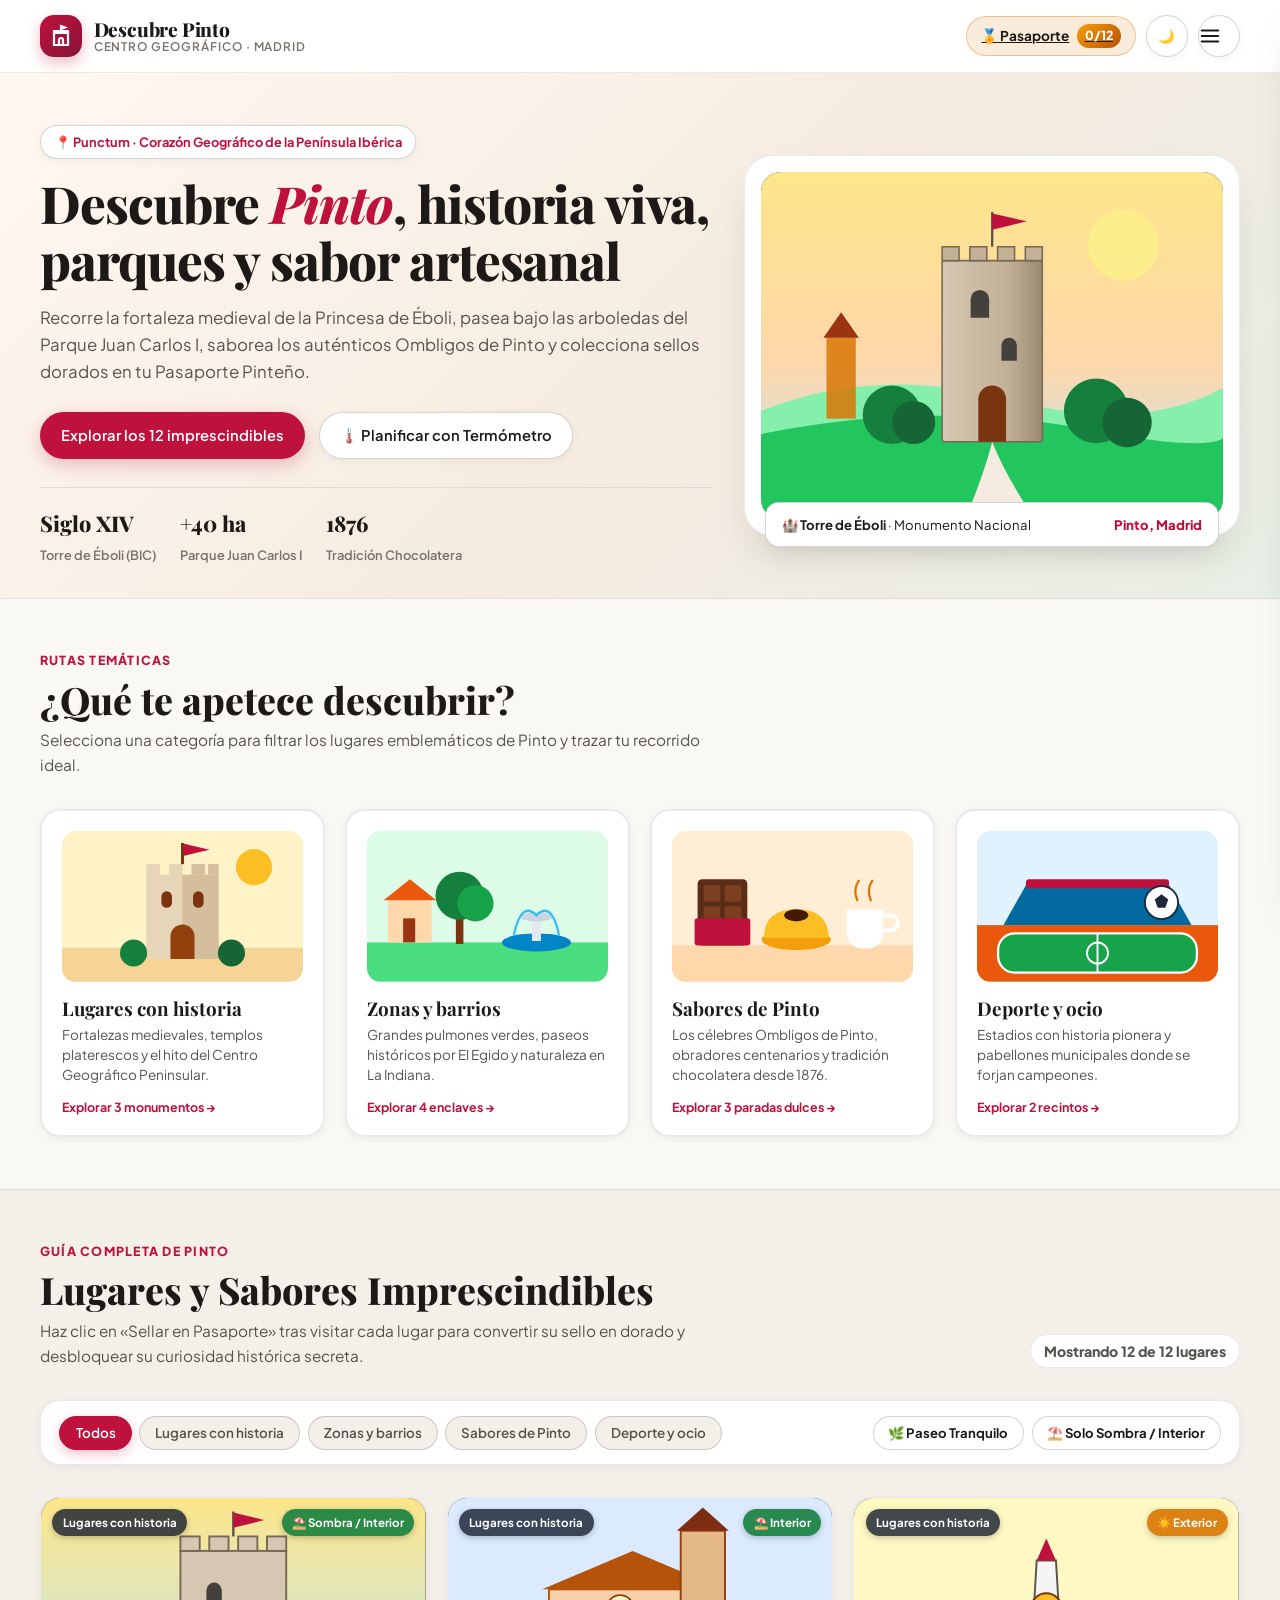
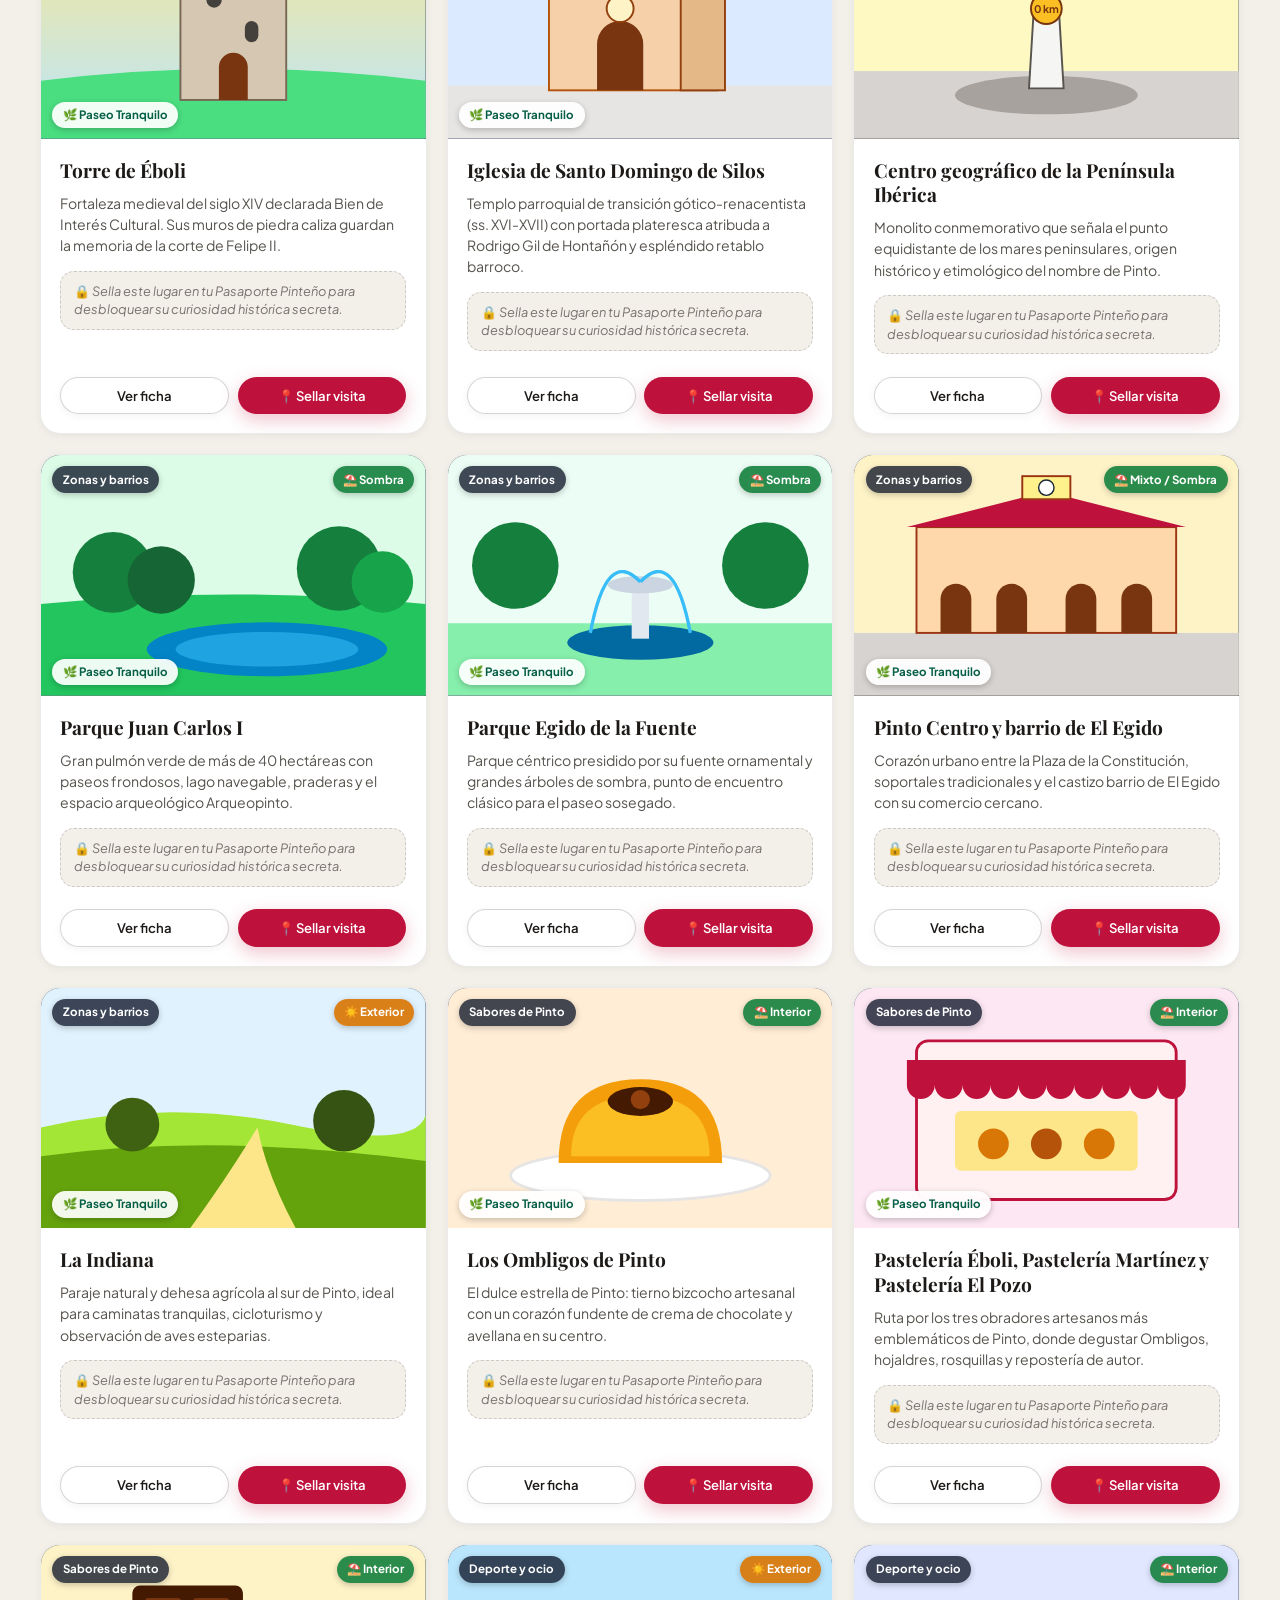
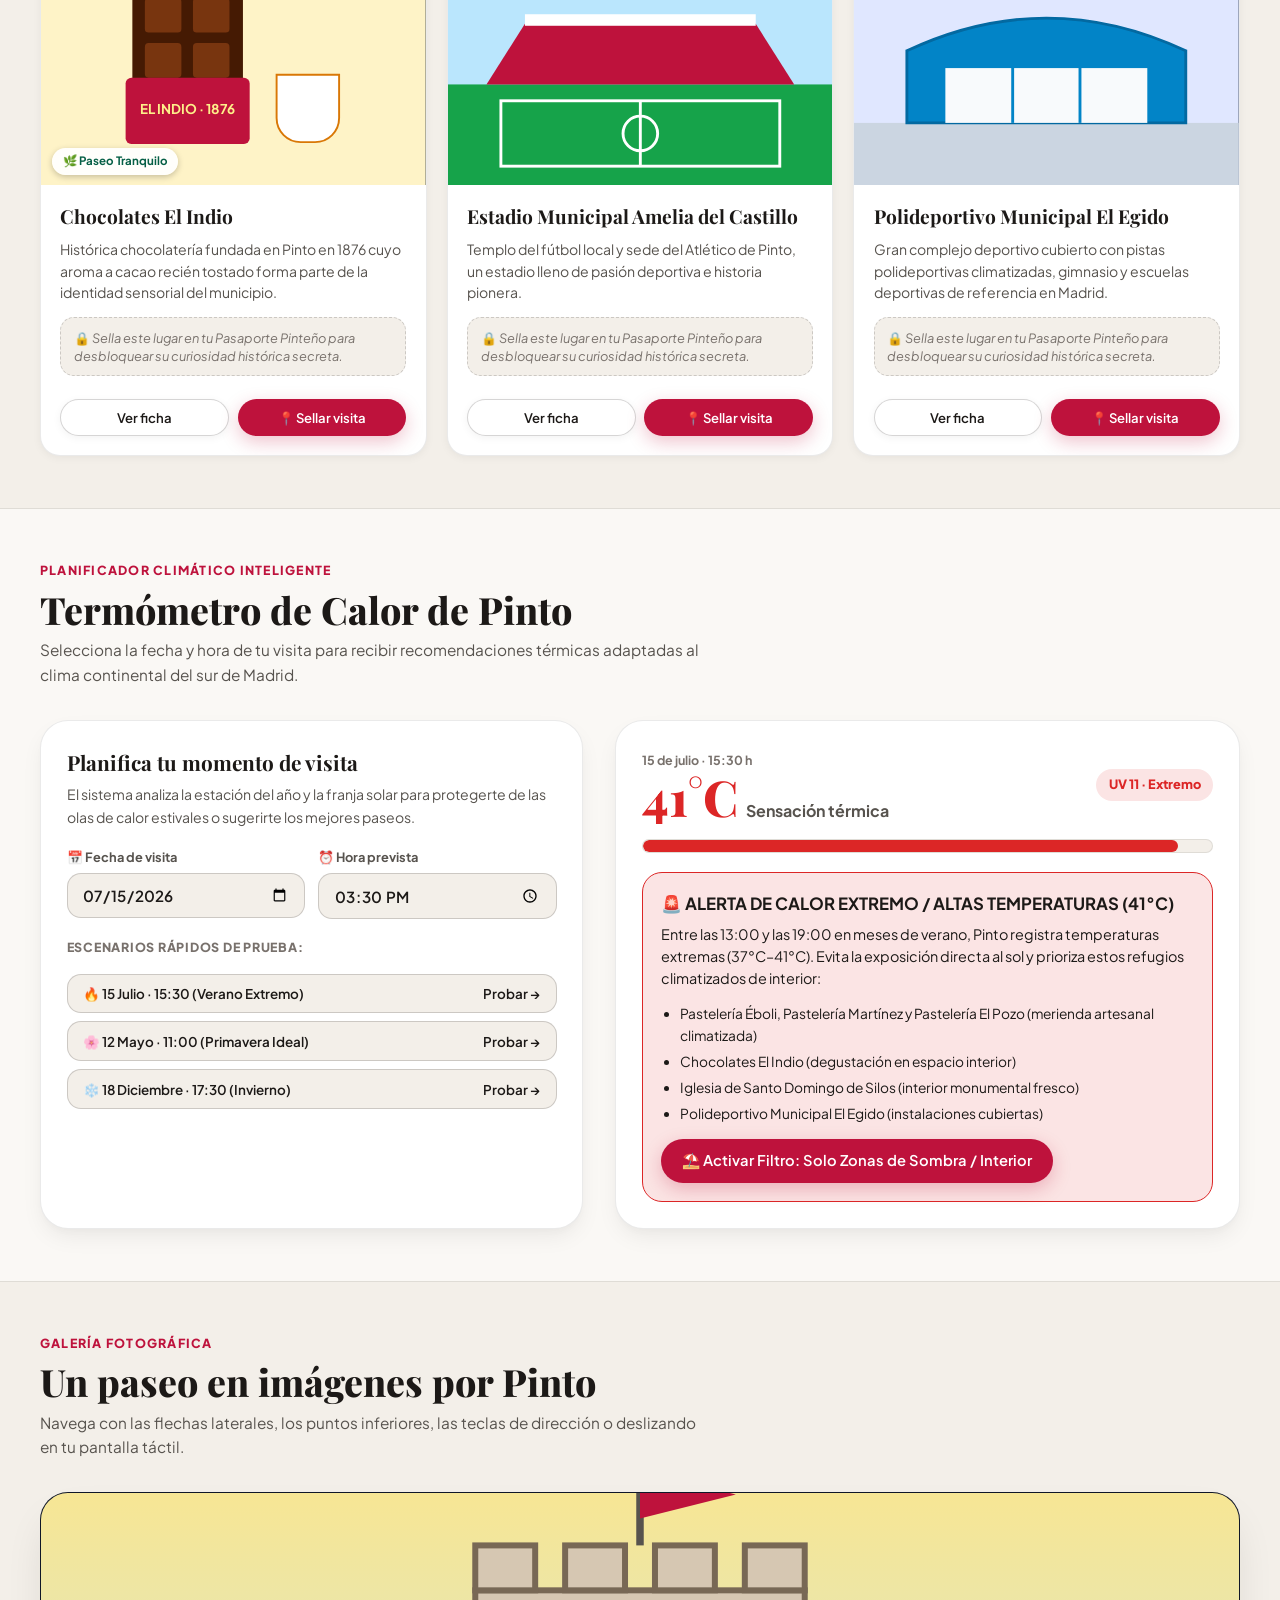
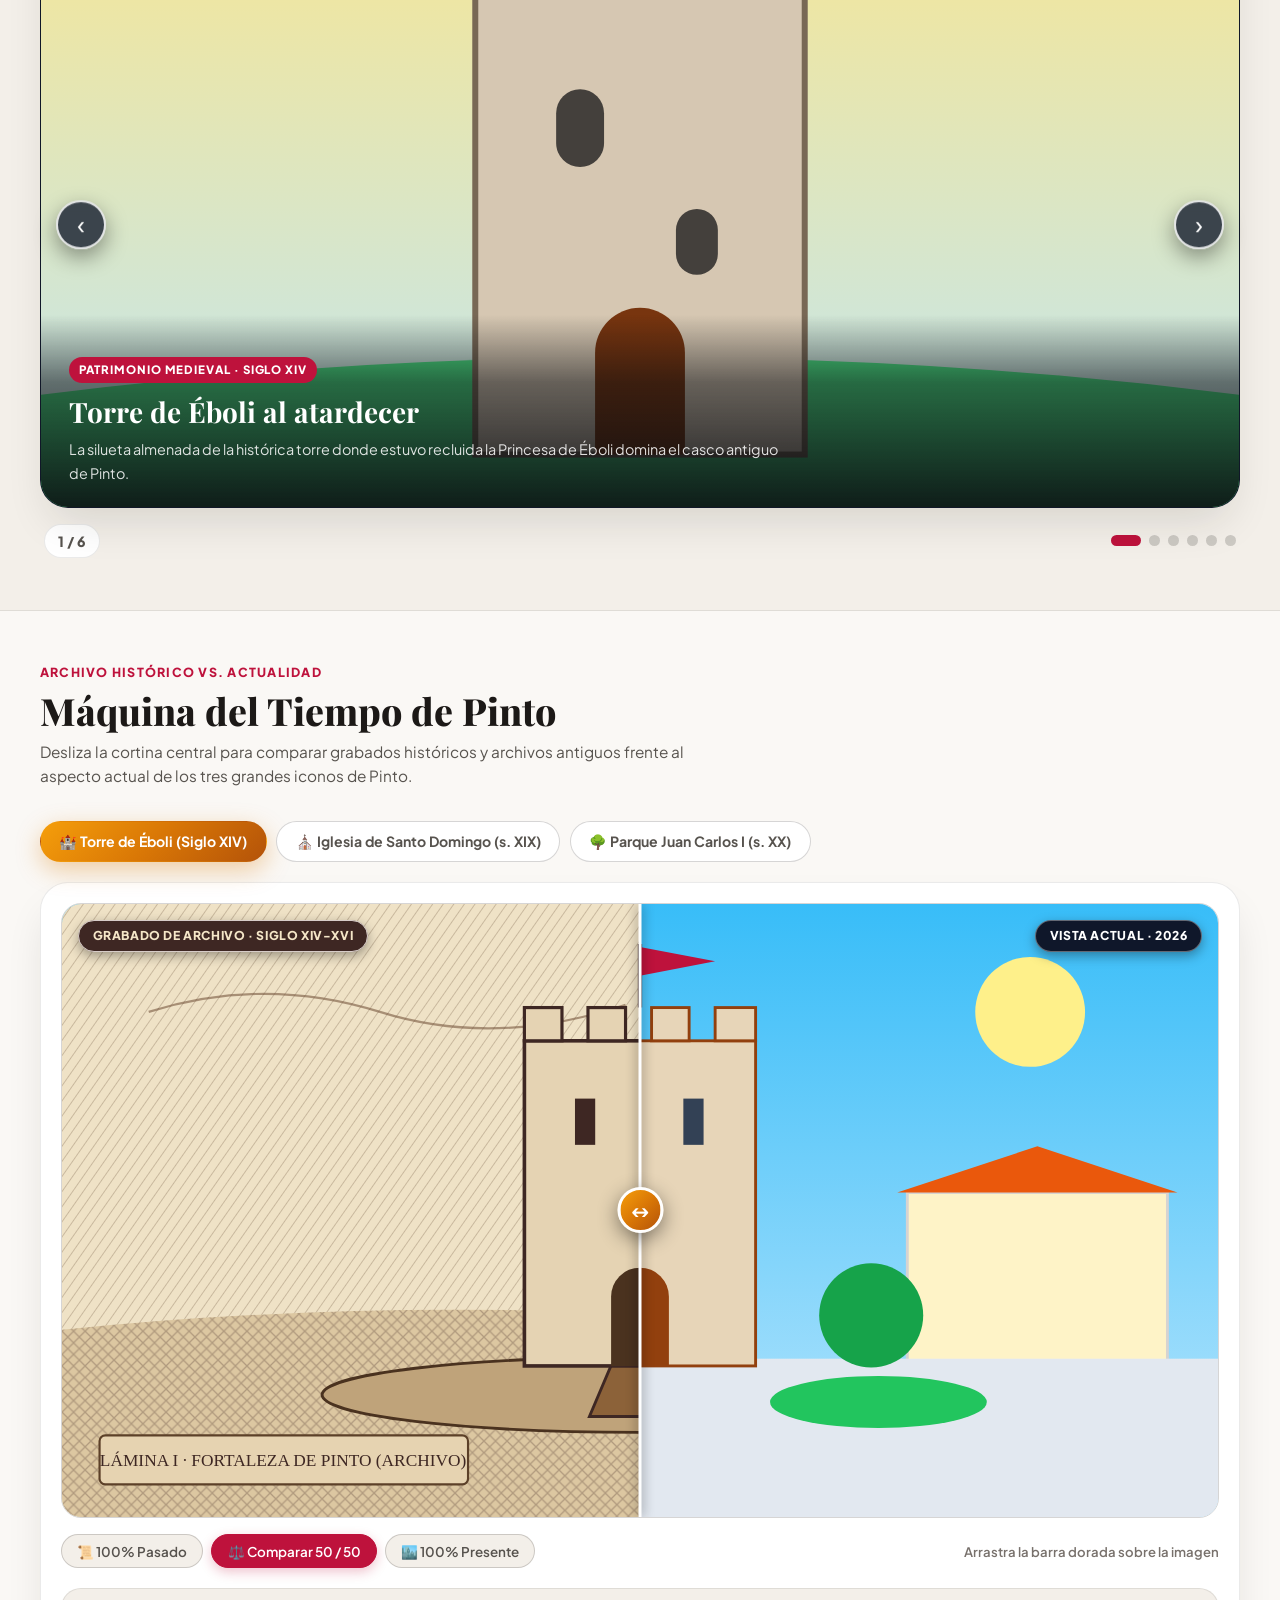
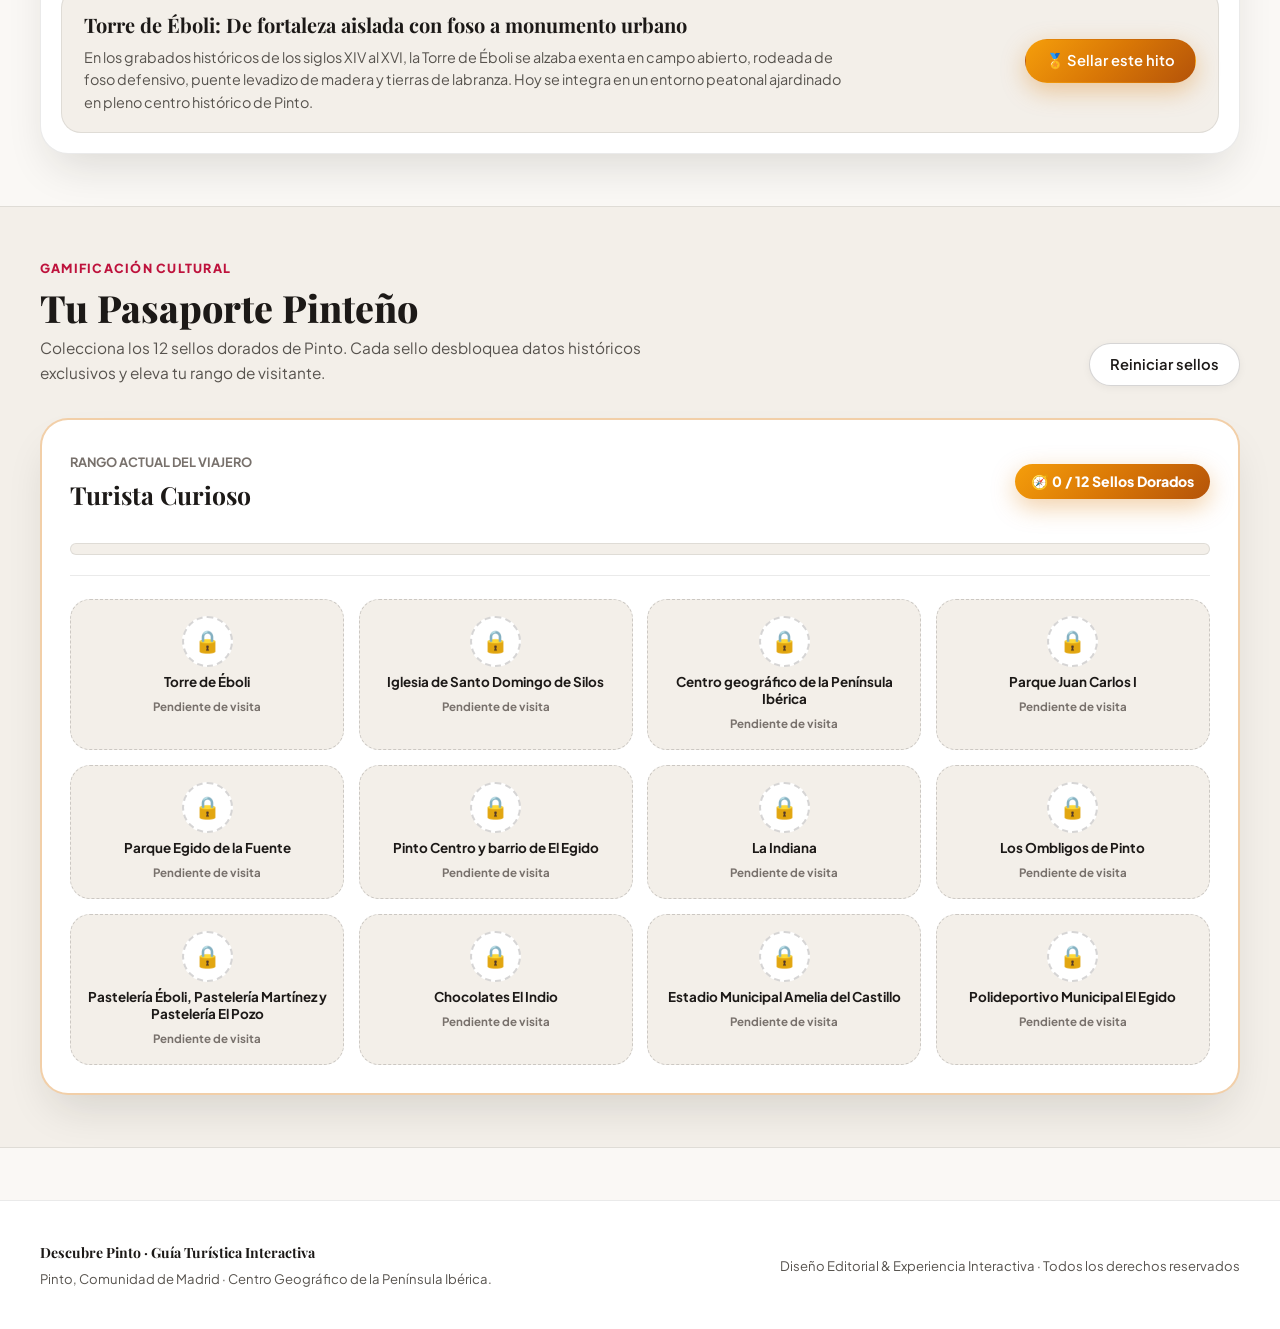
<file: versiones/gemini/descubre_pinto_gu_a_tur_stica_interactiva.html>
<!DOCTYPE html>
<html lang="es" data-theme="light">
<head>
  <meta charset="UTF-8" />
  <meta name="viewport" content="width=device-width, initial-scale=1.0" />
  <title>Descubre Pinto · Guía Turística Interactiva (Madrid)</title>
  <!-- Tipografías editoriales y de interfaz -->
  <link rel="preconnect" href="https://fonts.googleapis.com" />
  <link rel="preconnect" href="https://fonts.gstatic.com" crossorigin />
  <link href="https://fonts.googleapis.com/css2?family=Playfair+Display:ital,wght@0,600;0,700;0,800;1,600&family=Plus+Jakarta+Sans:wght@400;500;600;700;800&display=swap" rel="stylesheet" />

  <style>
    /* ==========================================================================
       1. DESIGN TOKENS (VARIABLES CSS PARA MODO CLARO Y MODO OSCURO)
       ========================================================================== */
    :root {
      /* Tipografía */
      --font-display: 'Playfair Display', Georgia, serif;
      --font-sans: 'Plus Jakarta Sans', -apple-system, BlinkMacSystemFont, sans-serif;

      /* Paleta de Colores - Modo Claro Editorial */
      --bg-body: #faf8f5;
      --bg-surface: #ffffff;
      --bg-surface-alt: #f3efe9;
      --bg-glass: rgba(255, 255, 255, 0.88);
      --bg-hero-grad: linear-gradient(135deg, #fff8f1 0%, #f5ebe0 55%, #e8efe6 100%);

      --text-primary: #1c1917;
      --text-secondary: #57534e;
      --text-muted: #78716c;
      --text-inverse: #ffffff;

      /* Acentos Heráldicos y Naturales de Pinto */
      --accent-crimson: #be123c;
      --accent-crimson-hover: #9f1239;
      --accent-crimson-soft: rgba(190, 18, 60, 0.1);

      --accent-gold: #d97706;
      --accent-gold-bright: #f59e0b;
      --accent-gold-grad: linear-gradient(135deg, #f59e0b 0%, #d97706 50%, #b45309 100%);
      --accent-gold-soft: rgba(217, 119, 6, 0.14);

      --accent-green: #15803d;
      --accent-green-soft: rgba(21, 128, 61, 0.12);

      --accent-blue: #0369a1;
      --accent-blue-soft: rgba(3, 105, 161, 0.12);

      --accent-danger: #dc2626;
      --accent-danger-soft: rgba(220, 38, 38, 0.12);

      /* Bordes */
      --border-subtle: rgba(28, 25, 23, 0.09);
      --border-strong: rgba(28, 25, 23, 0.18);

      /* Sombras */
      --shadow-sm: 0 2px 8px rgba(28, 25, 23, 0.05);
      --shadow-md: 0 10px 25px -5px rgba(28, 25, 23, 0.08), 0 4px 10px -4px rgba(28, 25, 23, 0.04);
      --shadow-lg: 0 22px 45px -12px rgba(28, 25, 23, 0.14);
      --shadow-gold: 0 8px 24px rgba(217, 119, 6, 0.35);

      /* Espaciados */
      --space-xs: 0.375rem;
      --space-sm: 0.75rem;
      --space-md: 1.25rem;
      --space-lg: 2rem;
      --space-xl: 3.25rem;
      --space-2xl: 4.5rem;

      /* Radios de Borde */
      --radius-sm: 0.5rem;
      --radius-md: 0.875rem;
      --radius-lg: 1.25rem;
      --radius-xl: 1.75rem;
      --radius-full: 9999px;

      /* Transiciones */
      --transition-fast: 0.18s ease;
      --transition-smooth: 0.35s cubic-bezier(0.22, 1, 0.36, 1);
      --transition-bounce: 0.45s cubic-bezier(0.34, 1.56, 0.64, 1);
    }

    /* ==========================================================================
       2. DESIGN TOKENS - MODO OSCURO DINÁMICO ([data-theme="dark"])
       ========================================================================== */
    [data-theme="dark"] {
      --bg-body: #0f1115;
      --bg-surface: #181b22;
      --bg-surface-alt: #212631;
      --bg-glass: rgba(24, 27, 34, 0.88);
      --bg-hero-grad: linear-gradient(135deg, #1b171c 0%, #151922 55%, #131e1b 100%);

      --text-primary: #f5f5f4;
      --text-secondary: #d6d3d1;
      --text-muted: #a8a29e;
      --text-inverse: #0f1115;

      --accent-crimson: #fb7185;
      --accent-crimson-hover: #f43f5e;
      --accent-crimson-soft: rgba(251, 113, 133, 0.15);

      --accent-gold: #fbbf24;
      --accent-gold-bright: #fcd34d;
      --accent-gold-grad: linear-gradient(135deg, #fcd34d 0%, #f59e0b 55%, #d97706 100%);
      --accent-gold-soft: rgba(251, 191, 36, 0.16);

      --accent-green: #4ade80;
      --accent-green-soft: rgba(74, 222, 128, 0.14);

      --accent-blue: #38bdf8;
      --accent-blue-soft: rgba(56, 189, 248, 0.14);

      --accent-danger: #f87171;
      --accent-danger-soft: rgba(248, 113, 113, 0.16);

      --border-subtle: rgba(255, 255, 255, 0.08);
      --border-strong: rgba(255, 255, 255, 0.18);

      --shadow-sm: 0 2px 10px rgba(0, 0, 0, 0.35);
      --shadow-md: 0 12px 28px rgba(0, 0, 0, 0.45);
      --shadow-lg: 0 24px 50px rgba(0, 0, 0, 0.6);
      --shadow-gold: 0 8px 26px rgba(251, 191, 36, 0.28);
    }

    /* ==========================================================================
       3. RESET Y ESTILOS BASE
       ========================================================================== */
    *, *::before, *::after {
      box-sizing: border-box;
      margin: 0;
      padding: 0;
    }

    html {
      scroll-behavior: smooth;
      font-size: 16px;
    }

    body {
      font-family: var(--font-sans);
      background-color: var(--bg-body);
      color: var(--text-primary);
      line-height: 1.6;
      overflow-x: hidden;
      transition: background-color var(--transition-smooth), color var(--transition-smooth);
    }

    img, svg {
      display: block;
      max-width: 100%;
    }

    button, input, select {
      font-family: inherit;
      color: inherit;
    }

    .container {
      width: 100%;
      max-width: 1240px;
      margin: 0 auto;
      padding: 0 var(--space-md);
    }

    /* ==========================================================================
       4. ESTADOS DE INTERACCIÓN GLOBALES (:hover, :active, :focus-visible, :disabled)
       ========================================================================== */
    .btn {
      display: inline-flex;
      align-items: center;
      justify-content: center;
      gap: 0.5rem;
      padding: 0.7rem 1.25rem;
      border-radius: var(--radius-full);
      border: 1px solid transparent;
      font-weight: 600;
      font-size: 0.92rem;
      cursor: pointer;
      text-decoration: none;
      transition: transform var(--transition-fast), background-color var(--transition-fast),
                  box-shadow var(--transition-fast), border-color var(--transition-fast), opacity var(--transition-fast);
      user-select: none;
    }

    .btn:hover:not(:disabled) {
      transform: translateY(-2px);
    }

    .btn:active:not(:disabled) {
      transform: translateY(0) scale(0.97);
    }

    .btn:focus-visible,
    button:focus-visible,
    input:focus-visible,
    [tabindex]:focus-visible {
      outline: 3px solid var(--accent-gold-bright);
      outline-offset: 2px;
    }

    .btn:disabled {
      opacity: 0.45;
      cursor: not-allowed;
      transform: none;
    }

    .btn-primary {
      background-color: var(--accent-crimson);
      color: #ffffff;
      box-shadow: 0 6px 18px rgba(190, 18, 60, 0.25);
    }
    .btn-primary:hover:not(:disabled) {
      background-color: var(--accent-crimson-hover);
      box-shadow: 0 10px 24px rgba(190, 18, 60, 0.35);
    }

    .btn-secondary {
      background-color: var(--bg-surface);
      color: var(--text-primary);
      border-color: var(--border-strong);
      box-shadow: var(--shadow-sm);
    }
    .btn-secondary:hover:not(:disabled) {
      background-color: var(--bg-surface-alt);
      border-color: var(--accent-crimson);
    }

    .btn-gold {
      background: var(--accent-gold-grad);
      color: #ffffff;
      box-shadow: var(--shadow-gold);
    }
    .btn-gold:hover:not(:disabled) {
      filter: brightness(1.06);
    }

    .btn-icon {
      width: 2.65rem;
      height: 2.65rem;
      padding: 0;
      border-radius: var(--radius-full);
      background-color: var(--bg-surface);
      border: 1px solid var(--border-strong);
      color: var(--text-primary);
      box-shadow: var(--shadow-sm);
    }
    .btn-icon:hover:not(:disabled) {
      background-color: var(--bg-surface-alt);
      border-color: var(--accent-crimson);
    }

    /* ==========================================================================
       5. HEADER FIJO Y NAVIGATION DRAWER
       ========================================================================== */
    .site-header {
      position: sticky;
      top: 0;
      z-index: 90;
      background-color: var(--bg-glass);
      backdrop-filter: blur(14px);
      -webkit-backdrop-filter: blur(14px);
      border-bottom: 1px solid var(--border-subtle);
      transition: background-color var(--transition-smooth), border-color var(--transition-smooth);
    }

    .header-inner {
      display: flex;
      align-items: center;
      justify-content: space-between;
      height: 4.5rem;
      gap: 0.75rem;
    }

    .brand {
      display: flex;
      align-items: center;
      gap: 0.75rem;
      text-decoration: none;
      color: var(--text-primary);
    }

    .brand-emblem {
      width: 2.6rem;
      height: 2.6rem;
      border-radius: var(--radius-md);
      background: linear-gradient(135deg, var(--accent-crimson), #881337);
      display: flex;
      align-items: center;
      justify-content: center;
      color: #fff;
      box-shadow: 0 6px 14px rgba(190, 18, 60, 0.28);
      flex-shrink: 0;
    }

    .brand-text {
      display: flex;
      flex-direction: column;
      line-height: 1.15;
    }

    .brand-title {
      font-family: var(--font-display);
      font-weight: 800;
      font-size: 1.2rem;
      letter-spacing: -0.01em;
    }

    .brand-subtitle {
      font-size: 0.74rem;
      font-weight: 600;
      color: var(--text-muted);
      text-transform: uppercase;
      letter-spacing: 0.08em;
    }

    .header-actions {
      display: flex;
      align-items: center;
      gap: 0.6rem;
    }

    .passport-pill {
      display: inline-flex;
      align-items: center;
      gap: 0.45rem;
      padding: 0.45rem 0.9rem;
      border-radius: var(--radius-full);
      background-color: var(--accent-gold-soft);
      border: 1px solid rgba(217, 119, 6, 0.35);
      color: var(--text-primary);
      font-weight: 700;
      font-size: 0.85rem;
      cursor: pointer;
      transition: transform var(--transition-fast), box-shadow var(--transition-fast);
    }

    .passport-pill:hover {
      transform: translateY(-2px);
      box-shadow: var(--shadow-gold);
    }

    .passport-count {
      background: var(--accent-gold-grad);
      color: #fff;
      padding: 0.1rem 0.5rem;
      border-radius: var(--radius-full);
      font-size: 0.78rem;
      font-weight: 800;
    }

    .active-filters-bar {
      background-color: var(--bg-surface-alt);
      border-bottom: 1px solid var(--border-subtle);
      padding: 0.45rem 0;
      font-size: 0.82rem;
      display: none;
    }

    .active-filters-bar.visible {
      display: block;
    }

    .active-filters-inner {
      display: flex;
      align-items: center;
      justify-content: space-between;
      flex-wrap: wrap;
      gap: 0.5rem;
    }

    .filter-chips {
      display: flex;
      align-items: center;
      flex-wrap: wrap;
      gap: 0.4rem;
    }

    .filter-chip {
      display: inline-flex;
      align-items: center;
      gap: 0.35rem;
      padding: 0.2rem 0.65rem;
      border-radius: var(--radius-full);
      background-color: var(--accent-crimson-soft);
      color: var(--accent-crimson);
      font-weight: 700;
      font-size: 0.78rem;
    }

    /* Navigation Drawer Lateral */
    .drawer-overlay {
      position: fixed;
      inset: 0;
      background: rgba(15, 17, 21, 0.62);
      backdrop-filter: blur(4px);
      z-index: 140;
      opacity: 0;
      visibility: hidden;
      transition: opacity var(--transition-smooth), visibility var(--transition-smooth);
    }

    .drawer-overlay.open {
      opacity: 1;
      visibility: visible;
    }

    .nav-drawer {
      position: fixed;
      top: 0;
      right: 0;
      width: min(370px, 90vw);
      height: 100dvh;
      background-color: var(--bg-surface);
      border-left: 1px solid var(--border-subtle);
      box-shadow: var(--shadow-lg);
      z-index: 150;
      transform: translateX(102%);
      transition: transform var(--transition-smooth);
      display: flex;
      flex-direction: column;
      overflow-y: auto;
    }

    .nav-drawer.open {
      transform: translateX(0);
    }

    .drawer-header {
      display: flex;
      align-items: center;
      justify-content: space-between;
      padding: 1.25rem 1.4rem;
      border-bottom: 1px solid var(--border-subtle);
    }

    .drawer-title {
      font-family: var(--font-display);
      font-size: 1.2rem;
      font-weight: 700;
    }

    .drawer-body {
      padding: 1.25rem 1.4rem;
      display: flex;
      flex-direction: column;
      gap: 1.5rem;
    }

    .drawer-group-title {
      font-size: 0.75rem;
      text-transform: uppercase;
      letter-spacing: 0.09em;
      font-weight: 800;
      color: var(--text-muted);
      margin-bottom: 0.65rem;
    }

    .drawer-nav-list {
      list-style: none;
      display: flex;
      flex-direction: column;
      gap: 0.35rem;
    }

    .drawer-nav-link {
      display: flex;
      align-items: center;
      gap: 0.7rem;
      padding: 0.65rem 0.85rem;
      border-radius: var(--radius-md);
      text-decoration: none;
      color: var(--text-primary);
      font-weight: 600;
      font-size: 0.94rem;
      transition: background-color var(--transition-fast), color var(--transition-fast), transform var(--transition-fast);
    }

    .drawer-nav-link:hover {
      background-color: var(--bg-surface-alt);
      color: var(--accent-crimson);
      transform: translateX(4px);
    }

    /* Interruptores Toggle en Drawer */
    .toggle-card {
      background-color: var(--bg-surface-alt);
      border: 1px solid var(--border-subtle);
      border-radius: var(--radius-md);
      padding: 0.85rem 1rem;
      display: flex;
      align-items: center;
      justify-content: space-between;
      gap: 0.75rem;
      margin-bottom: 0.65rem;
    }

    .toggle-info strong {
      display: block;
      font-size: 0.9rem;
      color: var(--text-primary);
    }

    .toggle-info span {
      display: block;
      font-size: 0.77rem;
      color: var(--text-secondary);
      line-height: 1.35;
    }

    .switch {
      position: relative;
      display: inline-block;
      width: 48px;
      height: 26px;
      flex-shrink: 0;
    }

    .switch input {
      opacity: 0;
      width: 0;
      height: 0;
    }

    .switch-slider {
      position: absolute;
      cursor: pointer;
      inset: 0;
      background-color: var(--border-strong);
      border-radius: var(--radius-full);
      transition: background-color var(--transition-fast);
    }

    .switch-slider::before {
      content: "";
      position: absolute;
      height: 20px;
      width: 20px;
      left: 3px;
      bottom: 3px;
      background-color: #ffffff;
      border-radius: 50%;
      transition: transform var(--transition-bounce);
      box-shadow: 0 2px 5px rgba(0, 0, 0, 0.25);
    }

    .switch input:checked + .switch-slider {
      background-color: var(--accent-green);
    }

    .switch input:checked + .switch-slider::before {
      transform: translateX(22px);
    }

    .drawer-cat-grid {
      display: grid;
      grid-template-columns: 1fr 1fr;
      gap: 0.5rem;
    }

    .drawer-cat-btn {
      padding: 0.55rem 0.65rem;
      border-radius: var(--radius-sm);
      border: 1px solid var(--border-strong);
      background: var(--bg-surface);
      font-size: 0.8rem;
      font-weight: 600;
      cursor: pointer;
      text-align: left;
      transition: all var(--transition-fast);
    }

    .drawer-cat-btn:hover,
    .drawer-cat-btn.active {
      background-color: var(--accent-crimson);
      color: #ffffff;
      border-color: var(--accent-crimson);
    }

    /* ==========================================================================
       6. HERO EDITORIAL DE PINTO
       ========================================================================== */
    .hero {
      background: var(--bg-hero-grad);
      padding: var(--space-xl) 0 var(--space-lg);
      border-bottom: 1px solid var(--border-subtle);
      position: relative;
      overflow: hidden;
    }

    .hero-grid {
      display: grid;
      grid-template-columns: 1.15fr 0.85fr;
      gap: var(--space-lg);
      align-items: center;
    }

    .hero-kicker {
      display: inline-flex;
      align-items: center;
      gap: 0.45rem;
      padding: 0.35rem 0.85rem;
      border-radius: var(--radius-full);
      background-color: var(--bg-surface);
      border: 1px solid var(--border-strong);
      font-size: 0.8rem;
      font-weight: 700;
      color: var(--accent-crimson);
      margin-bottom: 1rem;
      box-shadow: var(--shadow-sm);
    }

    .hero-title {
      font-family: var(--font-display);
      font-size: clamp(2.1rem, 4vw, 3.35rem);
      font-weight: 800;
      line-height: 1.12;
      letter-spacing: -0.02em;
      margin-bottom: 1rem;
    }

    .hero-title span {
      color: var(--accent-crimson);
      font-style: italic;
    }

    .hero-desc {
      font-size: 1.05rem;
      color: var(--text-secondary);
      max-width: 58ch;
      margin-bottom: 1.6rem;
    }

    .hero-cta-row {
      display: flex;
      flex-wrap: wrap;
      gap: 0.85rem;
      margin-bottom: 1.75rem;
    }

    .hero-stats {
      display: flex;
      flex-wrap: wrap;
      gap: 1.5rem;
      padding-top: 1.1rem;
      border-top: 1px solid var(--border-subtle);
    }

    .stat-item strong {
      display: block;
      font-family: var(--font-display);
      font-size: 1.35rem;
      font-weight: 800;
      color: var(--text-primary);
    }

    .stat-item span {
      font-size: 0.8rem;
      color: var(--text-muted);
      font-weight: 600;
    }

    .hero-visual-card {
      background-color: var(--bg-surface);
      border-radius: var(--radius-xl);
      padding: 1rem;
      border: 1px solid var(--border-subtle);
      box-shadow: var(--shadow-lg);
      position: relative;
    }

    .hero-illustration-box {
      border-radius: var(--radius-lg);
      overflow: hidden;
      aspect-ratio: 4 / 3;
      background: #1e293b;
    }

    .hero-floating-badge {
      position: absolute;
      bottom: -0.75rem;
      left: 1.25rem;
      right: 1.25rem;
      background-color: var(--bg-surface);
      border: 1px solid var(--border-strong);
      border-radius: var(--radius-md);
      padding: 0.7rem 1rem;
      box-shadow: var(--shadow-md);
      display: flex;
      align-items: center;
      justify-content: space-between;
      gap: 0.5rem;
      font-size: 0.82rem;
    }

    /* ==========================================================================
       7. SECCIONES GENERALES Y ENCABEZADOS
       ========================================================================== */
    .section {
      padding: var(--space-xl) 0;
    }

    .section-alt {
      background-color: var(--bg-surface-alt);
      border-top: 1px solid var(--border-subtle);
      border-bottom: 1px solid var(--border-subtle);
    }

    .section-header {
      display: flex;
      flex-wrap: wrap;
      align-items: flex-end;
      justify-content: space-between;
      gap: 1rem;
      margin-bottom: var(--space-lg);
    }

    .section-eyebrow {
      display: block;
      font-size: 0.78rem;
      font-weight: 800;
      text-transform: uppercase;
      letter-spacing: 0.1em;
      color: var(--accent-crimson);
      margin-bottom: 0.35rem;
    }

    .section-title {
      font-family: var(--font-display);
      font-size: clamp(1.65rem, 3vw, 2.35rem);
      font-weight: 800;
      line-height: 1.2;
    }

    .section-subtitle {
      color: var(--text-secondary);
      max-width: 60ch;
      font-size: 0.96rem;
      margin-top: 0.4rem;
    }

    /* ==========================================================================
       8. SECCIÓN "¿QUÉ TE APETECE DESCUBRIR?" (ILUSTRACIONES FLAT DESIGN)
       ========================================================================== */
    .categories-grid {
      display: grid;
      grid-template-columns: repeat(4, 1fr);
      gap: var(--space-md);
    }

    .category-card {
      background-color: var(--bg-surface);
      border: 2px solid var(--border-subtle);
      border-radius: var(--radius-lg);
      padding: 1.25rem;
      text-align: left;
      cursor: pointer;
      display: flex;
      flex-direction: column;
      gap: 0.9rem;
      box-shadow: var(--shadow-sm);
      transition: transform var(--transition-smooth), box-shadow var(--transition-smooth),
                  border-color var(--transition-fast), background-color var(--transition-fast);
    }

    .category-card:hover {
      transform: translateY(-6px);
      box-shadow: var(--shadow-lg);
      border-color: var(--accent-crimson);
    }

    .category-card:active {
      transform: translateY(-2px) scale(0.985);
    }

    .category-card.active {
      border-color: var(--accent-crimson);
      background: linear-gradient(180deg, var(--bg-surface) 0%, var(--accent-crimson-soft) 100%);
      box-shadow: var(--shadow-md);
    }

    .flat-illustration-wrap {
      width: 100%;
      aspect-ratio: 16 / 10;
      border-radius: var(--radius-md);
      overflow: hidden;
      box-shadow: inset 0 0 0 1px rgba(0, 0, 0, 0.06);
    }

    .flat-illustration-wrap svg {
      width: 100%;
      height: 100%;
      transition: transform var(--transition-smooth);
    }

    .category-card:hover .flat-illustration-wrap svg {
      transform: scale(1.05);
    }

    .category-card h3 {
      font-family: var(--font-display);
      font-size: 1.18rem;
      font-weight: 700;
      margin-bottom: 0.25rem;
    }

    .category-card p {
      font-size: 0.85rem;
      color: var(--text-secondary);
      line-height: 1.45;
    }

    .category-count {
      display: inline-flex;
      align-items: center;
      gap: 0.3rem;
      font-size: 0.78rem;
      font-weight: 700;
      color: var(--accent-crimson);
      margin-top: auto;
    }

    /* ==========================================================================
       9. BARRA DE FILTROS Y CATÁLOGO DE 12 CARDS INTERACTIVAS
       ========================================================================== */
    .filter-toolbar {
      display: flex;
      flex-wrap: wrap;
      align-items: center;
      justify-content: space-between;
      gap: 0.85rem;
      background-color: var(--bg-surface);
      padding: 0.9rem 1.15rem;
      border-radius: var(--radius-lg);
      border: 1px solid var(--border-subtle);
      box-shadow: var(--shadow-sm);
      margin-bottom: var(--space-lg);
    }

    .filter-pills {
      display: flex;
      flex-wrap: wrap;
      gap: 0.45rem;
    }

    .pill-btn {
      padding: 0.48rem 0.95rem;
      border-radius: var(--radius-full);
      border: 1px solid var(--border-strong);
      background-color: var(--bg-surface-alt);
      color: var(--text-secondary);
      font-size: 0.84rem;
      font-weight: 600;
      cursor: pointer;
      transition: all var(--transition-fast);
    }

    .pill-btn:hover {
      border-color: var(--accent-crimson);
      color: var(--text-primary);
    }

    .pill-btn.active {
      background-color: var(--accent-crimson);
      border-color: var(--accent-crimson);
      color: #ffffff;
      box-shadow: 0 4px 12px rgba(190, 18, 60, 0.25);
    }

    .quick-toggles {
      display: flex;
      flex-wrap: wrap;
      gap: 0.5rem;
    }

    .quick-toggle-btn {
      display: inline-flex;
      align-items: center;
      gap: 0.4rem;
      padding: 0.48rem 0.9rem;
      border-radius: var(--radius-full);
      border: 1px solid var(--border-strong);
      background-color: var(--bg-surface);
      font-size: 0.82rem;
      font-weight: 700;
      cursor: pointer;
      transition: all var(--transition-fast);
    }

    .quick-toggle-btn.active {
      background-color: var(--accent-green-soft);
      border-color: var(--accent-green);
      color: var(--accent-green);
    }

    .places-grid {
      display: grid;
      grid-template-columns: repeat(3, 1fr);
      gap: var(--space-md);
    }

    .place-card {
      background-color: var(--bg-surface);
      border: 1px solid var(--border-subtle);
      border-radius: var(--radius-lg);
      overflow: hidden;
      display: flex;
      flex-direction: column;
      box-shadow: var(--shadow-sm);
      transition: transform var(--transition-smooth), box-shadow var(--transition-smooth), border-color var(--transition-fast);
      position: relative;
    }

    .place-card:hover {
      transform: translateY(-7px);
      box-shadow: var(--shadow-lg);
      border-color: var(--border-strong);
    }

    .place-card.stamped {
      border-color: rgba(217, 119, 6, 0.55);
    }

    .card-media {
      position: relative;
      aspect-ratio: 16 / 10;
      overflow: hidden;
      background-color: #1e293b;
    }

    .card-fallback-svg {
      width: 100%;
      height: 100%;
      transition: transform var(--transition-smooth);
    }

    .card-photo {
      position: absolute;
      inset: 0;
      width: 100%;
      height: 100%;
      object-fit: cover;
      transition: transform 0.6s cubic-bezier(0.22, 1, 0.36, 1), opacity 0.3s ease;
    }

    .place-card:hover .card-photo,
    .place-card:hover .card-fallback-svg {
      transform: scale(1.07);
    }

    .card-badges-top {
      position: absolute;
      top: 0.7rem;
      left: 0.7rem;
      right: 0.7rem;
      display: flex;
      flex-wrap: wrap;
      justify-content: space-between;
      gap: 0.35rem;
      z-index: 3;
      pointer-events: none;
    }

    .badge {
      display: inline-flex;
      align-items: center;
      gap: 0.3rem;
      padding: 0.26rem 0.65rem;
      border-radius: var(--radius-full);
      font-size: 0.72rem;
      font-weight: 700;
      backdrop-filter: blur(8px);
      -webkit-backdrop-filter: blur(8px);
      box-shadow: 0 2px 6px rgba(0, 0, 0, 0.22);
    }

    .badge-cat {
      background: rgba(15, 23, 42, 0.78);
      color: #ffffff;
    }

    .badge-climate-sombra {
      background: rgba(21, 128, 61, 0.9);
      color: #ffffff;
    }

    .badge-climate-exterior {
      background: rgba(217, 119, 6, 0.92);
      color: #ffffff;
    }

    .badge-tranquilo {
      position: absolute;
      bottom: 0.65rem;
      left: 0.7rem;
      z-index: 3;
      background: rgba(255, 255, 255, 0.92);
      color: #065f46;
      pointer-events: none;
    }

    /* Sello Dorado Animado en la Card */
    .card-gold-stamp {
      position: absolute;
      bottom: 0.6rem;
      right: 0.7rem;
      z-index: 4;
      width: 2.65rem;
      height: 2.65rem;
      border-radius: 50%;
      background: var(--accent-gold-grad);
      color: #ffffff;
      display: flex;
      align-items: center;
      justify-content: center;
      font-size: 1.15rem;
      box-shadow: var(--shadow-gold);
      border: 2px solid #fef3c7;
      transform: scale(0) rotate(-35deg);
      opacity: 0;
      transition: transform var(--transition-bounce), opacity 0.3s ease;
    }

    .place-card.stamped .card-gold-stamp {
      transform: scale(1) rotate(-10deg);
      opacity: 1;
    }

    .card-body {
      padding: 1.2rem;
      display: flex;
      flex-direction: column;
      flex: 1;
      gap: 0.65rem;
    }

    .card-title {
      font-family: var(--font-display);
      font-size: 1.2rem;
      font-weight: 700;
      line-height: 1.28;
    }

    .card-desc {
      font-size: 0.88rem;
      color: var(--text-secondary);
      line-height: 1.5;
    }

    .secret-curiosity-box {
      margin-top: 0.25rem;
      padding: 0.65rem 0.8rem;
      border-radius: var(--radius-md);
      font-size: 0.8rem;
      line-height: 1.42;
      border: 1px dashed var(--border-strong);
      background-color: var(--bg-surface-alt);
      color: var(--text-muted);
      transition: all var(--transition-smooth);
    }

    .place-card.stamped .secret-curiosity-box {
      background-color: var(--accent-gold-soft);
      border-style: solid;
      border-color: rgba(217, 119, 6, 0.45);
      color: var(--text-primary);
    }

    .card-actions {
      margin-top: auto;
      padding-top: 0.75rem;
      display: flex;
      align-items: center;
      gap: 0.55rem;
    }

    .card-actions .btn {
      flex: 1;
      padding: 0.58rem 0.85rem;
      font-size: 0.82rem;
    }

    .empty-state {
      grid-column: 1 / -1;
      text-align: center;
      padding: 3rem 1.5rem;
      background-color: var(--bg-surface);
      border-radius: var(--radius-lg);
      border: 1px dashed var(--border-strong);
    }

    /* ==========================================================================
       10. TERMÓMETRO DE CALOR INTELIGENTE (DATE & TIME PICKER CORREGIDO)
       ========================================================================== */
    .thermometer-layout {
      display: grid;
      grid-template-columns: 1fr 1.15fr;
      gap: var(--space-lg);
      align-items: stretch;
    }

    .planner-panel,
    .thermo-result-panel {
      background-color: var(--bg-surface);
      border: 1px solid var(--border-subtle);
      border-radius: var(--radius-xl);
      padding: 1.6rem;
      box-shadow: var(--shadow-md);
    }

    .picker-grid {
      display: grid;
      grid-template-columns: 1fr 1fr;
      gap: 0.85rem;
      margin: 1.15rem 0;
    }

    .input-group label {
      display: block;
      font-size: 0.8rem;
      font-weight: 700;
      color: var(--text-secondary);
      margin-bottom: 0.35rem;
    }

    .input-control {
      width: 100%;
      padding: 0.7rem 0.9rem;
      border-radius: var(--radius-md);
      border: 1px solid var(--border-strong);
      background-color: var(--bg-surface-alt);
      color: var(--text-primary);
      font-size: 0.95rem;
      font-weight: 600;
      transition: border-color var(--transition-fast), box-shadow var(--transition-fast);
    }

    .input-control:hover {
      border-color: var(--accent-crimson);
    }

    .preset-buttons {
      display: flex;
      flex-direction: column;
      gap: 0.5rem;
      margin-top: 1rem;
    }

    .preset-btn {
      display: flex;
      align-items: center;
      justify-content: space-between;
      width: 100%;
      padding: 0.65rem 0.95rem;
      border-radius: var(--radius-md);
      border: 1px solid var(--border-strong);
      background-color: var(--bg-surface-alt);
      font-size: 0.84rem;
      font-weight: 600;
      cursor: pointer;
      text-align: left;
      transition: all var(--transition-fast);
    }

    .preset-btn:hover {
      border-color: var(--accent-crimson);
      transform: translateX(4px);
    }

    .thermo-header {
      display: flex;
      align-items: center;
      justify-content: space-between;
      gap: 1rem;
      margin-bottom: 1rem;
    }

    .temp-readout {
      display: flex;
      align-items: baseline;
      gap: 0.5rem;
    }

    .temp-number {
      font-family: var(--font-display);
      font-size: 3.1rem;
      font-weight: 800;
      line-height: 1;
    }

    .uv-pill {
      padding: 0.35rem 0.8rem;
      border-radius: var(--radius-full);
      font-size: 0.8rem;
      font-weight: 800;
    }

    .thermo-bar-track {
      width: 100%;
      height: 14px;
      background-color: var(--bg-surface-alt);
      border-radius: var(--radius-full);
      overflow: hidden;
      border: 1px solid var(--border-subtle);
      margin-bottom: 1.15rem;
    }

    .thermo-bar-fill {
      height: 100%;
      width: 50%;
      border-radius: var(--radius-full);
      transition: width 0.5s cubic-bezier(0.22, 1, 0.36, 1), background-color 0.4s ease;
    }

    .thermo-alert-box {
      padding: 1.15rem;
      border-radius: var(--radius-lg);
      border: 1px solid var(--border-strong);
      transition: all var(--transition-smooth);
    }

    .thermo-alert-box.extreme {
      background-color: var(--accent-danger-soft);
      border-color: var(--accent-danger);
    }

    .thermo-alert-box.moderate {
      background-color: var(--accent-green-soft);
      border-color: var(--accent-green);
    }

    .thermo-alert-box.cool {
      background-color: var(--accent-blue-soft);
      border-color: var(--accent-blue);
    }

    .indoor-suggestions {
      margin-top: 0.85rem;
      padding-left: 1.2rem;
      font-size: 0.86rem;
      color: var(--text-primary);
    }

    .indoor-suggestions li {
      margin-bottom: 0.25rem;
    }

    /* ==========================================================================
       11. CARRUSEL "UN PASEO EN IMÁGENES" (REPARADO Y FLUIDO)
       ========================================================================== */
    .carousel-wrapper {
      position: relative;
      width: 100%;
    }

    .carousel-viewport {
      overflow: hidden;
      border-radius: var(--radius-xl);
      border: 1px solid var(--border-subtle);
      box-shadow: var(--shadow-lg);
      background-color: #0f172a;
      position: relative;
    }

    .carousel-track {
      display: flex;
      transition: transform 0.55s cubic-bezier(0.22, 1, 0.36, 1);
      will-change: transform;
    }

    .carousel-slide {
      min-width: 100%;
      width: 100%;
      flex-shrink: 0;
      position: relative;
      aspect-ratio: 16 / 8.2;
      overflow: hidden;
    }

    .carousel-slide-svg {
      width: 100%;
      height: 100%;
    }

    .carousel-slide-img {
      position: absolute;
      inset: 0;
      width: 100%;
      height: 100%;
      object-fit: cover;
    }

    .carousel-caption {
      position: absolute;
      inset: auto 0 0 0;
      padding: 2.5rem 1.75rem 1.4rem;
      background: linear-gradient(to top, rgba(10, 12, 16, 0.92) 0%, rgba(10, 12, 16, 0.55) 65%, transparent 100%);
      color: #ffffff;
      pointer-events: none;
      z-index: 4;
    }

    .carousel-caption-tag {
      display: inline-block;
      background-color: var(--accent-crimson);
      color: #ffffff;
      font-size: 0.72rem;
      font-weight: 800;
      text-transform: uppercase;
      letter-spacing: 0.08em;
      padding: 0.22rem 0.65rem;
      border-radius: var(--radius-full);
      margin-bottom: 0.45rem;
    }

    .carousel-caption h3 {
      font-family: var(--font-display);
      font-size: clamp(1.25rem, 2.5vw, 1.75rem);
      margin-bottom: 0.25rem;
    }

    .carousel-caption p {
      font-size: 0.9rem;
      color: rgba(255, 255, 255, 0.86);
      max-width: 65ch;
    }

    /* Botones Laterales Reparados con Alto Z-Index y Clic Garantizado */
    .carousel-nav-btn {
      position: absolute;
      top: 50%;
      transform: translateY(-50%);
      z-index: 30;
      width: 3.1rem;
      height: 3.1rem;
      border-radius: 50%;
      border: 2px solid rgba(255, 255, 255, 0.85);
      background: rgba(15, 23, 42, 0.78);
      color: #ffffff;
      font-size: 1.65rem;
      line-height: 1;
      display: flex;
      align-items: center;
      justify-content: center;
      cursor: pointer;
      pointer-events: auto;
      box-shadow: 0 8px 22px rgba(0, 0, 0, 0.4);
      backdrop-filter: blur(6px);
      transition: background-color var(--transition-fast), transform var(--transition-fast), border-color var(--transition-fast);
    }

    .carousel-nav-btn:hover {
      background-color: var(--accent-crimson);
      border-color: #ffffff;
      transform: translateY(-50%) scale(1.08);
    }

    .carousel-nav-btn:active {
      transform: translateY(-50%) scale(0.95);
    }

    .carousel-nav-btn.prev {
      left: 1rem;
    }

    .carousel-nav-btn.next {
      right: 1rem;
    }

    .carousel-footer {
      display: flex;
      align-items: center;
      justify-content: space-between;
      margin-top: 1rem;
      padding: 0 0.25rem;
    }

    .carousel-counter {
      font-weight: 800;
      font-size: 0.88rem;
      color: var(--text-secondary);
      background-color: var(--bg-surface);
      border: 1px solid var(--border-subtle);
      padding: 0.3rem 0.8rem;
      border-radius: var(--radius-full);
    }

    .carousel-dots {
      display: flex;
      align-items: center;
      gap: 0.5rem;
    }

    .carousel-dot {
      width: 11px;
      height: 11px;
      border-radius: var(--radius-full);
      border: none;
      background-color: var(--border-strong);
      cursor: pointer;
      transition: width var(--transition-smooth), background-color var(--transition-fast);
    }

    .carousel-dot.active {
      width: 30px;
      background-color: var(--accent-crimson);
    }

    /* ==========================================================================
       12. MÁQUINA DEL TIEMPO AMPLIADA (COMPARADOR HISTÓRICO INTERACTIVO)
       ========================================================================== */
    .time-tabs {
      display: flex;
      flex-wrap: wrap;
      gap: 0.6rem;
      margin-bottom: 1.25rem;
    }

    .time-tab-btn {
      padding: 0.65rem 1.15rem;
      border-radius: var(--radius-full);
      border: 1px solid var(--border-strong);
      background-color: var(--bg-surface);
      color: var(--text-secondary);
      font-weight: 700;
      font-size: 0.88rem;
      cursor: pointer;
      transition: all var(--transition-fast);
    }

    .time-tab-btn:hover {
      border-color: var(--accent-gold);
      color: var(--text-primary);
    }

    .time-tab-btn.active {
      background: var(--accent-gold-grad);
      border-color: transparent;
      color: #ffffff;
      box-shadow: var(--shadow-gold);
    }

    .time-machine-card {
      background-color: var(--bg-surface);
      border: 1px solid var(--border-subtle);
      border-radius: var(--radius-xl);
      padding: 1.25rem;
      box-shadow: var(--shadow-lg);
    }

    .compare-stage {
      position: relative;
      width: 100%;
      aspect-ratio: 16 / 8.5;
      border-radius: var(--radius-lg);
      overflow: hidden;
      user-select: none;
      touch-action: pan-y;
      border: 1px solid var(--border-strong);
      --split: 50%;
    }

    .compare-layer {
      position: absolute;
      inset: 0;
      width: 100%;
      height: 100%;
    }

    .compare-layer svg {
      width: 100%;
      height: 100%;
    }

    .compare-past {
      clip-path: inset(0 calc(100% - var(--split)) 0 0);
      z-index: 2;
    }

    .compare-badge {
      position: absolute;
      top: 1rem;
      z-index: 5;
      padding: 0.35rem 0.85rem;
      border-radius: var(--radius-full);
      font-size: 0.76rem;
      font-weight: 800;
      letter-spacing: 0.05em;
      pointer-events: none;
      box-shadow: 0 4px 12px rgba(0, 0, 0, 0.35);
    }

    .compare-badge.past {
      left: 1rem;
      background-color: #3e2723;
      color: #f5e6c8;
      border: 1px solid #d7ccc8;
    }

    .compare-badge.present {
      right: 1rem;
      background-color: #0f172a;
      color: #ffffff;
      border: 1px solid rgba(255, 255, 255, 0.35);
    }

    .compare-divider {
      position: absolute;
      top: 0;
      bottom: 0;
      left: var(--split);
      width: 3px;
      background-color: #ffffff;
      box-shadow: 0 0 12px rgba(0, 0, 0, 0.65);
      z-index: 6;
      transform: translateX(-50%);
      pointer-events: none;
    }

    .compare-handle {
      position: absolute;
      top: 50%;
      left: 50%;
      transform: translate(-50%, -50%);
      width: 46px;
      height: 46px;
      border-radius: 50%;
      background: var(--accent-gold-grad);
      color: #ffffff;
      border: 3px solid #ffffff;
      box-shadow: 0 6px 20px rgba(0, 0, 0, 0.45);
      display: flex;
      align-items: center;
      justify-content: center;
      font-weight: 800;
      font-size: 1rem;
    }

    .compare-range-input {
      position: absolute;
      inset: 0;
      width: 100%;
      height: 100%;
      opacity: 0;
      cursor: ew-resize;
      z-index: 10;
      margin: 0;
    }

    .time-controls-row {
      display: flex;
      flex-wrap: wrap;
      align-items: center;
      justify-content: space-between;
      gap: 0.75rem;
      margin-top: 1rem;
    }

    .time-quick-btns {
      display: flex;
      flex-wrap: wrap;
      gap: 0.5rem;
    }

    .time-history-sheet {
      margin-top: 1.25rem;
      padding: 1.2rem 1.35rem;
      border-radius: var(--radius-lg);
      background-color: var(--bg-surface-alt);
      border: 1px solid var(--border-subtle);
      display: grid;
      grid-template-columns: 1.4fr 0.6fr;
      gap: 1rem;
      align-items: center;
    }

    /* ==========================================================================
       13. PASAPORTE PINTEÑO (GAMIFICACIÓN Y SELLOS DORADOS)
       ========================================================================== */
    .passport-book {
      background-color: var(--bg-surface);
      border: 2px solid rgba(217, 119, 6, 0.35);
      border-radius: var(--radius-xl);
      padding: 1.75rem;
      box-shadow: var(--shadow-lg);
    }

    .passport-top {
      display: flex;
      flex-wrap: wrap;
      align-items: center;
      justify-content: space-between;
      gap: 1rem;
      padding-bottom: 1.25rem;
      border-bottom: 1px solid var(--border-subtle);
      margin-bottom: 1.4rem;
    }

    .rank-badge {
      display: inline-flex;
      align-items: center;
      gap: 0.45rem;
      padding: 0.4rem 1rem;
      border-radius: var(--radius-full);
      background: var(--accent-gold-grad);
      color: #ffffff;
      font-weight: 800;
      font-size: 0.88rem;
      box-shadow: var(--shadow-gold);
    }

    .passport-progress-wrap {
      width: 100%;
      margin-top: 0.75rem;
    }

    .passport-progress-bar {
      width: 100%;
      height: 12px;
      border-radius: var(--radius-full);
      background-color: var(--bg-surface-alt);
      overflow: hidden;
      border: 1px solid var(--border-subtle);
    }

    .passport-progress-fill {
      height: 100%;
      width: 0%;
      background: var(--accent-gold-grad);
      transition: width 0.55s cubic-bezier(0.22, 1, 0.36, 1);
    }

    .stamps-grid {
      display: grid;
      grid-template-columns: repeat(4, 1fr);
      gap: 0.9rem;
    }

    .stamp-slot {
      border-radius: var(--radius-lg);
      padding: 1rem;
      border: 1px dashed var(--border-strong);
      background-color: var(--bg-surface-alt);
      display: flex;
      flex-direction: column;
      align-items: center;
      text-align: center;
      gap: 0.45rem;
      transition: all var(--transition-smooth);
    }

    .stamp-slot.unlocked {
      border-style: solid;
      border-color: #d97706;
      background: linear-gradient(145deg, var(--bg-surface) 0%, var(--accent-gold-soft) 100%);
      box-shadow: var(--shadow-sm);
    }

    .stamp-medallion {
      width: 3.2rem;
      height: 3.2rem;
      border-radius: 50%;
      display: flex;
      align-items: center;
      justify-content: center;
      font-size: 1.35rem;
      background-color: var(--bg-surface);
      border: 2px dashed var(--border-strong);
      color: var(--text-muted);
      transition: transform var(--transition-bounce), background var(--transition-smooth);
    }

    .stamp-slot.unlocked .stamp-medallion {
      background: var(--accent-gold-grad);
      border: 2px solid #fef3c7;
      color: #ffffff;
      box-shadow: var(--shadow-gold);
      transform: rotate(-8deg) scale(1.06);
    }

    .stamp-slot-title {
      font-size: 0.84rem;
      font-weight: 700;
      line-height: 1.25;
    }

    .stamp-slot-status {
      font-size: 0.72rem;
      font-weight: 700;
      color: var(--text-muted);
    }

    .stamp-slot.unlocked .stamp-slot-status {
      color: var(--accent-gold);
    }

    /* ==========================================================================
       14. MODAL DE DETALLE Y NOTIFICACIÓN TOAST
       ========================================================================== */
    .modal-backdrop {
      position: fixed;
      inset: 0;
      background: rgba(15, 17, 21, 0.72);
      backdrop-filter: blur(6px);
      z-index: 180;
      display: flex;
      align-items: center;
      justify-content: center;
      padding: 1rem;
      opacity: 0;
      visibility: hidden;
      transition: opacity var(--transition-smooth), visibility var(--transition-smooth);
    }

    .modal-backdrop.open {
      opacity: 1;
      visibility: visible;
    }

    .modal-dialog {
      background-color: var(--bg-surface);
      border: 1px solid var(--border-subtle);
      border-radius: var(--radius-xl);
      width: min(640px, 100%);
      max-height: 90dvh;
      overflow-y: auto;
      box-shadow: var(--shadow-lg);
      transform: translateY(18px) scale(0.97);
      transition: transform var(--transition-smooth);
    }

    .modal-backdrop.open .modal-dialog {
      transform: translateY(0) scale(1);
    }

    .modal-media {
      position: relative;
      aspect-ratio: 16 / 9;
      background: #1e293b;
    }

    .modal-close {
      position: absolute;
      top: 0.9rem;
      right: 0.9rem;
      z-index: 10;
      width: 2.5rem;
      height: 2.5rem;
      border-radius: 50%;
      border: none;
      background: rgba(15, 23, 42, 0.8);
      color: #ffffff;
      font-size: 1.2rem;
      cursor: pointer;
    }

    .modal-content {
      padding: 1.5rem;
    }

    .toast-container {
      position: fixed;
      bottom: 1.25rem;
      right: 1.25rem;
      z-index: 220;
      display: flex;
      flex-direction: column;
      gap: 0.6rem;
      max-width: min(380px, calc(100vw - 2.5rem));
      pointer-events: none;
    }

    .toast {
      background-color: var(--bg-surface);
      color: var(--text-primary);
      border-left: 5px solid var(--accent-gold-bright);
      border-top: 1px solid var(--border-subtle);
      border-right: 1px solid var(--border-subtle);
      border-bottom: 1px solid var(--border-subtle);
      border-radius: var(--radius-md);
      padding: 0.85rem 1.1rem;
      box-shadow: var(--shadow-lg);
      font-size: 0.86rem;
      font-weight: 600;
      animation: slideInToast 0.35s cubic-bezier(0.22, 1, 0.36, 1) forwards;
    }

    @keyframes slideInToast {
      from { opacity: 0; transform: translateY(14px); }
      to { opacity: 1; transform: translateY(0); }
    }

    /* ==========================================================================
       15. FOOTER EDITORIAL
       ========================================================================== */
    .site-footer {
      background-color: var(--bg-surface);
      border-top: 1px solid var(--border-subtle);
      padding: 2.5rem 0;
      margin-top: var(--space-xl);
      color: var(--text-secondary);
      font-size: 0.88rem;
    }

    .footer-inner {
      display: flex;
      flex-wrap: wrap;
      align-items: center;
      justify-content: space-between;
      gap: 1rem;
    }

    /* ==========================================================================
       16. RESPONSIVE DESIGN (TABLET Y MÓVIL)
       ========================================================================== */
    @media (max-width: 1024px) {
      .hero-grid,
      .thermometer-layout {
        grid-template-columns: 1fr;
      }

      .categories-grid {
        grid-template-columns: repeat(2, 1fr);
      }

      .places-grid {
        grid-template-columns: repeat(2, 1fr);
      }

      .stamps-grid {
        grid-template-columns: repeat(3, 1fr);
      }
    }

    @media (max-width: 680px) {
      .categories-grid,
      .places-grid,
      .picker-grid,
      .time-history-sheet {
        grid-template-columns: 1fr;
      }

      .stamps-grid {
        grid-template-columns: repeat(2, 1fr);
      }

      .carousel-slide {
        aspect-ratio: 4 / 3;
      }

      .compare-stage {
        aspect-ratio: 4 / 3;
      }

      .carousel-nav-btn {
        width: 2.55rem;
        height: 2.55rem;
        font-size: 1.35rem;
      }

      .brand-subtitle {
        display: none;
      }
    }
  </style>
</head>
<body>

  <!-- ========================================================================
       HEADER FIJO CON LOGOTIPO, MODO OSCURO, PASAPORTE Y NAVIGATION DRAWER
       ======================================================================== -->
  <header class="site-header">
    <div class="container header-inner">
      <a href="#inicio" class="brand" aria-label="Descubre Pinto Inicio">
        <div class="brand-emblem" aria-hidden="true">
          <!-- Icono vectorial de la Torre de Éboli estilizada -->
          <svg width="24" height="24" viewBox="0 0 24 24" fill="none" stroke="currentColor" stroke-width="2.2">
            <path d="M5 21V7h2v2h2V7h2v2h2V7h2v2h2V7h2v14H5z" />
            <path d="M10 21v-5a2 2 0 0 1 4 0v5" />
            <path d="M12 7V2l4 1.5L12 5" />
          </svg>
        </div>
        <div class="brand-text">
          <span class="brand-title">Descubre Pinto</span>
          <span class="brand-subtitle">Centro Geográfico · Madrid</span>
        </div>
      </a>

      <div class="header-actions">
        <a href="#pasaporte" class="passport-pill" title="Ver mi Pasaporte Pinteño">
          <span>🏅 Pasaporte</span>
          <span class="passport-count" id="headerStampCount">0/12</span>
        </a>

        <button type="button" class="btn-icon" id="themeToggleBtn" aria-label="Cambiar entre modo claro y modo oscuro" title="Cambiar tema">
          <span id="themeIcon">🌙</span>
        </button>

        <button type="button" class="btn-icon" id="drawerOpenBtn" aria-label="Abrir menú de navegación y filtros" aria-expanded="false" aria-controls="navigationDrawer">
          <svg width="22" height="22" viewBox="0 0 24 24" fill="none" stroke="currentColor" stroke-width="2.3" stroke-linecap="round">
            <line x1="3" y1="6" x2="21" y2="6"></line>
            <line x1="3" y1="12" x2="21" y2="12"></line>
            <line x1="3" y1="18" x2="21" y2="18"></line>
          </svg>
        </button>
      </div>
    </div>

    <!-- Barra indicadora de filtros activos -->
    <div class="active-filters-bar" id="activeFiltersBar">
      <div class="container active-filters-inner">
        <div class="filter-chips" id="activeFilterChips"></div>
        <button type="button" class="pill-btn" id="clearAllFiltersBtn">Limpiar filtros</button>
      </div>
    </div>
  </header>

  <!-- ========================================================================
       NAVIGATION DRAWER LATERAL DESLIZABLE
       ======================================================================== -->
  <div class="drawer-overlay" id="drawerOverlay"></div>
  <aside class="nav-drawer" id="navigationDrawer" aria-hidden="true" aria-label="Menú lateral de navegación y filtros">
    <div class="drawer-header">
      <span class="drawer-title">Explorar Pinto</span>
      <button type="button" class="btn-icon" id="drawerCloseBtn" aria-label="Cerrar menú lateral">✕</button>
    </div>

    <div class="drawer-body">
      <div>
        <p class="drawer-group-title">Secciones de la Guía</p>
        <ul class="drawer-nav-list">
          <li><a href="#categorias" class="drawer-nav-link">🧭 ¿Qué te apetece descubrir?</a></li>
          <li><a href="#catalogo" class="drawer-nav-link">🏛️ Lugares y Sabores (12 hitos)</a></li>
          <li><a href="#termometro" class="drawer-nav-link">🌡️ Termómetro de Calor</a></li>
          <li><a href="#galeria" class="drawer-nav-link">📸 Un paseo en imágenes</a></li>
          <li><a href="#maquina-tiempo" class="drawer-nav-link">⏳ Máquina del Tiempo</a></li>
          <li><a href="#pasaporte" class="drawer-nav-link">🏅 Pasaporte Pinteño</a></li>
        </ul>
      </div>

      <div>
        <p class="drawer-group-title">Modos Inteligentes de Visita</p>

        <div class="toggle-card">
          <div class="toggle-info">
            <strong>🌿 Modo Paseo Tranquilo</strong>
            <span>Filtra lugares relajados y sin aglomeraciones.</span>
          </div>
          <label class="switch" aria-label="Activar Modo Paseo Tranquilo">
            <input type="checkbox" id="drawerTranquiloToggle" />
            <span class="switch-slider"></span>
          </label>
        </div>

        <div class="toggle-card">
          <div class="toggle-info">
            <strong>⛱️ Solo Sombra / Interior</strong>
            <span>Refugios climáticos y espacios frescos.</span>
          </div>
          <label class="switch" aria-label="Activar filtro Solo Sombra o Interior">
            <input type="checkbox" id="drawerSombraToggle" />
            <span class="switch-slider"></span>
          </label>
        </div>
      </div>

      <div>
        <p class="drawer-group-title">Filtrar por Categoría</p>
        <div class="drawer-cat-grid">
          <button type="button" class="drawer-cat-btn active" data-drawer-cat="all">Todos (12)</button>
          <button type="button" class="drawer-cat-btn" data-drawer-cat="historia">🏰 Historia</button>
          <button type="button" class="drawer-cat-btn" data-drawer-cat="zonas">🌳 Zonas y barrios</button>
          <button type="button" class="drawer-cat-btn" data-drawer-cat="sabores">🍫 Sabores</button>
          <button type="button" class="drawer-cat-btn" data-drawer-cat="deporte">⚽ Deporte y ocio</button>
        </div>
      </div>
    </div>
  </aside>

  <!-- ========================================================================
       HERO PRINCIPAL EDITORIAL
       ======================================================================== -->
  <main id="inicio">
    <section class="hero">
      <div class="container hero-grid">
        <div>
          <span class="hero-kicker">📍 Punctum · Corazón Geográfico de la Península Ibérica</span>
          <h1 class="hero-title">Descubre <span>Pinto</span>, historia viva, parques y sabor artesanal</h1>
          <p class="hero-desc">
            Recorre la fortaleza medieval de la Princesa de Éboli, pasea bajo las arboledas del Parque Juan Carlos I,
            saborea los auténticos Ombligos de Pinto y colecciona sellos dorados en tu Pasaporte Pinteño.
          </p>

          <div class="hero-cta-row">
            <a href="#catalogo" class="btn btn-primary">Explorar los 12 imprescindibles</a>
            <a href="#termometro" class="btn btn-secondary">🌡️ Planificar con Termómetro</a>
          </div>

          <div class="hero-stats">
            <div class="stat-item">
              <strong>Siglo XIV</strong>
              <span>Torre de Éboli (BIC)</span>
            </div>
            <div class="stat-item">
              <strong>+40 ha</strong>
              <span>Parque Juan Carlos I</span>
            </div>
            <div class="stat-item">
              <strong>1876</strong>
              <span>Tradición Chocolatera</span>
            </div>
          </div>
        </div>

        <div class="hero-visual-card">
          <div class="hero-illustration-box">
            <!-- Ilustración editorial panorámica de Pinto -->
            <svg viewBox="0 0 600 450" width="100%" height="100%" preserveAspectRatio="xMidYMid slice" role="img" aria-label="Ilustración panorámica de la Torre de Éboli y los parques de Pinto">
              <defs>
                <linearGradient id="heroSky" x1="0" y1="0" x2="0" y2="1">
                  <stop offset="0%" stop-color="#fde68a" />
                  <stop offset="55%" stop-color="#fed7aa" />
                  <stop offset="100%" stop-color="#bae6fd" />
                </linearGradient>
                <linearGradient id="towerStone" x1="0" y1="0" x2="1" y2="0">
                  <stop offset="0%" stop-color="#d6c7b2" />
                  <stop offset="65%" stop-color="#c2b097" />
                  <stop offset="100%" stop-color="#9c8971" />
                </linearGradient>
              </defs>
              <rect width="600" height="450" fill="url(#heroSky)" />
              <circle cx="470" cy="95" r="46" fill="#fef08a" opacity="0.85" />
              <!-- Colinas suaves del sur de Madrid -->
              <path d="M0 310 Q150 250 320 295 T600 280 L600 450 L0 450 Z" fill="#86efac" />
              <path d="M0 340 Q220 295 430 335 T600 320 L600 450 L0 450 Z" fill="#22c55e" />
              <!-- Silueta Iglesia Santo Domingo al fondo -->
              <rect x="85" y="215" width="38" height="105" fill="#d97706" opacity="0.85" />
              <polygon points="81,215 104,182 127,215" fill="#9a3412" />
              <!-- Torre de Éboli protagonista -->
              <rect x="235" y="115" width="130" height="235" rx="3" fill="url(#towerStone)" stroke="#786855" stroke-width="2" />
              <!-- Almenas -->
              <rect x="235" y="97" width="22" height="18" fill="#c2b097" stroke="#786855" stroke-width="2" />
              <rect x="271" y="97" width="22" height="18" fill="#c2b097" stroke="#786855" stroke-width="2" />
              <rect x="307" y="97" width="22" height="18" fill="#c2b097" stroke="#786855" stroke-width="2" />
              <rect x="343" y="97" width="22" height="18" fill="#c2b097" stroke="#786855" stroke-width="2" />
              <!-- Estandarte carmesí -->
              <line x1="300" y1="97" x2="300" y2="52" stroke="#57534e" stroke-width="3" />
              <polygon points="300,54 345,64 300,75" fill="#be123c" />
              <!-- Ventanas medievales -->
              <path d="M272 165 a12 12 0 0 1 24 0 v24 h-24 z" fill="#44403c" />
              <path d="M312 225 a10 10 0 0 1 20 0 v20 h-20 z" fill="#44403c" />
              <path d="M282 295 a18 18 0 0 1 36 0 v55 h-36 z" fill="#78350f" />
              <!-- Árboles del Parque -->
              <circle cx="170" cy="315" r="38" fill="#15803d" />
              <circle cx="198" cy="325" r="28" fill="#166534" />
              <circle cx="435" cy="310" r="42" fill="#15803d" />
              <circle cx="475" cy="325" r="32" fill="#166534" />
              <!-- Camino peatonal -->
              <path d="M265 450 Q290 390 300 350 Q315 390 355 450 Z" fill="#f5ebe0" />
            </svg>
          </div>
          <div class="hero-floating-badge">
            <span>🏰 <strong>Torre de Éboli</strong> · Monumento Nacional</span>
            <span style="color: var(--accent-crimson); font-weight: 800;">Pinto, Madrid</span>
          </div>
        </div>
      </div>
    </section>

    <!-- ========================================================================
         2. SECCIÓN "¿QUÉ TE APETECE DESCUBRIR?" CON ILUSTRACIONES FLAT DESIGN
         ======================================================================== -->
    <section class="section" id="categorias">
      <div class="container">
        <div class="section-header">
          <div>
            <span class="section-eyebrow">Rutas Temáticas</span>
            <h2 class="section-title">¿Qué te apetece descubrir?</h2>
            <p class="section-subtitle">Selecciona una categoría para filtrar los lugares emblemáticos de Pinto y trazar tu recorrido ideal.</p>
          </div>
        </div>

        <div class="categories-grid">
          <!-- Categoría 1: Lugares con historia -->
          <button type="button" class="category-card" data-category-card="historia">
            <div class="flat-illustration-wrap">
              <!-- Ilustración Flat Design: Torre de Éboli con almenas y estandarte -->
              <svg viewBox="0 0 320 200" aria-hidden="true">
                <rect width="320" height="200" fill="#fef3c7" />
                <circle cx="255" cy="48" r="24" fill="#fbbf24" />
                <rect y="155" width="320" height="45" fill="#d97706" opacity="0.25" />
                <!-- Torre principal flat -->
                <rect x="112" y="58" width="96" height="112" fill="#e7d5b8" />
                <rect x="160" y="58" width="48" height="112" fill="#d4be9c" />
                <!-- Almenas geométricas -->
                <rect x="112" y="44" width="18" height="14" fill="#e7d5b8" />
                <rect x="142" y="44" width="18" height="14" fill="#e7d5b8" />
                <rect x="172" y="44" width="18" height="14" fill="#d4be9c" />
                <rect x="194" y="44" width="14" height="14" fill="#d4be9c" />
                <!-- Estandarte -->
                <rect x="158" y="16" width="4" height="28" fill="#78350f" />
                <polygon points="162,17 196,25 162,33" fill="#be123c" />
                <!-- Ventanas y puerta -->
                <rect x="132" y="80" width="14" height="22" rx="7" fill="#78350f" />
                <rect x="174" y="80" width="14" height="22" rx="7" fill="#78350f" />
                <path d="M144 170 v-30 a16 16 0 0 1 32 0 v30 z" fill="#92400e" />
                <!-- Arbustos flat -->
                <circle cx="95" cy="162" r="18" fill="#15803d" />
                <circle cx="225" cy="162" r="18" fill="#166534" />
              </svg>
            </div>
            <div>
              <h3>Lugares con historia</h3>
              <p>Fortalezas medievales, templos platerescos y el hito del Centro Geográfico Peninsular.</p>
            </div>
            <span class="category-count">Explorar 3 monumentos →</span>
          </button>

          <!-- Categoría 2: Zonas y barrios -->
          <button type="button" class="category-card" data-category-card="zonas">
            <div class="flat-illustration-wrap">
              <!-- Ilustración Flat Design: Parques, árboles frondosos, fuente y casas -->
              <svg viewBox="0 0 320 200" aria-hidden="true">
                <rect width="320" height="200" fill="#dcfce7" />
                <rect y="148" width="320" height="52" fill="#4ade80" />
                <!-- Casas de Pinto estilo flat -->
                <rect x="28" y="92" width="58" height="56" fill="#fed7aa" />
                <polygon points="22,92 57,64 92,92" fill="#ea580c" />
                <rect x="48" y="116" width="16" height="32" fill="#9a3412" />
                <!-- Árboles frondosos -->
                <rect x="118" y="108" width="10" height="42" fill="#78350f" />
                <circle cx="123" cy="86" r="32" fill="#15803d" />
                <circle cx="144" cy="96" r="24" fill="#16a34a" />
                <!-- Fuente ornamental del Egido -->
                <ellipse cx="225" cy="148" rx="46" ry="12" fill="#0284c7" />
                <rect x="219" y="114" width="12" height="32" fill="#e2e8f0" />
                <ellipse cx="225" cy="114" rx="22" ry="6" fill="#cbd5e1" />
                <path d="M225 112 Q205 92 195 138" fill="none" stroke="#38bdf8" stroke-width="3" stroke-linecap="round" />
                <path d="M225 112 Q245 92 255 138" fill="none" stroke="#38bdf8" stroke-width="3" stroke-linecap="round" />
              </svg>
            </div>
            <div>
              <h3>Zonas y barrios</h3>
              <p>Grandes pulmones verdes, paseos históricos por El Egido y naturaleza en La Indiana.</p>
            </div>
            <span class="category-count">Explorar 4 enclaves →</span>
          </button>

          <!-- Categoría 3: Sabores de Pinto -->
          <button type="button" class="category-card" data-category-card="sabores">
            <div class="flat-illustration-wrap">
              <!-- Ilustración Flat Design: Ombligo de Pinto, tableta chocolate y taza humeante -->
              <svg viewBox="0 0 320 200" aria-hidden="true">
                <rect width="320" height="200" fill="#ffedd5" />
                <rect y="152" width="320" height="48" fill="#fed7aa" />
                <!-- Tableta de chocolate artesanal -->
                <rect x="34" y="64" width="66" height="88" rx="6" fill="#5c2d16" />
                <rect x="42" y="72" width="22" height="22" rx="3" fill="#7c3f20" />
                <rect x="70" y="72" width="22" height="22" rx="3" fill="#7c3f20" />
                <rect x="42" y="100" width="22" height="22" rx="3" fill="#7c3f20" />
                <rect x="70" y="100" width="22" height="22" rx="3" fill="#7c3f20" />
                <rect x="30" y="116" width="74" height="36" rx="4" fill="#be123c" />
                <!-- Ombligo de Pinto (bizcocho dorado con corazón de chocolate) -->
                <ellipse cx="165" cy="144" rx="46" ry="14" fill="#f59e0b" />
                <path d="M122 142 Q122 104 165 104 Q208 104 208 142 Z" fill="#fbbf24" />
                <ellipse cx="165" cy="112" rx="16" ry="8" fill="#451a03" />
                <!-- Taza humeante de chocolate caliente -->
                <path d="M232 104 h48 v32 a20 20 0 0 1 -20 20 h-8 a20 20 0 0 1 -20 -20 z" fill="#ffffff" />
                <path d="M280 112 h10 a10 10 0 0 1 0 20 h-10" fill="none" stroke="#ffffff" stroke-width="5" />
                <path d="M246 92 Q240 78 248 66" fill="none" stroke="#d97706" stroke-width="3" stroke-linecap="round" />
                <path d="M264 92 Q258 78 266 66" fill="none" stroke="#d97706" stroke-width="3" stroke-linecap="round" />
              </svg>
            </div>
            <div>
              <h3>Sabores de Pinto</h3>
              <p>Los célebres Ombligos de Pinto, obradores centenarios y tradición chocolatera desde 1876.</p>
            </div>
            <span class="category-count">Explorar 3 paradas dulces →</span>
          </button>

          <!-- Categoría 4: Deporte y ocio -->
          <button type="button" class="category-card" data-category-card="deporte">
            <div class="flat-illustration-wrap">
              <!-- Ilustración Flat Design: Estadio deportivo, pista y balón -->
              <svg viewBox="0 0 320 200" aria-hidden="true">
                <rect width="320" height="200" fill="#e0f2fe" />
                <!-- Grada y estadio -->
                <path d="M35 125 L65 72 L255 72 L285 125 Z" fill="#0369a1" />
                <rect x="65" y="64" width="190" height="12" rx="4" fill="#be123c" />
                <!-- Pista de atletismo y césped -->
                <rect y="125" width="320" height="75" fill="#ea580c" />
                <rect x="28" y="136" width="264" height="52" rx="22" fill="#16a34a" stroke="#ffffff" stroke-width="3" />
                <line x1="160" y1="136" x2="160" y2="188" stroke="#ffffff" stroke-width="2.5" />
                <circle cx="160" cy="162" r="14" fill="none" stroke="#ffffff" stroke-width="2.5" />
                <!-- Balón deportivo -->
                <circle cx="245" cy="95" r="22" fill="#ffffff" stroke="#1e293b" stroke-width="2.5" />
                <polygon points="245,84 254,91 250,102 240,102 236,91" fill="#1e293b" />
              </svg>
            </div>
            <div>
              <h3>Deporte y ocio</h3>
              <p>Estadios con historia pionera y pabellones municipales donde se forjan campeones.</p>
            </div>
            <span class="category-count">Explorar 2 recintos →</span>
          </button>
        </div>
      </div>
    </section>

    <!-- ========================================================================
         3. CATÁLOGO INTERACTIVO DE 12 LUGARES EMBLEMÁTICOS DE PINTO
         ======================================================================== -->
    <section class="section section-alt" id="catalogo">
      <div class="container">
        <div class="section-header">
          <div>
            <span class="section-eyebrow">Guía Completa de Pinto</span>
            <h2 class="section-title">Lugares y Sabores Imprescindibles</h2>
            <p class="section-subtitle">Haz clic en «Sellar en Pasaporte» tras visitar cada lugar para convertir su sello en dorado y desbloquear su curiosidad histórica secreta.</p>
          </div>
          <span class="carousel-counter" id="resultsCounter">Mostrando 12 de 12 lugares</span>
        </div>

        <!-- Barra de Filtros Combinables -->
        <div class="filter-toolbar" role="region" aria-label="Filtros del catálogo de lugares">
          <div class="filter-pills">
            <button type="button" class="pill-btn active" data-filter-cat="all">Todos</button>
            <button type="button" class="pill-btn" data-filter-cat="historia">Lugares con historia</button>
            <button type="button" class="pill-btn" data-filter-cat="zonas">Zonas y barrios</button>
            <button type="button" class="pill-btn" data-filter-cat="sabores">Sabores de Pinto</button>
            <button type="button" class="pill-btn" data-filter-cat="deporte">Deporte y ocio</button>
          </div>

          <div class="quick-toggles">
            <button type="button" class="quick-toggle-btn" id="quickTranquiloBtn" aria-pressed="false">
              🌿 Paseo Tranquilo
            </button>
            <button type="button" class="quick-toggle-btn" id="quickSombraBtn" aria-pressed="false">
              ⛱️ Solo Sombra / Interior
            </button>
          </div>
        </div>

        <!-- Grid dinámico de Cards -->
        <div class="places-grid" id="placesGrid"></div>
      </div>
    </section>

    <!-- ========================================================================
         5. TERMÓMETRO DE CALOR INTELIGENTE (DATE & TIME PICKER CORREGIDO)
         ======================================================================== -->
    <section class="section" id="termometro">
      <div class="container">
        <div class="section-header">
          <div>
            <span class="section-eyebrow">Planificador Climático Inteligente</span>
            <h2 class="section-title">Termómetro de Calor de Pinto</h2>
            <p class="section-subtitle">Selecciona la fecha y hora de tu visita para recibir recomendaciones térmicas adaptadas al clima continental del sur de Madrid.</p>
          </div>
        </div>

        <div class="thermometer-layout">
          <!-- Panel izquierdo: Selector Fecha y Hora -->
          <div class="planner-panel">
            <h3 style="font-family: var(--font-display); font-size: 1.3rem;">Planifica tu momento de visita</h3>
            <p style="font-size: 0.88rem; color: var(--text-secondary); margin-top: 0.25rem;">
              El sistema analiza la estación del año y la franja solar para protegerte de las olas de calor estivales o sugerirte los mejores paseos.
            </p>

            <div class="picker-grid">
              <div class="input-group">
                <label for="visitDate">📅 Fecha de visita</label>
                <input type="date" id="visitDate" class="input-control" value="2026-07-15" />
              </div>
              <div class="input-group">
                <label for="visitTime">⏰ Hora prevista</label>
                <input type="time" id="visitTime" class="input-control" value="15:30" />
              </div>
            </div>

            <p style="font-size: 0.78rem; font-weight: 800; text-transform: uppercase; letter-spacing: 0.06em; color: var(--text-muted);">
              Escenarios rápidos de prueba:
            </p>
            <div class="preset-buttons">
              <button type="button" class="preset-btn" data-preset-date="2026-07-15" data-preset-time="15:30">
                <span>🔥 15 Julio · 15:30 (Verano Extremo)</span>
                <span>Probar →</span>
              </button>
              <button type="button" class="preset-btn" data-preset-date="2026-05-12" data-preset-time="11:00">
                <span>🌸 12 Mayo · 11:00 (Primavera Ideal)</span>
                <span>Probar →</span>
              </button>
              <button type="button" class="preset-btn" data-preset-date="2026-12-18" data-preset-time="17:30">
                <span>❄️ 18 Diciembre · 17:30 (Invierno)</span>
                <span>Probar →</span>
              </button>
            </div>
          </div>

          <!-- Panel derecho: Resultado del Termómetro y Alertas -->
          <div class="thermo-result-panel" id="thermoResultPanel" aria-live="polite">
            <div class="thermo-header">
              <div>
                <span style="font-size: 0.78rem; font-weight: 700; color: var(--text-muted);" id="thermoDateLabel">15 de julio · 15:30 h</span>
                <div class="temp-readout">
                  <span class="temp-number" id="thermoTemp">40°C</span>
                  <span style="font-weight: 700; color: var(--text-secondary);">Sensación térmica</span>
                </div>
              </div>
              <span class="uv-pill" id="thermoUvBadge">UV 11 · Extremo</span>
            </div>

            <div class="thermo-bar-track" role="progressbar" aria-valuemin="0" aria-valuemax="45" aria-valuenow="40" id="thermoProgressBar">
              <div class="thermo-bar-fill" id="thermoBarFill"></div>
            </div>

            <div class="thermo-alert-box extreme" id="thermoAlertBox">
              <h4 id="thermoAlertTitle" style="font-size: 1.05rem; margin-bottom: 0.4rem;"></h4>
              <p id="thermoAlertDesc" style="font-size: 0.9rem; line-height: 1.5;"></p>
              <ul class="indoor-suggestions" id="thermoIndoorList" style="display: none;"></ul>
              <div id="thermoActionSlot" style="margin-top: 0.9rem;"></div>
            </div>
          </div>
        </div>
      </div>
    </section>

    <!-- ========================================================================
         6. CARRUSEL "UN PASEO EN IMÁGENES" (BOTONES LATERALES REPARADOS)
         ======================================================================== -->
    <section class="section section-alt" id="galeria">
      <div class="container">
        <div class="section-header">
          <div>
            <span class="section-eyebrow">Galería Fotográfica</span>
            <h2 class="section-title">Un paseo en imágenes por Pinto</h2>
            <p class="section-subtitle">Navega con las flechas laterales, los puntos inferiores, las teclas de dirección o deslizando en tu pantalla táctil.</p>
          </div>
        </div>

        <div class="carousel-wrapper" id="pintoCarousel" tabindex="0" aria-roledescription="carrusel" aria-label="Un paseo en imágenes por Pinto">
          <div class="carousel-viewport">
            <div class="carousel-track" id="carouselTrack"></div>
          </div>

          <!-- Flechas laterales perfectamente clicables -->
          <button type="button" class="carousel-nav-btn prev" id="carouselPrevBtn" aria-label="Fotografía anterior">‹</button>
          <button type="button" class="carousel-nav-btn next" id="carouselNextBtn" aria-label="Fotografía siguiente">›</button>

          <div class="carousel-footer">
            <span class="carousel-counter" id="carouselCounter">1 / 6</span>
            <div class="carousel-dots" id="carouselDots" role="tablist" aria-label="Seleccionar fotografía"></div>
          </div>
        </div>
      </div>
    </section>

    <!-- ========================================================================
         7. MÁQUINA DEL TIEMPO AMPLIADA (COMPARADOR HISTÓRICO INTERACTIVO)
         ======================================================================== -->
    <section class="section" id="maquina-tiempo">
      <div class="container">
        <div class="section-header">
          <div>
            <span class="section-eyebrow">Archivo Histórico vs. Actualidad</span>
            <h2 class="section-title">Máquina del Tiempo de Pinto</h2>
            <p class="section-subtitle">Desliza la cortina central para comparar grabados históricos y archivos antiguos frente al aspecto actual de los tres grandes iconos de Pinto.</p>
          </div>
        </div>

        <!-- Selector de 3 escenarios históricos -->
        <div class="time-tabs" role="tablist" aria-label="Monumentos de la Máquina del Tiempo">
          <button type="button" class="time-tab-btn active" data-time-index="0">🏰 Torre de Éboli (Siglo XIV)</button>
          <button type="button" class="time-tab-btn" data-time-index="1">⛪ Iglesia de Santo Domingo (s. XIX)</button>
          <button type="button" class="time-tab-btn" data-time-index="2">🌳 Parque Juan Carlos I (s. XX)</button>
        </div>

        <div class="time-machine-card">
          <div class="compare-stage" id="compareStage">
            <span class="compare-badge past" id="comparePastBadge">GRABADO HISTÓRICO · S. XIV</span>
            <span class="compare-badge present" id="comparePresentBadge">VISTA ACTUAL · 2026</span>

            <!-- Capa Presente (Base 100%) -->
            <div class="compare-layer compare-present" id="comparePresentLayer"></div>

            <!-- Capa Pasado (Recortada dinámicamente por --split) -->
            <div class="compare-layer compare-past" id="comparePastLayer"></div>

            <!-- Línea divisoria y tirador -->
            <div class="compare-divider" id="compareDivider">
              <div class="compare-handle" aria-hidden="true">↔</div>
            </div>

            <!-- Control deslizante accesible para ratón, táctil y teclado -->
            <input type="range" min="0" max="100" value="50" class="compare-range-input" id="compareRangeInput" aria-label="Deslizador comparador entre el pasado histórico y el presente" />
          </div>

          <div class="time-controls-row">
            <div class="time-quick-btns">
              <button type="button" class="pill-btn" data-split-preset="100">📜 100% Pasado</button>
              <button type="button" class="pill-btn active" data-split-preset="50">⚖️ Comparar 50 / 50</button>
              <button type="button" class="pill-btn" data-split-preset="0">🏙️ 100% Presente</button>
            </div>
            <span style="font-size: 0.82rem; color: var(--text-muted); font-weight: 600;">Arrastra la barra dorada sobre la imagen</span>
          </div>

          <div class="time-history-sheet">
            <div>
              <h3 id="timeSheetTitle" style="font-family: var(--font-display); font-size: 1.25rem; margin-bottom: 0.35rem;"></h3>
              <p id="timeSheetDesc" style="font-size: 0.9rem; color: var(--text-secondary); line-height: 1.55;"></p>
            </div>
            <div style="text-align: right;">
              <button type="button" class="btn btn-gold" id="timeStampBtn">🏅 Sellar este hito</button>
            </div>
          </div>
        </div>
      </div>
    </section>

    <!-- ========================================================================
         4. PASAPORTE PINTEÑO (GAMIFICACIÓN Y SELLOS DORADOS)
         ======================================================================== -->
    <section class="section section-alt" id="pasaporte">
      <div class="container">
        <div class="section-header">
          <div>
            <span class="section-eyebrow">Gamificación Cultural</span>
            <h2 class="section-title">Tu Pasaporte Pinteño</h2>
            <p class="section-subtitle">Colecciona los 12 sellos dorados de Pinto. Cada sello desbloquea datos históricos exclusivos y eleva tu rango de visitante.</p>
          </div>
          <button type="button" class="btn btn-secondary" id="resetPassportBtn">Reiniciar sellos</button>
        </div>

        <div class="passport-book">
          <div class="passport-top">
            <div>
              <span style="font-size: 0.8rem; font-weight: 700; color: var(--text-muted); text-transform: uppercase;">Rango actual del viajero</span>
              <h3 id="passportRankTitle" style="font-family: var(--font-display); font-size: 1.55rem; margin-top: 0.15rem;">Turista Curioso</h3>
            </div>
            <span class="rank-badge" id="passportRankBadge">🧭 0 / 12 Sellos Dorados</span>

            <div class="passport-progress-wrap">
              <div class="passport-progress-bar">
                <div class="passport-progress-fill" id="passportProgressFill"></div>
              </div>
            </div>
          </div>

          <div class="stamps-grid" id="passportStampsGrid"></div>
        </div>
      </div>
    </section>
  </main>

  <!-- ========================================================================
       FOOTER
       ======================================================================== -->
  <footer class="site-footer">
    <div class="container footer-inner">
      <div>
        <strong style="font-family: var(--font-display); color: var(--text-primary);">Descubre Pinto · Guía Turística Interactiva</strong>
        <p style="font-size: 0.82rem; margin-top: 0.2rem;">Pinto, Comunidad de Madrid · Centro Geográfico de la Península Ibérica.</p>
      </div>
      <div style="font-size: 0.82rem;">
        Diseño Editorial &amp; Experiencia Interactiva · Todos los derechos reservados
      </div>
    </div>
  </footer>

  <!-- ========================================================================
       MODAL DE DETALLE DEL LUGAR
       ======================================================================== -->
  <div class="modal-backdrop" id="placeModal" role="dialog" aria-modal="true" aria-labelledby="modalTitle">
    <div class="modal-dialog">
      <div class="modal-media" id="modalMedia"></div>
      <div class="modal-content">
        <div style="display: flex; flex-wrap: wrap; gap: 0.45rem; margin-bottom: 0.65rem;" id="modalBadges"></div>
        <h3 id="modalTitle" style="font-family: var(--font-display); font-size: 1.55rem; margin-bottom: 0.5rem;"></h3>
        <p id="modalDesc" style="color: var(--text-secondary); font-size: 0.95rem; line-height: 1.6; margin-bottom: 1rem;"></p>

        <div id="modalCuriosityBox" class="secret-curiosity-box" style="margin-bottom: 1.25rem;"></div>

        <div style="display: flex; flex-wrap: wrap; gap: 0.75rem;">
          <button type="button" class="btn btn-gold" id="modalStampBtn" style="flex: 1;">🏅 Sellar en Pasaporte</button>
          <button type="button" class="btn btn-secondary" id="modalCloseFooterBtn">Cerrar</button>
        </div>
      </div>
    </div>
  </div>

  <!-- Contenedor de Notificaciones Toast -->
  <div class="toast-container" id="toastContainer" aria-live="polite"></div>

  <!-- ========================================================================
       LÓGICA JAVASCRIPT MODULAR Y COMPLETA
       ======================================================================== -->
  <script>
    (function () {
      'use strict';

      /* ----------------------------------------------------------------------
         1. ILUSTRACIONES SVG DE RESPALDO INFALIBLES POR LUGAR DE PINTO
         ---------------------------------------------------------------------- */
      function getPlaceSvgArtwork(id) {
        const artworks = {
          'torre-eboli': `
            <svg viewBox="0 0 400 250" class="card-fallback-svg" preserveAspectRatio="xMidYMid slice">
              <defs>
                <linearGradient id="gEboli" x1="0" y1="0" x2="0" y2="1">
                  <stop offset="0%" stop-color="#fde68a"/><stop offset="100%" stop-color="#bae6fd"/>
                </linearGradient>
              </defs>
              <rect width="400" height="250" fill="url(#gEboli)"/>
              <path d="M0 190 Q200 165 400 190 L400 250 L0 250 Z" fill="#4ade80"/>
              <rect x="145" y="55" width="110" height="155" fill="#d6c7b2" stroke="#786855" stroke-width="2"/>
              <rect x="145" y="40" width="20" height="15" fill="#d6c7b2" stroke="#786855" stroke-width="2"/>
              <rect x="175" y="40" width="20" height="15" fill="#d6c7b2" stroke="#786855" stroke-width="2"/>
              <rect x="205" y="40" width="20" height="15" fill="#d6c7b2" stroke="#786855" stroke-width="2"/>
              <rect x="235" y="40" width="20" height="15" fill="#d6c7b2" stroke="#786855" stroke-width="2"/>
              <line x1="200" y1="40" x2="200" y2="14" stroke="#57534e" stroke-width="2.5"/>
              <polygon points="200,15 232,23 200,31" fill="#be123c"/>
              <path d="M185 210 v-34 a15 15 0 0 1 30 0 v34 z" fill="#78350f"/>
              <rect x="172" y="88" width="16" height="26" rx="8" fill="#44403c"/>
              <rect x="212" y="128" width="14" height="22" rx="7" fill="#44403c"/>
            </svg>`,
          'iglesia-santo-domingo': `
            <svg viewBox="0 0 400 250" class="card-fallback-svg" preserveAspectRatio="xMidYMid slice">
              <rect width="400" height="250" fill="#dbeafe"/>
              <rect y="195" width="400" height="55" fill="#e7e5e4"/>
              <rect x="105" y="95" width="175" height="105" fill="#f5d0a9" stroke="#b45309" stroke-width="2"/>
              <polygon points="98,95 192,55 286,95" fill="#b45309"/>
              <rect x="242" y="34" width="46" height="166" fill="#e5b887" stroke="#92400e" stroke-width="2"/>
              <polygon points="238,34 265,10 292,34" fill="#7c2d12"/>
              <path d="M155 200 v-48 a24 24 0 0 1 48 0 v48 z" fill="#78350f"/>
              <circle cx="179" cy="115" r="14" fill="#fef3c7" stroke="#92400e" stroke-width="2"/>
            </svg>`,
          'centro-geografico': `
            <svg viewBox="0 0 400 250" class="card-fallback-svg" preserveAspectRatio="xMidYMid slice">
              <rect width="400" height="250" fill="#fef9c3"/>
              <rect y="180" width="400" height="70" fill="#d6d3d1"/>
              <!-- Rosa de los vientos y monolito -->
              <ellipse cx="200" cy="205" rx="95" ry="20" fill="#a8a29e"/>
              <polygon points="182,198 190,65 210,65 218,198" fill="#f5f5f4" stroke="#57534e" stroke-width="2"/>
              <polygon points="190,65 200,42 210,65" fill="#be123c"/>
              <circle cx="200" cy="115" r="16" fill="#fbbf24" stroke="#78350f" stroke-width="2"/>
              <text x="200" y="120" text-anchor="middle" font-size="11" font-weight="bold" fill="#78350f">0 km</text>
            </svg>`,
          'parque-juan-carlos': `
            <svg viewBox="0 0 400 250" class="card-fallback-svg" preserveAspectRatio="xMidYMid slice">
              <rect width="400" height="250" fill="#dcfce7"/>
              <path d="M0 155 Q200 135 400 155 L400 250 L0 250 Z" fill="#22c55e"/>
              <!-- Lago del parque -->
              <ellipse cx="235" cy="202" rx="125" ry="28" fill="#0284c7"/>
              <ellipse cx="235" cy="202" rx="95" ry="18" fill="#38bdf8" opacity="0.55"/>
              <!-- Arboleda frondosa -->
              <circle cx="75" cy="122" r="42" fill="#15803d"/>
              <circle cx="125" cy="130" r="35" fill="#166534"/>
              <circle cx="310" cy="118" r="44" fill="#15803d"/>
              <circle cx="355" cy="132" r="32" fill="#16a34a"/>
            </svg>`,
          'parque-egido-fuente': `
            <svg viewBox="0 0 400 250" class="card-fallback-svg" preserveAspectRatio="xMidYMid slice">
              <rect width="400" height="250" fill="#ecfdf5"/>
              <rect y="175" width="400" height="75" fill="#86efac"/>
              <circle cx="70" cy="115" r="45" fill="#15803d"/>
              <circle cx="330" cy="115" r="45" fill="#15803d"/>
              <!-- Fuente ornamental -->
              <ellipse cx="200" cy="195" rx="76" ry="18" fill="#0369a1"/>
              <rect x="191" y="135" width="18" height="56" fill="#e2e8f0"/>
              <ellipse cx="200" cy="135" rx="34" ry="9" fill="#cbd5e1"/>
              <path d="M200 132 Q165 95 148 185" fill="none" stroke="#38bdf8" stroke-width="3.5"/>
              <path d="M200 132 Q235 95 252 185" fill="none" stroke="#38bdf8" stroke-width="3.5"/>
            </svg>`,
          'pinto-centro-egido': `
            <svg viewBox="0 0 400 250" class="card-fallback-svg" preserveAspectRatio="xMidYMid slice">
              <rect width="400" height="250" fill="#fef3c7"/>
              <rect y="185" width="400" height="65" fill="#d6d3d1"/>
              <!-- Plaza porticada y Ayuntamiento -->
              <rect x="65" y="75" width="270" height="110" fill="#fed7aa" stroke="#9a3412" stroke-width="2"/>
              <polygon points="55,75 200,38 345,75" fill="#be123c"/>
              <rect x="175" y="22" width="50" height="24" fill="#fef08a" stroke="#9a3412" stroke-width="2"/>
              <circle cx="200" cy="34" r="8" fill="#ffffff" stroke="#1e293b" stroke-width="1.5"/>
              <path d="M90 185 v-35 a16 16 0 0 1 32 0 v35 z" fill="#78350f"/>
              <path d="M148 185 v-35 a16 16 0 0 1 32 0 v35 z" fill="#78350f"/>
              <path d="M220 185 v-35 a16 16 0 0 1 32 0 v35 z" fill="#78350f"/>
              <path d="M278 185 v-35 a16 16 0 0 1 32 0 v35 z" fill="#78350f"/>
            </svg>`,
          'la-indiana': `
            <svg viewBox="0 0 400 250" class="card-fallback-svg" preserveAspectRatio="xMidYMid slice">
              <rect width="400" height="250" fill="#e0f2fe"/>
              <path d="M0 145 Q130 115 260 142 T400 132 L400 250 L0 250 Z" fill="#a3e635"/>
              <path d="M0 175 Q180 150 400 180 L400 250 L0 250 Z" fill="#65a30d"/>
              <!-- Camino rural y encinas -->
              <path d="M155 250 Q195 195 225 145 Q235 195 265 250 Z" fill="#fde68a"/>
              <circle cx="95" cy="142" r="28" fill="#3f6212"/>
              <circle cx="315" cy="138" r="32" fill="#365314"/>
            </svg>`,
          'ombligos-pinto': `
            <svg viewBox="0 0 400 250" class="card-fallback-svg" preserveAspectRatio="xMidYMid slice">
              <rect width="400" height="250" fill="#ffedd5"/>
              <ellipse cx="200" cy="195" rx="135" ry="26" fill="#ffffff" stroke="#e7e5e4" stroke-width="3"/>
              <!-- Ombligo de Pinto artesanal -->
              <path d="M115 182 Q115 95 200 95 Q285 95 285 182 Z" fill="#f59e0b"/>
              <path d="M128 175 Q128 112 200 112 Q272 112 272 175 Z" fill="#fbbf24"/>
              <ellipse cx="200" cy="118" rx="34" ry="15" fill="#451a03"/>
              <circle cx="200" cy="116" r="10" fill="#92400e"/>
            </svg>`,
          'pastelerias-pinto': `
            <svg viewBox="0 0 400 250" class="card-fallback-svg" preserveAspectRatio="xMidYMid slice">
              <rect width="400" height="250" fill="#fce7f3"/>
              <rect x="65" y="55" width="270" height="165" rx="12" fill="#fff1f2" stroke="#be123c" stroke-width="3"/>
              <!-- Toldo de pastelería tradicional -->
              <path d="M55 75 h290 v26 a14 14 0 0 1 -29 0 a14 14 0 0 1 -29 0 a14 14 0 0 1 -29 0 a14 14 0 0 1 -29 0 a14 14 0 0 1 -29 0 a14 14 0 0 1 -29 0 a14 14 0 0 1 -29 0 a14 14 0 0 1 -29 0 a14 14 0 0 1 -29 0 a14 14 0 0 1 -29 0 z" fill="#be123c"/>
              <rect x="105" y="128" width="190" height="62" rx="6" fill="#fde68a"/>
              <circle cx="145" cy="162" r="16" fill="#d97706"/>
              <circle cx="200" cy="162" r="16" fill="#b45309"/>
              <circle cx="255" cy="162" r="16" fill="#d97706"/>
            </svg>`,
          'chocolates-el-indio': `
            <svg viewBox="0 0 400 250" class="card-fallback-svg" preserveAspectRatio="xMidYMid slice">
              <rect width="400" height="250" fill="#fef3c7"/>
              <!-- Tabletas y cacao -->
              <rect x="95" y="42" width="115" height="165" rx="8" fill="#451a03"/>
              <rect x="108" y="55" width="38" height="36" rx="4" fill="#78350f"/>
              <rect x="158" y="55" width="38" height="36" rx="4" fill="#78350f"/>
              <rect x="108" y="102" width="38" height="36" rx="4" fill="#78350f"/>
              <rect x="158" y="102" width="38" height="36" rx="4" fill="#78350f"/>
              <rect x="88" y="138" width="129" height="69" rx="6" fill="#be123c"/>
              <text x="152" y="176" text-anchor="middle" fill="#fef08a" font-weight="bold" font-size="14">EL INDIO · 1876</text>
              <path d="M245 135 h65 v45 a25 25 0 0 1 -25 25 h-15 a25 25 0 0 1 -25 -25 z" fill="#ffffff" stroke="#d97706" stroke-width="2"/>
            </svg>`,
          'estadio-amelia-castillo': `
            <svg viewBox="0 0 400 250" class="card-fallback-svg" preserveAspectRatio="xMidYMid slice">
              <rect width="400" height="250" fill="#bae6fd"/>
              <rect y="145" width="400" height="105" fill="#16a34a"/>
              <path d="M40 145 L80 82 L320 82 L360 145 Z" fill="#be123c"/>
              <rect x="80" y="72" width="240" height="12" fill="#ffffff"/>
              <rect x="55" y="162" width="290" height="68" fill="none" stroke="#ffffff" stroke-width="3"/>
              <line x1="200" y1="162" x2="200" y2="230" stroke="#ffffff" stroke-width="3"/>
              <circle cx="200" cy="196" r="18" fill="none" stroke="#ffffff" stroke-width="3"/>
            </svg>`,
          'polideportivo-el-egido': `
            <svg viewBox="0 0 400 250" class="card-fallback-svg" preserveAspectRatio="xMidYMid slice">
              <rect width="400" height="250" fill="#e0e7ff"/>
              <rect y="185" width="400" height="65" fill="#cbd5e1"/>
              <!-- Cubierta arqueada polideportivo -->
              <path d="M55 185 L55 110 Q200 42 345 110 L345 185 Z" fill="#0284c7" stroke="#0369a1" stroke-width="3"/>
              <rect x="95" y="128" width="210" height="57" fill="#f8fafc"/>
              <line x1="165" y1="128" x2="165" y2="185" stroke="#0284c7" stroke-width="3"/>
              <line x1="235" y1="128" x2="235" y2="185" stroke="#0284c7" stroke-width="3"/>
            </svg>`
        };
        return artworks[id] || artworks['torre-eboli'];
      }

      /* ----------------------------------------------------------------------
         2. DATOS DE LOS 12 LUGARES EMBLEMÁTICOS DE PINTO
         ---------------------------------------------------------------------- */
      const PLACES_DATA = [
        {
          id: 'torre-eboli',
          name: 'Torre de Éboli',
          category: 'historia',
          categoryLabel: 'Lugares con historia',
          climate: 'sombra',
          climateLabel: 'Sombra / Interior',
          tranquilo: true,
          image: 'https://upload.wikimedia.org/wikipedia/commons/thumb/3/3c/Torre_de_%C3%89boli_%28Pinto%29_01.jpg/800px-Torre_de_%C3%89boli_%28Pinto%29_01.jpg',
          desc: 'Fortaleza medieval del siglo XIV declarada Bien de Interés Cultural. Sus muros de piedra caliza guardan la memoria de la corte de Felipe II.',
          curiosity: 'En 1579, Ana de Mendoza, Princesa de Éboli, fue confinada en esta torre por orden del rey Felipe II tras las intrigas con el secretario Antonio Pérez.'
        },
        {
          id: 'iglesia-santo-domingo',
          name: 'Iglesia de Santo Domingo de Silos',
          category: 'historia',
          categoryLabel: 'Lugares con historia',
          climate: 'sombra',
          climateLabel: 'Interior',
          tranquilo: true,
          image: 'https://upload.wikimedia.org/wikipedia/commons/thumb/9/9e/Iglesia_de_Santo_Domingo_de_Silos_%28Pinto%29_01.jpg/800px-Iglesia_de_Santo_Domingo_de_Silos_%28Pinto%29_01.jpg',
          desc: 'Templo parroquial de transición gótico-renacentista (ss. XVI-XVII) con portada plateresca atribuda a Rodrigo Gil de Hontañón y espléndido retablo barroco.',
          curiosity: 'Su esbelta torre campanario domina la silueta histórica de Pinto desde hace cuatro siglos y su interior ofrece un refugio fresco y silencioso.'
        },
        {
          id: 'centro-geografico',
          name: 'Centro geográfico de la Península Ibérica',
          category: 'historia',
          categoryLabel: 'Lugares con historia',
          climate: 'exterior',
          climateLabel: 'Exterior',
          tranquilo: false,
          image: 'https://images.unsplash.com/photo-1568605117036-5fe5e7bab0b7?auto=format&fit=crop&w=800&q=80',
          desc: 'Monolito conmemorativo que señala el punto equidistante de los mares peninsulares, origen histórico y etimológico del nombre de Pinto.',
          curiosity: 'Los geógrafos árabes bautizaron este enclave como «Punctum» (el punto), palabra latina de la que deriva directamente el nombre de Pinto.'
        },
        {
          id: 'parque-juan-carlos',
          name: 'Parque Juan Carlos I',
          category: 'zonas',
          categoryLabel: 'Zonas y barrios',
          climate: 'sombra',
          climateLabel: 'Sombra',
          tranquilo: true,
          image: 'https://images.unsplash.com/photo-1441974231531-c6227db76b6e?auto=format&fit=crop&w=800&q=80',
          desc: 'Gran pulmón verde de más de 40 hectáreas con paseos frondosos, lago navegable, praderas y el espacio arqueológico Arqueopinto.',
          curiosity: 'Alberga Arqueopinto, un museo vivo de la Prehistoria madrileña con cabañas y talleres experimentales del Paleolítico y Neolítico.'
        },
        {
          id: 'parque-egido-fuente',
          name: 'Parque Egido de la Fuente',
          category: 'zonas',
          categoryLabel: 'Zonas y barrios',
          climate: 'sombra',
          climateLabel: 'Sombra',
          tranquilo: true,
          image: 'https://images.unsplash.com/photo-1585320806297-9794b3e4eeae?auto=format&fit=crop&w=800&q=80',
          desc: 'Parque céntrico presidido por su fuente ornamental y grandes árboles de sombra, punto de encuentro clásico para el paseo sosegado.',
          curiosity: 'El nombre «Egido» procede del latín «exitus» y designaba los terrenos comunales situados justo a la salida de la villa histórica.'
        },
        {
          id: 'pinto-centro-egido',
          name: 'Pinto Centro y barrio de El Egido',
          category: 'zonas',
          categoryLabel: 'Zonas y barrios',
          climate: 'sombra',
          climateLabel: 'Mixto / Sombra',
          tranquilo: true,
          image: 'https://images.unsplash.com/photo-1555992336-fb0d29498b13?auto=format&fit=crop&w=800&q=80',
          desc: 'Corazón urbano entre la Plaza de la Constitución, soportales tradicionales y el castizo barrio de El Egido con su comercio cercano.',
          curiosity: 'La Plaza de la Constitución mantiene la estructura del antiguo concejo castellano y es escenario de las fiestas de agosto.'
        },
        {
          id: 'la-indiana',
          name: 'La Indiana',
          category: 'zonas',
          categoryLabel: 'Zonas y barrios',
          climate: 'exterior',
          climateLabel: 'Exterior',
          tranquilo: true,
          image: 'https://images.unsplash.com/photo-1500382017468-9049fed747ef?auto=format&fit=crop&w=800&q=80',
          desc: 'Paraje natural y dehesa agrícola al sur de Pinto, ideal para caminatas tranquilas, cicloturismo y observación de aves esteparias.',
          curiosity: 'Esta finca histórica formó parte de antiguas propiedades agropecuarias que abastecían de cereal y productos frescos a Madrid.'
        },
        {
          id: 'ombligos-pinto',
          name: 'Los Ombligos de Pinto',
          category: 'sabores',
          categoryLabel: 'Sabores de Pinto',
          climate: 'sombra',
          climateLabel: 'Interior',
          tranquilo: true,
          image: 'https://images.unsplash.com/photo-1509440159596-0249088772ff?auto=format&fit=crop&w=800&q=80',
          desc: 'El dulce estrella de Pinto: tierno bizcocho artesanal con un corazón fundente de crema de chocolate y avellana en su centro.',
          curiosity: 'Fueron creados en 1995 como homenaje gastronómico al título de Pinto como «ombligo» o centro geográfico peninsular.'
        },
        {
          id: 'pastelerias-pinto',
          name: 'Pastelería Éboli, Pastelería Martínez y Pastelería El Pozo',
          category: 'sabores',
          categoryLabel: 'Sabores de Pinto',
          climate: 'sombra',
          climateLabel: 'Interior',
          tranquilo: true,
          image: 'https://images.unsplash.com/photo-1555507036-ab1f4038808a?auto=format&fit=crop&w=800&q=80',
          desc: 'Ruta por los tres obradores artesanos más emblemáticos de Pinto, donde degustar Ombligos, hojaldres, rosquillas y repostería de autor.',
          curiosity: 'Sus vitrinas conservan el saber hacer pastelero de generaciones de maestros artesanos pinteños, parada obligada a media tarde.'
        },
        {
          id: 'chocolates-el-indio',
          name: 'Chocolates El Indio',
          category: 'sabores',
          categoryLabel: 'Sabores de Pinto',
          climate: 'sombra',
          climateLabel: 'Interior',
          tranquilo: true,
          image: 'https://images.unsplash.com/photo-1511381939415-e44015466834?auto=format&fit=crop&w=800&q=80',
          desc: 'Histórica chocolatería fundada en Pinto en 1876 cuyo aroma a cacao recién tostado forma parte de la identidad sensorial del municipio.',
          curiosity: 'Instalada junto al ferrocarril Madrid-Aranjuez en el siglo XIX, es una de las fábricas chocolateras históricas más queridas de España.'
        },
        {
          id: 'estadio-amelia-castillo',
          name: 'Estadio Municipal Amelia del Castillo',
          category: 'deporte',
          categoryLabel: 'Deporte y ocio',
          climate: 'exterior',
          climateLabel: 'Exterior',
          tranquilo: false,
          image: 'https://images.unsplash.com/photo-1522778119026-d647f0596c20?auto=format&fit=crop&w=800&q=80',
          desc: 'Templo del fútbol local y sede del Atlético de Pinto, un estadio lleno de pasión deportiva e historia pionera.',
          curiosity: 'Lleva el nombre de Amelia del Castillo, quien en los años 60 se convirtió en la primera mujer presidenta de un club de fútbol en España.'
        },
        {
          id: 'polideportivo-el-egido',
          name: 'Polideportivo Municipal El Egido',
          category: 'deporte',
          categoryLabel: 'Deporte y ocio',
          climate: 'sombra',
          climateLabel: 'Interior',
          tranquilo: false,
          image: 'https://images.unsplash.com/photo-1534438327276-14e5300c3a48?auto=format&fit=crop&w=800&q=80',
          desc: 'Gran complejo deportivo cubierto con pistas polideportivas climatizadas, gimnasio y escuelas deportivas de referencia en Madrid.',
          curiosity: 'Pinto es cantera nacional de grandes medallistas olímpicos y mundiales de gimnasia artística formados en sus instalaciones.'
        }
      ];

      /* ----------------------------------------------------------------------
         3. DATOS DEL CARRUSEL "UN PASEO EN IMÁGENES"
         ---------------------------------------------------------------------- */
      const CAROUSEL_SLIDES = [
        {
          tag: 'Patrimonio Medieval · Siglo XIV',
          title: 'Torre de Éboli al atardecer',
          caption: 'La silueta almenada de la histórica torre donde estuvo recluida la Princesa de Éboli domina el casco antiguo de Pinto.',
          placeId: 'torre-eboli',
          image: 'https://upload.wikimedia.org/wikipedia/commons/thumb/3/3c/Torre_de_%C3%89boli_%28Pinto%29_01.jpg/1200px-Torre_de_%C3%89boli_%28Pinto%29_01.jpg'
        },
        {
          tag: 'Naturaleza Urbana · +40 Hectáreas',
          title: 'Paseos arbolados del Parque Juan Carlos I',
          caption: 'Senderos sombreados, láminas de agua y áreas de descanso que convierten a Pinto en un referente verde del sur de Madrid.',
          placeId: 'parque-juan-carlos',
          image: 'https://images.unsplash.com/photo-1441974231531-c6227db76b6e?auto=format&fit=crop&w=1200&q=80'
        },
        {
          tag: 'Arte Plateresco y Barroco',
          title: 'Iglesia Parroquial de Santo Domingo de Silos',
          caption: 'Su monumental torre campanario y su portada renacentista son joyas arquitectónicas imprescindibles.',
          placeId: 'iglesia-santo-domingo',
          image: 'https://upload.wikimedia.org/wikipedia/commons/thumb/9/9e/Iglesia_de_Santo_Domingo_de_Silos_%28Pinto%29_01.jpg/1200px-Iglesia_de_Santo_Domingo_de_Silos_%28Pinto%29_01.jpg'
        },
        {
          tag: 'Hito Geográfico Peninsular',
          title: 'Centro Geográfico de la Península Ibérica',
          caption: 'El monolito que recuerda por qué los geógrafos antiguos llamaron «Punctum» a estas tierras.',
          placeId: 'centro-geografico',
          image: 'https://images.unsplash.com/photo-1568605117036-5fe5e7bab0b7?auto=format&fit=crop&w=1200&q=80'
        },
        {
          tag: 'Gastronomía Artesanal · Desde 1876',
          title: 'Ombligos de Pinto y Chocolates El Indio',
          caption: 'Un viaje dulce por los obradores históricos y la tradición chocolatera que perfuma las calles pinteñas.',
          placeId: 'ombligos-pinto',
          image: 'https://images.unsplash.com/photo-1511381939415-e44015466834?auto=format&fit=crop&w=1200&q=80'
        },
        {
          tag: 'Vida Vecinal y Fuentes Históricas',
          title: 'Parque Egido de la Fuente y Barrio de El Egido',
          caption: 'El punto de encuentro más castizo de Pinto, rodeado de árboles centenarios, plazas y comercio local.',
          placeId: 'parque-egido-fuente',
          image: 'https://images.unsplash.com/photo-1585320806297-9794b3e4eeae?auto=format&fit=crop&w=1200&q=80'
        }
      ];

      /* ----------------------------------------------------------------------
         4. ESCENARIOS HISTÓRICOS DE LA "MÁQUINA DEL TIEMPO" (GRABADOS VS ACTUAL)
         ---------------------------------------------------------------------- */
      const TIME_SCENARIOS = [
        {
          placeId: 'torre-eboli',
          pastBadge: 'GRABADO DE ARCHIVO · SIGLO XIV-XVI',
          presentBadge: 'VISTA ACTUAL · 2026',
          title: 'Torre de Éboli: De fortaleza aislada con foso a monumento urbano',
          desc: 'En los grabados históricos de los siglos XIV al XVI, la Torre de Éboli se alzaba exenta en campo abierto, rodeada de foso defensivo, puente levadizo de madera y tierras de labranza. Hoy se integra en un entorno peatonal ajardinado en pleno centro histórico de Pinto.',
          pastSvg: `
            <svg viewBox="0 0 800 425" preserveAspectRatio="xMidYMid slice">
              <defs>
                <pattern id="etching1" width="6" height="6" patternUnits="userSpaceOnUse" patternTransform="rotate(35)">
                  <line x1="0" y1="0" x2="0" y2="6" stroke="#5c4028" stroke-width="1" opacity="0.35"/>
                </pattern>
                <pattern id="crossHatch1" width="8" height="8" patternUnits="userSpaceOnUse">
                  <path d="M0 0 L8 8 M8 0 L0 8" stroke="#3e2723" stroke-width="0.9" opacity="0.28"/>
                </pattern>
              </defs>
              <!-- Papel pergamino antiguo -->
              <rect width="800" height="425" fill="#efe2c6"/>
              <rect width="800" height="425" fill="url(#etching1)"/>
              <!-- Nubes grabadas a plumilla -->
              <path d="M60 75 Q140 50 220 75 T390 70" fill="none" stroke="#6d4c33" stroke-width="1.5" opacity="0.55"/>
              <path d="M480 85 Q580 55 710 85" fill="none" stroke="#6d4c33" stroke-width="1.5" opacity="0.55"/>
              <!-- Campo medieval abierto sin edificios modernos -->
              <path d="M0 295 Q240 270 500 290 T800 280 L800 425 L0 425 Z" fill="#dcc7a1"/>
              <path d="M0 295 Q240 270 500 290 T800 280 L800 425 L0 425 Z" fill="url(#crossHatch1)"/>
              <!-- Foso defensivo de agua -->
              <ellipse cx="400" cy="340" rx="220" ry="26" fill="#bfa37a" stroke="#4a321f" stroke-width="2"/>
              <!-- Puente levadizo de madera -->
              <polygon points="365,355 382,315 418,315 435,355" fill="#8c6239" stroke="#3e2723" stroke-width="2"/>
              <!-- Torre de Éboli medieval con sillares grabados -->
              <rect x="320" y="95" width="160" height="225" fill="#e5d3b3" stroke="#3e2723" stroke-width="2.5"/>
              <rect x="425" y="95" width="55" height="225" fill="url(#crossHatch1)"/>
              <!-- Almenas -->
              <rect x="320" y="72" width="26" height="23" fill="#e5d3b3" stroke="#3e2723" stroke-width="2.2"/>
              <rect x="364" y="72" width="26" height="23" fill="#e5d3b3" stroke="#3e2723" stroke-width="2.2"/>
              <rect x="408" y="72" width="26" height="23" fill="#e5d3b3" stroke="#3e2723" stroke-width="2.2"/>
              <rect x="452" y="72" width="28" height="23" fill="#e5d3b3" stroke="#3e2723" stroke-width="2.2"/>
              <!-- Estandarte heráldico -->
              <line x1="400" y1="72" x2="400" y2="28" stroke="#3e2723" stroke-width="3"/>
              <polygon points="400,30 452,40 400,50" fill="#7c2d12" stroke="#3e2723" stroke-width="1.5"/>
              <!-- Saeteras y puerta ojival -->
              <path d="M380 320 v-48 a20 20 0 0 1 40 0 v48 z" fill="#4a321f"/>
              <rect x="355" y="135" width="14" height="32" fill="#3e2723"/>
              <rect x="430" y="135" width="14" height="32" fill="#3e2723"/>
              <!-- Sello de catalogación de archivo -->
              <rect x="26" y="368" width="255" height="34" rx="4" fill="#e6d3b1" stroke="#5c4028" stroke-width="1.5"/>
              <text x="153" y="389" text-anchor="middle" font-family="Georgia, serif" font-size="12" fill="#3e2723">LÁMINA I · FORTALEZA DE PINTO (ARCHIVO)</text>
            </svg>`,
          presentSvg: `
            <svg viewBox="0 0 800 425" preserveAspectRatio="xMidYMid slice">
              <defs>
                <linearGradient id="skyPres1" x1="0" y1="0" x2="0" y2="1">
                  <stop offset="0%" stop-color="#38bdf8"/><stop offset="100%" stop-color="#bae6fd"/>
                </linearGradient>
              </defs>
              <rect width="800" height="425" fill="url(#skyPres1)"/>
              <circle cx="670" cy="75" r="38" fill="#fef08a"/>
              <!-- Edificios modernos alrededor -->
              <rect x="35" y="210" width="175" height="110" fill="#f8fafc" stroke="#cbd5e1" stroke-width="2"/>
              <polygon points="28,210 122,175 216,210" fill="#dc2626"/>
              <rect x="585" y="200" width="180" height="120" fill="#fef3c7" stroke="#d6d3d1" stroke-width="2"/>
              <polygon points="578,200 675,168 772,200" fill="#ea580c"/>
              <!-- Plaza ajardinada actual -->
              <rect y="315" width="800" height="110" fill="#e2e8f0"/>
              <ellipse cx="235" cy="345" rx="75" ry="18" fill="#22c55e"/>
              <ellipse cx="565" cy="345" rx="75" ry="18" fill="#22c55e"/>
              <!-- Torre de Éboli restaurada a todo color -->
              <rect x="320" y="95" width="160" height="225" fill="#e7d5b8" stroke="#92400e" stroke-width="2"/>
              <rect x="320" y="72" width="26" height="23" fill="#e7d5b8" stroke="#92400e" stroke-width="2"/>
              <rect x="364" y="72" width="26" height="23" fill="#e7d5b8" stroke="#92400e" stroke-width="2"/>
              <rect x="408" y="72" width="26" height="23" fill="#e7d5b8" stroke="#92400e" stroke-width="2"/>
              <rect x="452" y="72" width="28" height="23" fill="#e7d5b8" stroke="#92400e" stroke-width="2"/>
              <line x1="400" y1="72" x2="400" y2="28" stroke="#475569" stroke-width="3"/>
              <polygon points="400,30 452,40 400,50" fill="#be123c"/>
              <path d="M380 320 v-48 a20 20 0 0 1 40 0 v48 z" fill="#92400e"/>
              <rect x="355" y="135" width="14" height="32" fill="#334155"/>
              <rect x="430" y="135" width="14" height="32" fill="#334155"/>
              <circle cx="240" cy="285" r="36" fill="#15803d"/>
              <circle cx="560" cy="285" r="36" fill="#16a34a"/>
            </svg>`
        },
        {
          placeId: 'iglesia-santo-domingo',
          pastBadge: 'ARCHIVO HISTÓRICO · SIGLO XIX',
          presentBadge: 'VISTA ACTUAL · 2026',
          title: 'Iglesia de Santo Domingo de Silos: Plaza terriza vs. Entorno monumental',
          desc: 'En las estampas decimonónicas de Pinto, la plaza frente a Santo Domingo de Silos carecía de pavimentación, rodeada de casas bajas de adobe y carros de labranza. Hoy luce un entorno urbano cuidado que realza su portada plateresca y su torre.',
          pastSvg: `
            <svg viewBox="0 0 800 425" preserveAspectRatio="xMidYMid slice">
              <defs>
                <pattern id="etching2" width="5" height="5" patternUnits="userSpaceOnUse" patternTransform="rotate(-25)">
                  <line x1="0" y1="0" x2="0" y2="5" stroke="#4a321f" stroke-width="1" opacity="0.35"/>
                </pattern>
              </defs>
              <rect width="800" height="425" fill="#eadbc0"/>
              <rect width="800" height="425" fill="url(#etching2)"/>
              <!-- Plaza terriza del s. XIX -->
              <rect y="310" width="800" height="115" fill="#d3bd96" stroke="#5c4028" stroke-width="1.5"/>
              <!-- Casas bajas de adobe -->
              <rect x="45" y="215" width="140" height="95" fill="#dfd0b4" stroke="#4a321f" stroke-width="2"/>
              <polygon points="38,215 115,178 192,215" fill="#9c7a54" stroke="#4a321f" stroke-width="2"/>
              <!-- Iglesia Santo Domingo en grabado antiguo -->
              <rect x="220" y="135" width="295" height="175" fill="#e5d4b7" stroke="#3e2723" stroke-width="2.5"/>
              <polygon points="210,135 367,78 525,135" fill="#8c6239" stroke="#3e2723" stroke-width="2.5"/>
              <!-- Torre campanario -->
              <rect x="465" y="45" width="76" height="265" fill="#dcc8a7" stroke="#3e2723" stroke-width="2.5"/>
              <polygon points="458,45 503,12 548,45" fill="#6d4c33" stroke="#3e2723" stroke-width="2.5"/>
              <!-- Portada y rosetón -->
              <path d="M312 310 v-74 a34 34 0 0 1 68 0 v74 z" fill="#5c4028"/>
              <circle cx="346" cy="175" r="22" fill="#efe2c6" stroke="#3e2723" stroke-width="2"/>
              <!-- Carro antiguo de ruedas de madera -->
              <rect x="135" y="330" width="68" height="24" fill="#7c5836" stroke="#3e2723" stroke-width="2"/>
              <circle cx="152" cy="360" r="16" fill="none" stroke="#3e2723" stroke-width="3"/>
              <circle cx="188" cy="360" r="16" fill="none" stroke="#3e2723" stroke-width="3"/>
              <rect x="26" y="368" width="275" height="34" rx="4" fill="#e6d3b1" stroke="#5c4028" stroke-width="1.5"/>
              <text x="163" y="389" text-anchor="middle" font-family="Georgia, serif" font-size="12" fill="#3e2723">LÁMINA II · SANTO DOMINGO (S. XIX)</text>
            </svg>`,
          presentSvg: `
            <svg viewBox="0 0 800 425" preserveAspectRatio="xMidYMid slice">
              <rect width="800" height="425" fill="#bae6fd"/>
              <!-- Plaza pavimentada moderna -->
              <rect y="310" width="800" height="115" fill="#cbd5e1"/>
              <rect y="310" width="800" height="12" fill="#94a3b8"/>
              <!-- Iglesia restaurada a todo color -->
              <rect x="220" y="135" width="295" height="175" fill="#fed7aa" stroke="#b45309" stroke-width="2"/>
              <polygon points="210,135 367,78 525,135" fill="#c2410c"/>
              <rect x="465" y="45" width="76" height="265" fill="#fdba74" stroke="#9a3412" stroke-width="2"/>
              <polygon points="458,45 503,12 548,45" fill="#7c2d12"/>
              <path d="M312 310 v-74 a34 34 0 0 1 68 0 v74 z" fill="#78350f"/>
              <circle cx="346" cy="175" r="22" fill="#fef3c7" stroke="#b45309" stroke-width="2.5"/>
              <!-- Farolas modernas y arbolado urbano -->
              <circle cx="120" cy="260" r="42" fill="#16a34a"/>
              <rect x="116" y="280" width="8" height="32" fill="#78350f"/>
              <circle cx="655" cy="260" r="42" fill="#15803d"/>
              <rect x="651" y="280" width="8" height="32" fill="#78350f"/>
            </svg>`
        },
        {
          placeId: 'parque-juan-carlos',
          pastBadge: 'ARCHIVO RURAL · PRINCIPIOS S. XX',
          presentBadge: 'PULMÓN VERDE ACTUAL · 2026',
          title: 'Parque Juan Carlos I: De antiguas tierras de secano al gran pulmón verde',
          desc: 'Donde hoy se extienden más de 40 hectáreas de bosques urbanos, lagos y senderos, a principios del siglo XX había eras de trilla, campos de cereal de secano y caminos rurales que conectaban Pinto con las huertas colindantes.',
          pastSvg: `
            <svg viewBox="0 0 800 425" preserveAspectRatio="xMidYMid slice">
              <defs>
                <pattern id="etching3" width="6" height="6" patternUnits="userSpaceOnUse">
                  <line x1="0" y1="3" x2="6" y2="3" stroke="#5c4028" stroke-width="0.9" opacity="0.35"/>
                </pattern>
              </defs>
              <rect width="800" height="425" fill="#efe2c6"/>
              <rect width="800" height="425" fill="url(#etching3)"/>
              <!-- Campos de secano y eras antiguas -->
              <path d="M0 225 Q250 195 520 220 T800 205 L800 425 L0 425 Z" fill="#d8c39e" stroke="#5c4028" stroke-width="1.5"/>
              <!-- Surcos de arado -->
              <path d="M40 280 Q400 250 760 285" fill="none" stroke="#6d4c33" stroke-width="1.4"/>
              <path d="M20 320 Q400 290 780 325" fill="none" stroke="#6d4c33" stroke-width="1.4"/>
              <path d="M10 365 Q400 335 790 370" fill="none" stroke="#6d4c33" stroke-width="1.4"/>
              <!-- Silueta lejana del pueblo -->
              <rect x="340" y="165" width="24" height="52" fill="#bfa37a" stroke="#4a321f" stroke-width="1.5"/>
              <rect x="395" y="152" width="18" height="65" fill="#bfa37a" stroke="#4a321f" stroke-width="1.5"/>
              <!-- Encinas aisladas -->
              <circle cx="165" cy="212" r="24" fill="#a88c63" stroke="#3e2723" stroke-width="1.8"/>
              <circle cx="620" cy="205" r="28" fill="#a88c63" stroke="#3e2723" stroke-width="1.8"/>
              <rect x="26" y="368" width="285" height="34" rx="4" fill="#e6d3b1" stroke="#5c4028" stroke-width="1.5"/>
              <text x="168" y="389" text-anchor="middle" font-family="Georgia, serif" font-size="12" fill="#3e2723">LÁMINA III · DEHESA Y SECANO (S. XX)</text>
            </svg>`,
          presentSvg: `
            <svg viewBox="0 0 800 425" preserveAspectRatio="xMidYMid slice">
              <rect width="800" height="425" fill="#bae6fd"/>
              <!-- Praderas verdes exuberantes -->
              <path d="M0 215 Q260 185 520 215 T800 198 L800 425 L0 425 Z" fill="#4ade80"/>
              <path d="M0 255 Q300 230 800 265 L800 425 L0 425 Z" fill="#22c55e"/>
              <!-- Gran lago del Parque Juan Carlos I -->
              <ellipse cx="430" cy="345" rx="235" ry="46" fill="#0284c7"/>
              <ellipse cx="430" cy="345" rx="180" ry="30" fill="#38bdf8" opacity="0.6"/>
              <!-- Masa forestal consolidada -->
              <circle cx="110" cy="195" r="55" fill="#15803d"/>
              <circle cx="185" cy="205" r="46" fill="#16a34a"/>
              <circle cx="265" cy="198" r="50" fill="#166534"/>
              <circle cx="565" cy="192" r="56" fill="#15803d"/>
              <circle cx="655" cy="204" r="48" fill="#16a34a"/>
              <circle cx="735" cy="195" r="52" fill="#166534"/>
            </svg>`
        }
      ];

      /* ----------------------------------------------------------------------
         5. ESTADO DE LA APLICACIÓN Y PERSISTENCIA EN LOCALSTORAGE
         ---------------------------------------------------------------------- */
      const STORAGE_KEY_STAMPS = 'descubre_pinto_stamps_v1';
      const STORAGE_KEY_THEME = 'descubre_pinto_theme_v1';

      let state = {
        theme: 'light',
        category: 'all',
        onlyTranquilo: false,
        onlySombra: false,
        stampedIds: [],
        carouselIndex: 0,
        timeIndex: 0,
        activeModalPlaceId: null
      };

      function loadState() {
        try {
          const savedTheme = localStorage.getItem(STORAGE_KEY_THEME);
          if (savedTheme === 'dark' || savedTheme === 'light') {
            state.theme = savedTheme;
          }
          const savedStamps = JSON.parse(localStorage.getItem(STORAGE_KEY_STAMPS) || '[]');
          if (Array.isArray(savedStamps)) {
            state.stampedIds = savedStamps;
          }
        } catch (err) {
          console.warn('Almacenamiento local no disponible:', err);
        }
      }

      function saveStamps() {
        try {
          localStorage.setItem(STORAGE_KEY_STAMPS, JSON.stringify(state.stampedIds));
        } catch (err) {
          console.warn('No se pudieron guardar los sellos:', err);
        }
      }

      function showToast(message) {
        const container = document.getElementById('toastContainer');
        const toast = document.createElement('div');
        toast.className = 'toast';
        toast.textContent = message;
        container.appendChild(toast);
        setTimeout(() => {
          toast.style.opacity = '0';
          toast.style.transform = 'translateY(10px)';
          toast.style.transition = 'all 0.3s ease';
          setTimeout(() => toast.remove(), 320);
        }, 3400);
      }

      /* ----------------------------------------------------------------------
         6. MODO CLARO / OSCURO DINÁMICO
         ---------------------------------------------------------------------- */
      function applyTheme(theme) {
        state.theme = theme;
        document.documentElement.setAttribute('data-theme', theme);
        const iconEl = document.getElementById('themeIcon');
        if (iconEl) {
          iconEl.textContent = theme === 'dark' ? '☀️' : '🌙';
        }
        try {
          localStorage.setItem(STORAGE_KEY_THEME, theme);
        } catch (e) {}
      }

      /* ----------------------------------------------------------------------
         7. NAVIGATION DRAWER LATERAL
         ---------------------------------------------------------------------- */
      const drawer = document.getElementById('navigationDrawer');
      const drawerOverlay = document.getElementById('drawerOverlay');
      const drawerOpenBtn = document.getElementById('drawerOpenBtn');

      function openDrawer() {
        drawer.classList.add('open');
        drawerOverlay.classList.add('open');
        drawer.setAttribute('aria-hidden', 'false');
        drawerOpenBtn.setAttribute('aria-expanded', 'true');
      }

      function closeDrawer() {
        drawer.classList.remove('open');
        drawerOverlay.classList.remove('open');
        drawer.setAttribute('aria-hidden', 'true');
        drawerOpenBtn.setAttribute('aria-expanded', 'false');
      }

      /* ----------------------------------------------------------------------
         8. RENDERIZADO Y FILTRADO DE LAS 12 CARDS INTERACTIVAS
         ---------------------------------------------------------------------- */
      function getFilteredPlaces() {
        return PLACES_DATA.filter((place) => {
          const matchCat = state.category === 'all' || place.category === state.category;
          const matchTranquilo = !state.onlyTranquilo || place.tranquilo === true;
          const matchSombra = !state.onlySombra || place.climate === 'sombra';
          return matchCat && matchTranquilo && matchSombra;
        });
      }

      function syncFilterUI() {
        // Sincronizar pills del catálogo
        document.querySelectorAll('[data-filter-cat]').forEach((btn) => {
          btn.classList.toggle('active', btn.dataset.filterCat === state.category);
        });

        // Sincronizar botones del drawer
        document.querySelectorAll('[data-drawer-cat]').forEach((btn) => {
          btn.classList.toggle('active', btn.dataset.drawerCat === state.category);
        });

        // Sincronizar tarjetas de categorías "¿Qué te apetece descubrir?"
        document.querySelectorAll('[data-category-card]').forEach((card) => {
          card.classList.toggle('active', card.dataset.categoryCard === state.category);
        });

        // Sincronizar switches y botones rápidos de Paseo Tranquilo / Sombra
        const quickTranquilo = document.getElementById('quickTranquiloBtn');
        const quickSombra = document.getElementById('quickSombraBtn');
        const drawerTranquilo = document.getElementById('drawerTranquiloToggle');
        const drawerSombra = document.getElementById('drawerSombraToggle');

        quickTranquilo.classList.toggle('active', state.onlyTranquilo);
        quickTranquilo.setAttribute('aria-pressed', String(state.onlyTranquilo));
        drawerTranquilo.checked = state.onlyTranquilo;

        quickSombra.classList.toggle('active', state.onlySombra);
        quickSombra.setAttribute('aria-pressed', String(state.onlySombra));
        drawerSombra.checked = state.onlySombra;

        // Barra superior de filtros activos
        const bar = document.getElementById('activeFiltersBar');
        const chips = document.getElementById('activeFilterChips');
        chips.innerHTML = '';

        const activeList = [];
        if (state.category !== 'all') {
          const names = {
            historia: '🏰 Lugares con historia',
            zonas: '🌳 Zonas y barrios',
            sabores: '🍫 Sabores de Pinto',
            deporte: '⚽ Deporte y ocio'
          };
          activeList.push(names[state.category]);
        }
        if (state.onlyTranquilo) activeList.push('🌿 Modo Paseo Tranquilo');
        if (state.onlySombra) activeList.push('⛱️ Solo Sombra / Interior');

        if (activeList.length > 0) {
          bar.classList.add('visible');
          activeList.forEach((txt) => {
            const chip = document.createElement('span');
            chip.className = 'filter-chip';
            chip.textContent = txt;
            chips.appendChild(chip);
          });
        } else {
          bar.classList.remove('visible');
        }
      }

      function renderPlacesGrid() {
        syncFilterUI();
        const grid = document.getElementById('placesGrid');
        const counter = document.getElementById('resultsCounter');
        const filtered = getFilteredPlaces();

        counter.textContent = `Mostrando ${filtered.length} de ${PLACES_DATA.length} lugares`;
        grid.innerHTML = '';

        if (filtered.length === 0) {
          grid.innerHTML = `
            <div class="empty-state">
              <h3 style="font-family: var(--font-display); font-size: 1.35rem; margin-bottom: 0.4rem;">No hay lugares con esta combinación exacta</h3>
              <p style="color: var(--text-secondary); margin-bottom: 1rem;">Prueba a desactivar alguno de los filtros activos para descubrir más rincones de Pinto.</p>
              <button type="button" class="btn btn-primary" id="emptyResetBtn">Mostrar todos los lugares</button>
            </div>`;
          document.getElementById('emptyResetBtn').addEventListener('click', resetFilters);
          return;
        }

        filtered.forEach((place) => {
          const isStamped = state.stampedIds.includes(place.id);
          const card = document.createElement('article');
          card.className = `place-card${isStamped ? ' stamped' : ''}`;
          card.dataset.placeId = place.id;

          const climateBadgeClass = place.climate === 'sombra' ? 'badge-climate-sombra' : 'badge-climate-exterior';
          const climateIcon = place.climate === 'sombra' ? '⛱️' : '☀️';

          card.innerHTML = `
            <div class="card-media">
              ${getPlaceSvgArtwork(place.id)}
              <img
                src="${place.image}"
                alt="${place.name} en Pinto, Madrid"
                class="card-photo"
                loading="lazy"
                onerror="this.style.opacity='0'; this.remove();"
              />
              <div class="card-badges-top">
                <span class="badge badge-cat">${place.categoryLabel}</span>
                <span class="badge ${climateBadgeClass}">${climateIcon} ${place.climateLabel}</span>
              </div>
              ${place.tranquilo ? '<span class="badge badge-tranquilo">🌿 Paseo Tranquilo</span>' : ''}
              <div class="card-gold-stamp" title="Sello dorado conseguido">🏅</div>
            </div>

            <div class="card-body">
              <h3 class="card-title">${place.name}</h3>
              <p class="card-desc">${place.desc}</p>

              <div class="secret-curiosity-box">
                ${
                  isStamped
                    ? `<strong>🔓 Curiosidad desbloqueada:</strong> ${place.curiosity}`
                    : `🔒 <em>Sella este lugar en tu Pasaporte Pinteño para desbloquear su curiosidad histórica secreta.</em>`
                }
              </div>

              <div class="card-actions">
                <button type="button" class="btn btn-secondary" data-detail-id="${place.id}">Ver ficha</button>
                <button type="button" class="btn ${isStamped ? 'btn-gold' : 'btn-primary'}" data-stamp-id="${place.id}">
                  ${isStamped ? '🏅 Sellado' : '📍 Sellar visita'}
                </button>
              </div>
            </div>
          `;

          grid.appendChild(card);
        });
      }

      function resetFilters() {
        state.category = 'all';
        state.onlyTranquilo = false;
        state.onlySombra = false;
        renderPlacesGrid();
      }

      /* ----------------------------------------------------------------------
         9. GAMIFICACIÓN: PASAPORTE PINTEÑO Y CHECK-IN DORADO
         ---------------------------------------------------------------------- */
      function togglePlaceStamp(placeId) {
        const place = PLACES_DATA.find((p) => p.id === placeId);
        if (!place) return;

        const idx = state.stampedIds.indexOf(placeId);
        if (idx === -1) {
          state.stampedIds.push(placeId);
          showToast(`🏅 ¡Sello dorado conseguido en ${place.name}! Curiosidad desbloqueada.`);
        } else {
          state.stampedIds.splice(idx, 1);
          showToast(`Sello retirado de ${place.name}.`);
        }

        saveStamps();
        renderPlacesGrid();
        renderPassportSection();

        if (state.activeModalPlaceId === placeId) {
          openPlaceModal(placeId);
        }
      }

      function renderPassportSection() {
        const count = state.stampedIds.length;
        const total = PLACES_DATA.length;
        const pct = Math.round((count / total) * 100);

        document.getElementById('headerStampCount').textContent = `${count}/${total}`;
        document.getElementById('passportProgressFill').style.width = `${pct}%`;

        let rankTitle = 'Turista Curioso';
        let rankIcon = '🧭';
        if (count >= 9) {
          rankTitle = 'Embajador de Pinto';
          rankIcon = '👑';
        } else if (count >= 4) {
          rankTitle = 'Explorador Pinteño';
          rankIcon = '🎖️';
        }

        document.getElementById('passportRankTitle').textContent = rankTitle;
        document.getElementById('passportRankBadge').textContent = `${rankIcon} ${count} / ${total} Sellos Dorados`;

        const grid = document.getElementById('passportStampsGrid');
        grid.innerHTML = '';

        PLACES_DATA.forEach((place) => {
          const unlocked = state.stampedIds.includes(place.id);
          const slot = document.createElement('div');
          slot.className = `stamp-slot${unlocked ? ' unlocked' : ''}`;
          slot.innerHTML = `
            <div class="stamp-medallion" aria-hidden="true">${unlocked ? '🏅' : '🔒'}</div>
            <div class="stamp-slot-title">${place.name}</div>
            <div class="stamp-slot-status">${unlocked ? 'SELLADO EN ORO' : 'Pendiente de visita'}</div>
          `;
          grid.appendChild(slot);
        });
      }

      /* ----------------------------------------------------------------------
         10. TERMÓMETRO DE CALOR INTELIGENTE (LÓGICA ESTRICTA DE VERANO)
         ---------------------------------------------------------------------- */
      function evaluateHeatThermometer() {
        const dateVal = document.getElementById('visitDate').value || '2026-07-15';
        const timeVal = document.getElementById('visitTime').value || '15:30';

        const parts = dateVal.split('-');
        const month = parseInt(parts[1], 10);
        const day = parseInt(parts[2], 10);
        const year = parseInt(parts[0], 10);

        const [hourStr, minStr] = timeVal.split(':');
        const hour = parseInt(hourStr, 10);
        const minute = parseInt(minStr, 10);
        const totalMinutes = hour * 60 + minute;

        const monthNames = [
          '', 'enero', 'febrero', 'marzo', 'abril', 'mayo', 'junio',
          'julio', 'agosto', 'septiembre', 'octubre', 'noviembre', 'diciembre'
        ];
        document.getElementById('thermoDateLabel').textContent = `${day} de ${monthNames[month] || ''} · ${timeVal} h`;

        // Comprobación obligatoria: Junio (6), Julio (7), Agosto (8), Septiembre (9) entre 13:00 y 19:00
        const isSummerMonth = [6, 7, 8, 9].includes(month);
        const isPeakAfternoon = totalMinutes >= 13 * 60 && totalMinutes <= 19 * 60;

        const tempEl = document.getElementById('thermoTemp');
        const uvEl = document.getElementById('thermoUvBadge');
        const barEl = document.getElementById('thermoBarFill');
        const progressEl = document.getElementById('thermoProgressBar');
        const alertBox = document.getElementById('thermoAlertBox');
        const alertTitle = document.getElementById('thermoAlertTitle');
        const alertDesc = document.getElementById('thermoAlertDesc');
        const indoorList = document.getElementById('thermoIndoorList');
        const actionSlot = document.getElementById('thermoActionSlot');

        indoorList.innerHTML = '';
        indoorList.style.display = 'none';
        actionSlot.innerHTML = '';
        alertBox.className = 'thermo-alert-box';

        if (isSummerMonth && isPeakAfternoon) {
          // Cálculo realista entre 37°C y 41°C según mes y hora punta
          let temp = 38;
          if (month === 7 || month === 8) {
            temp = totalMinutes >= 14 * 60 + 30 && totalMinutes <= 17 * 60 + 30 ? 41 : 39;
          } else {
            temp = totalMinutes >= 14 * 60 + 30 && totalMinutes <= 17 * 60 + 30 ? 39 : 37;
          }

          tempEl.textContent = `${temp}°C`;
          tempEl.style.color = 'var(--accent-danger)';
          uvEl.textContent = 'UV 11 · Extremo';
          uvEl.style.backgroundColor = 'var(--accent-danger-soft)';
          uvEl.style.color = 'var(--accent-danger)';

          barEl.style.width = '94%';
          barEl.style.backgroundColor = '#dc2626';
          progressEl.setAttribute('aria-valuenow', String(temp));

          alertBox.classList.add('extreme');
          alertTitle.textContent = `🚨 ALERTA DE CALOR EXTREMO / ALTAS TEMPERATURAS (${temp}°C)`;
          alertDesc.textContent =
            'Entre las 13:00 y las 19:00 en meses de verano, Pinto registra temperaturas extremas (37°C–41°C). Evita la exposición directa al sol y prioriza estos refugios climatizados de interior:';

          const alternatives = [
            'Pastelería Éboli, Pastelería Martínez y Pastelería El Pozo (merienda artesanal climatizada)',
            'Chocolates El Indio (degustación en espacio interior)',
            'Iglesia de Santo Domingo de Silos (interior monumental fresco)',
            'Polideportivo Municipal El Egido (instalaciones cubiertas)'
          ];
          alternatives.forEach((item) => {
            const li = document.createElement('li');
            li.textContent = item;
            indoorList.appendChild(li);
          });
          indoorList.style.display = 'block';

          const filterBtn = document.createElement('button');
          filterBtn.type = 'button';
          filterBtn.className = 'btn btn-primary';
          filterBtn.textContent = '⛱️ Activar Filtro: Solo Zonas de Sombra / Interior';
          filterBtn.addEventListener('click', () => {
            state.onlySombra = true;
            renderPlacesGrid();
            document.getElementById('catalogo').scrollIntoView({ behavior: 'smooth' });
            showToast('Filtro activado: Mostrando solo refugios de sombra e interior.');
          });
          actionSlot.appendChild(filterBtn);
          return;
        }

        if (isSummerMonth && !isPeakAfternoon) {
          const temp = hour < 10 || hour >= 21 ? 24 : 28;
          tempEl.textContent = `${temp}°C`;
          tempEl.style.color = 'var(--accent-green)';
          uvEl.textContent = hour < 13 ? 'UV 5 · Moderado' : 'UV 1 · Bajo';
          uvEl.style.backgroundColor = 'var(--accent-green-soft)';
          uvEl.style.color = 'var(--accent-green)';

          barEl.style.width = '62%';
          barEl.style.backgroundColor = '#16a34a';
          progressEl.setAttribute('aria-valuenow', String(temp));

          alertBox.classList.add('moderate');
          alertTitle.textContent = '🌿 Horario Estival Recomendado';
          alertDesc.textContent =
            'Fuera de las horas centrales de radiación solar, el ambiente es ideal para pasear junto al lago del Parque Juan Carlos I o disfrutar de las terrazas del Parque Egido de la Fuente.';
          return;
        }

        if ([3, 4, 5, 10, 11].includes(month)) {
          const temp = month === 5 || month === 10 ? 21 : 18;
          const dateObj = new Date(year, month - 1, day);
          const isWeekend = dateObj.getDay() === 0 || dateObj.getDay() === 6;

          tempEl.textContent = `${temp}°C`;
          tempEl.style.color = 'var(--accent-green)';
          uvEl.textContent = 'UV 4 · Moderado';
          uvEl.style.backgroundColor = 'var(--accent-green-soft)';
          uvEl.style.color = 'var(--accent-green)';

          barEl.style.width = '48%';
          barEl.style.backgroundColor = '#15803d';
          progressEl.setAttribute('aria-valuenow', String(temp));

          alertBox.classList.add('moderate');
          alertTitle.textContent = isWeekend
            ? '🌸 Clima Ideal · Aforo Moderado de Fin de Semana'
            : '🌸 Temperatura Óptima para Explorar Pinto';
          alertDesc.textContent = isWeekend
            ? 'Temperatura perfecta para recorrer la Torre de Éboli, el Centro Geográfico y La Indiana. Al ser fin de semana, te sugerimos visitar las pastelerías a media mañana para evitar esperas.'
            : 'Condiciones climáticas inmejorables para realizar la ruta completa a pie por el patrimonio histórico y los parques de Pinto.';
          return;
        }

        // Invierno (Diciembre, Enero, Febrero)
        const temp = hour >= 12 && hour <= 16 ? 11 : 7;
        tempEl.textContent = `${temp}°C`;
        tempEl.style.color = 'var(--accent-blue)';
        uvEl.textContent = 'UV 2 · Bajo';
        uvEl.style.backgroundColor = 'var(--accent-blue-soft)';
        uvEl.style.color = 'var(--accent-blue)';

        barEl.style.width = '26%';
        barEl.style.backgroundColor = '#0284c7';
        progressEl.setAttribute('aria-valuenow', String(temp));

        alertBox.classList.add('cool');
        alertTitle.textContent = '❄️ Ambiente Invernal · Ruta Patrimonial y Chocolate Caliente';
        alertDesc.textContent =
          'Día fresco propio del invierno madrileño. Es el momento perfecto para visitar la Torre de Éboli y la Iglesia de Santo Domingo de Silos, y entrar en calor con un chocolate a la taza de Chocolates El Indio y unos Ombligos de Pinto.';
      }

      /* ----------------------------------------------------------------------
         11. CARRUSEL "UN PASEO EN IMÁGENES" (REPARADO Y RESPONSIVE)
         ---------------------------------------------------------------------- */
      function initCarousel() {
        const track = document.getElementById('carouselTrack');
        const dotsContainer = document.getElementById('carouselDots');
        track.innerHTML = '';
        dotsContainer.innerHTML = '';

        CAROUSEL_SLIDES.forEach((slide, idx) => {
          const slideEl = document.createElement('div');
          slideEl.className = 'carousel-slide';
          slideEl.innerHTML = `
            <div class="carousel-slide-svg">${getPlaceSvgArtwork(slide.placeId)}</div>
            <img
              src="${slide.image}"
              alt="${slide.title}"
              class="carousel-slide-img"
              loading="lazy"
              onerror="this.style.opacity='0'; this.remove();"
            />
            <div class="carousel-caption">
              <span class="carousel-caption-tag">${slide.tag}</span>
              <h3>${slide.title}</h3>
              <p>${slide.caption}</p>
            </div>
          `;
          track.appendChild(slideEl);

          const dot = document.createElement('button');
          dot.type = 'button';
          dot.className = `carousel-dot${idx === 0 ? ' active' : ''}`;
          dot.setAttribute('aria-label', `Ir a la fotografía ${idx + 1}: ${slide.title}`);
          dot.addEventListener('click', () => goToSlide(idx));
          dotsContainer.appendChild(dot);
        });

        updateCarouselPosition();
      }

      function goToSlide(index) {
        const total = CAROUSEL_SLIDES.length;
        state.carouselIndex = ((index % total) + total) % total;
        updateCarouselPosition();
      }

      function updateCarouselPosition() {
        const track = document.getElementById('carouselTrack');
        const counter = document.getElementById('carouselCounter');
        const dots = document.querySelectorAll('.carousel-dot');

        track.style.transform = `translateX(-${state.carouselIndex * 100}%)`;
        counter.textContent = `${state.carouselIndex + 1} / ${CAROUSEL_SLIDES.length}`;

        dots.forEach((dot, idx) => {
          dot.classList.toggle('active', idx === state.carouselIndex);
        });
      }

      /* ----------------------------------------------------------------------
         12. MÁQUINA DEL TIEMPO AMPLIADA (3 ESCENARIOS Y SLIDER CORTINA)
         ---------------------------------------------------------------------- */
      function renderTimeScenario(index) {
        state.timeIndex = index;
        const scenario = TIME_SCENARIOS[index];

        document.querySelectorAll('.time-tab-btn').forEach((btn, idx) => {
          btn.classList.toggle('active', idx === index);
        });

        document.getElementById('comparePastBadge').textContent = scenario.pastBadge;
        document.getElementById('comparePresentBadge').textContent = scenario.presentBadge;
        document.getElementById('comparePastLayer').innerHTML = scenario.pastSvg;
        document.getElementById('comparePresentLayer').innerHTML = scenario.presentSvg;
        document.getElementById('timeSheetTitle').textContent = scenario.title;
        document.getElementById('timeSheetDesc').textContent = scenario.desc;
      }

      function setCompareSplit(percent) {
        const clamped = Math.max(0, Math.min(100, Number(percent)));
        const stage = document.getElementById('compareStage');
        const range = document.getElementById('compareRangeInput');
        stage.style.setProperty('--split', `${clamped}%`);
        range.value = String(clamped);

        document.querySelectorAll('[data-split-preset]').forEach((btn) => {
          btn.classList.toggle('active', Number(btn.dataset.splitPreset) === clamped);
        });
      }

      /* ----------------------------------------------------------------------
         13. MODAL DE DETALLE DEL LUGAR
         ---------------------------------------------------------------------- */
      const placeModal = document.getElementById('placeModal');

      function openPlaceModal(placeId) {
        const place = PLACES_DATA.find((p) => p.id === placeId);
        if (!place) return;
        state.activeModalPlaceId = placeId;

        const isStamped = state.stampedIds.includes(placeId);
        const modalMedia = document.getElementById('modalMedia');
        modalMedia.innerHTML = `
          ${getPlaceSvgArtwork(place.id)}
          <img
            src="${place.image}"
            alt="${place.name}"
            class="card-photo"
            onerror="this.style.opacity='0'; this.remove();"
          />
          <button type="button" class="modal-close" id="modalTopCloseBtn" aria-label="Cerrar ventana">✕</button>
        `;
        document.getElementById('modalTopCloseBtn').addEventListener('click', closePlaceModal);

        document.getElementById('modalBadges').innerHTML = `
          <span class="badge badge-cat">${place.categoryLabel}</span>
          <span class="badge ${place.climate === 'sombra' ? 'badge-climate-sombra' : 'badge-climate-exterior'}">
            ${place.climate === 'sombra' ? '⛱️' : '☀️'} ${place.climateLabel}
          </span>
          ${place.tranquilo ? '<span class="badge badge-tranquilo" style="position:static;">🌿 Paseo Tranquilo</span>' : ''}
        `;

        document.getElementById('modalTitle').textContent = place.name;
        document.getElementById('modalDesc').textContent = place.desc;

        const curiosityBox = document.getElementById('modalCuriosityBox');
        if (isStamped) {
          curiosityBox.style.backgroundColor = 'var(--accent-gold-soft)';
          curiosityBox.style.borderColor = 'rgba(217, 119, 6, 0.5)';
          curiosityBox.style.borderStyle = 'solid';
          curiosityBox.innerHTML = `<strong>🔓 Curiosidad Histórica Desbloqueada:</strong> ${place.curiosity}`;
        } else {
          curiosityBox.style.backgroundColor = 'var(--bg-surface-alt)';
          curiosityBox.style.borderStyle = 'dashed';
          curiosityBox.innerHTML = `🔒 <em>Pulsa en «Sellar en Pasaporte» para desbloquear la curiosidad secreta de ${place.name}.</em>`;
        }

        const stampBtn = document.getElementById('modalStampBtn');
        stampBtn.textContent = isStamped ? '🏅 Sello Dorado Conseguido (Quitar)' : '🏅 Sellar en Pasaporte';
        stampBtn.onclick = () => togglePlaceStamp(place.id);

        placeModal.classList.add('open');
      }

      function closePlaceModal() {
        placeModal.classList.remove('open');
        state.activeModalPlaceId = null;
      }

      /* ----------------------------------------------------------------------
         14. INICIALIZACIÓN Y REGISTRO DE EVENTOS
         ---------------------------------------------------------------------- */
      document.addEventListener('DOMContentLoaded', () => {
        loadState();
        applyTheme(state.theme);
        renderPlacesGrid();
        renderPassportSection();
        evaluateHeatThermometer();
        initCarousel();
        renderTimeScenario(0);
        setCompareSplit(50);

        // Botón cambio de tema
        document.getElementById('themeToggleBtn').addEventListener('click', () => {
          applyTheme(state.theme === 'light' ? 'dark' : 'light');
        });

        // Navigation Drawer
        drawerOpenBtn.addEventListener('click', openDrawer);
        document.getElementById('drawerCloseBtn').addEventListener('click', closeDrawer);
        drawerOverlay.addEventListener('click', closeDrawer);

        document.querySelectorAll('.drawer-nav-link').forEach((link) => {
          link.addEventListener('click', closeDrawer);
        });

        document.getElementById('drawerTranquiloToggle').addEventListener('change', (e) => {
          state.onlyTranquilo = e.target.checked;
          renderPlacesGrid();
        });

        document.getElementById('drawerSombraToggle').addEventListener('change', (e) => {
          state.onlySombra = e.target.checked;
          renderPlacesGrid();
        });

        document.querySelectorAll('[data-drawer-cat]').forEach((btn) => {
          btn.addEventListener('click', () => {
            state.category = btn.dataset.drawerCat;
            renderPlacesGrid();
            closeDrawer();
            document.getElementById('catalogo').scrollIntoView({ behavior: 'smooth' });
          });
        });

        // Tarjetas "¿Qué te apetece descubrir?"
        document.querySelectorAll('[data-category-card]').forEach((card) => {
          card.addEventListener('click', () => {
            const cat = card.dataset.categoryCard;
            state.category = state.category === cat ? 'all' : cat;
            renderPlacesGrid();
            document.getElementById('catalogo').scrollIntoView({ behavior: 'smooth' });
          });
        });

        // Filtros del catálogo
        document.querySelectorAll('[data-filter-cat]').forEach((btn) => {
          btn.addEventListener('click', () => {
            state.category = btn.dataset.filterCat;
            renderPlacesGrid();
          });
        });

        document.getElementById('quickTranquiloBtn').addEventListener('click', () => {
          state.onlyTranquilo = !state.onlyTranquilo;
          renderPlacesGrid();
        });

        document.getElementById('quickSombraBtn').addEventListener('click', () => {
          state.onlySombra = !state.onlySombra;
          renderPlacesGrid();
        });

        document.getElementById('clearAllFiltersBtn').addEventListener('click', resetFilters);

        // Delegación de clics en las Cards del catálogo (Ver ficha / Sellar)
        document.getElementById('placesGrid').addEventListener('click', (e) => {
          const stampBtn = e.target.closest('[data-stamp-id]');
          if (stampBtn) {
            togglePlaceStamp(stampBtn.dataset.stampId);
            return;
          }
          const detailBtn = e.target.closest('[data-detail-id]');
          if (detailBtn) {
            openPlaceModal(detailBtn.dataset.detailId);
          }
        });

        // Termómetro de Calor
        document.getElementById('visitDate').addEventListener('change', evaluateHeatThermometer);
        document.getElementById('visitTime').addEventListener('change', evaluateHeatThermometer);

        document.querySelectorAll('[data-preset-date]').forEach((btn) => {
          btn.addEventListener('click', () => {
            document.getElementById('visitDate').value = btn.dataset.presetDate;
            document.getElementById('visitTime').value = btn.dataset.presetTime;
            evaluateHeatThermometer();
          });
        });

        // Carrusel (botones laterales, teclado y gestos táctiles)
        document.getElementById('carouselPrevBtn').addEventListener('click', (e) => {
          e.stopPropagation();
          goToSlide(state.carouselIndex - 1);
        });

        document.getElementById('carouselNextBtn').addEventListener('click', (e) => {
          e.stopPropagation();
          goToSlide(state.carouselIndex + 1);
        });

        const carouselEl = document.getElementById('pintoCarousel');
        carouselEl.addEventListener('keydown', (e) => {
          if (e.key === 'ArrowLeft') goToSlide(state.carouselIndex - 1);
          if (e.key === 'ArrowRight') goToSlide(state.carouselIndex + 1);
        });

        let touchStartX = 0;
        carouselEl.addEventListener('touchstart', (e) => {
          touchStartX = e.changedTouches[0].clientX;
        }, { passive: true });

        carouselEl.addEventListener('touchend', (e) => {
          const deltaX = e.changedTouches[0].clientX - touchStartX;
          if (Math.abs(deltaX) > 45) {
            goToSlide(deltaX > 0 ? state.carouselIndex - 1 : state.carouselIndex + 1);
          }
        }, { passive: true });

        // Máquina del Tiempo
        document.querySelectorAll('.time-tab-btn').forEach((btn) => {
          btn.addEventListener('click', () => {
            renderTimeScenario(Number(btn.dataset.timeIndex));
          });
        });

        document.getElementById('compareRangeInput').addEventListener('input', (e) => {
          setCompareSplit(e.target.value);
        });

        document.querySelectorAll('[data-split-preset]').forEach((btn) => {
          btn.addEventListener('click', () => {
            setCompareSplit(btn.dataset.splitPreset);
          });
        });

        document.getElementById('timeStampBtn').addEventListener('click', () => {
          const scenario = TIME_SCENARIOS[state.timeIndex];
          if (!state.stampedIds.includes(scenario.placeId)) {
            togglePlaceStamp(scenario.placeId);
          } else {
            showToast('🏅 Este monumento histórico ya está sellado en tu Pasaporte Pinteño.');
          }
        });

        // Reiniciar sellos del Pasaporte
        document.getElementById('resetPassportBtn').addEventListener('click', () => {
          state.stampedIds = [];
          saveStamps();
          renderPlacesGrid();
          renderPassportSection();
          showToast('Pasaporte Pinteño reiniciado.');
        });

        // Cierre de Modal y Drawer con tecla Escape
        document.getElementById('modalCloseFooterBtn').addEventListener('click', closePlaceModal);
        placeModal.addEventListener('click', (e) => {
          if (e.target === placeModal) closePlaceModal();
        });

        document.addEventListener('keydown', (e) => {
          if (e.key === 'Escape') {
            closeDrawer();
            closePlaceModal();
          }
        });
      });
    })();
  </script>
</body>
</html>
</file>
<file: styles.css>
:root{--bg:#f7f5f0;--surface:#fff;--surface2:#eeeae2;--text:#22201d;--muted:#716d66;--line:#ded9cf;--accent:#a51d3d;--accent2:#d78e27;--green:#426c56;--shadow:0 16px 42px rgba(39,31,22,.08);--radius:22px;--serif:'Playfair Display',Georgia,serif;--sans:'DM Sans',system-ui,sans-serif;--max:1120px;--trans:.28s ease}
[data-theme=dark]{--bg:#17191b;--surface:#22262a;--surface2:#2b3035;--text:#f2eee8;--muted:#b7b0a7;--line:#3c4248;--accent:#f07a91;--accent2:#edb65b;--green:#8bc5a1;--shadow:0 16px 45px rgba(0,0,0,.25);color-scheme:dark}
*{box-sizing:border-box}html{scroll-behavior:smooth;scroll-padding-top:90px}body{margin:0;background:var(--bg);color:var(--text);font:16px/1.65 var(--sans);transition:background var(--trans),color var(--trans)}a{color:inherit}button{font:inherit}.site-header{height:76px;position:sticky;top:0;z-index:20;display:flex;align-items:center;justify-content:space-between;padding:0 max(24px,calc((100vw - var(--max))/2));background:color-mix(in srgb,var(--surface) 91%,transparent);backdrop-filter:blur(14px);border-bottom:1px solid var(--line)}.brand{display:flex;align-items:center;gap:12px;text-decoration:none}.brand-mark{height:42px;width:42px;border-radius:14px;display:grid;place-items:center;background:var(--accent);color:white;font:800 24px var(--serif)}.brand strong{display:block;font:700 17px var(--serif)}.brand small{display:block;color:var(--muted);font-size:11px;letter-spacing:.1em;text-transform:uppercase}.desktop-nav{display:flex;gap:25px}.desktop-nav a,.mobile-nav a{font-size:13px;font-weight:700;text-decoration:none;color:var(--muted)}.desktop-nav a:hover,.mobile-nav a:hover{color:var(--accent)}.header-actions{display:flex;gap:8px}.icon-btn{height:40px;width:40px;border:1px solid var(--line);border-radius:50%;background:var(--surface);color:var(--text);cursor:pointer}.icon-btn:hover{border-color:var(--accent);transform:translateY(-2px)}.mobile-menu{display:none}.mobile-nav{position:fixed;z-index:19;top:76px;left:0;right:0;padding:18px 24px;background:var(--surface);border-bottom:1px solid var(--line);box-shadow:var(--shadow)}.mobile-nav a{display:block;padding:10px}.hero{min-height:550px;overflow:hidden;position:relative;background:linear-gradient(115deg,#eee6dc 0%,#f3eee7 54%,#e2e9df 100%);color:#29241f}.hero-inner{max-width:var(--max);margin:auto;padding:88px 24px 90px;position:relative;z-index:2}.eyebrow,.kicker,.phase-label{font-size:11px;letter-spacing:.14em;font-weight:800;color:var(--accent);text-transform:uppercase}.eyebrow{display:flex;align-items:center;gap:9px}.eyebrow-dot{height:8px;width:8px;border-radius:50%;background:var(--accent2)}h1,h2,h3,p{margin-top:0}.hero h1{font:800 clamp(42px,6vw,72px)/1.08 var(--serif);letter-spacing:-.04em;margin:25px 0 22px;max-width:740px}.hero h1 em{color:#a51d3d;font-weight:600}.hero-lead{font-size:17px;max-width:630px;color:#5d574f}.hero-meta{display:flex;flex-wrap:wrap;gap:9px;margin:28px 0}.hero-meta span,.objective-tags span{border:1px solid #d7cfc2;border-radius:99px;padding:5px 12px;font-size:11px;font-weight:700;color:#665f55}.button{display:inline-flex;gap:16px;align-items:center;padding:12px 18px;border-radius:99px;text-decoration:none;font-weight:700;font-size:13px;transition:transform var(--trans)}.button:hover{transform:translateY(-3px)}.button-light{background:#29241f;color:white}.hero-art{position:absolute;right:max(-10px,calc((100vw - 1420px)/2));bottom:0;width:43%;height:90%;overflow:hidden;opacity:.92}.sun{position:absolute;right:18%;top:14%;width:105px;height:105px;border-radius:50%;background:#e9bd72}.hill{position:absolute;left:-10%;right:-10%;border-radius:50% 50% 0 0}.hill-back{height:45%;bottom:0;background:#a5b99e;transform:rotate(-8deg) translateY(16%)}.hill-front{height:32%;bottom:-7%;background:#687f69;transform:rotate(7deg) translateY(10%)}.tower{position:absolute;bottom:13%;right:35%;height:290px;width:135px;background:#ba9b78;border:8px solid #8e7156;box-shadow:16px 10px 0 rgba(55,43,33,.15)}.tower:before{content:'';position:absolute;top:-35px;left:-8px;right:-8px;height:30px;background:#7b6050;clip-path:polygon(0 100%,8% 0,92% 0,100% 100%)}.tower-roof{position:absolute;left:12px;right:12px;top:34px;height:15px;border-top:5px solid #59483e}.tower-window{position:absolute;top:80px;left:44px;width:25px;height:45px;border-radius:15px 15px 0 0;background:#4e4038}.tower-door{position:absolute;bottom:0;left:35px;width:45px;height:70px;border-radius:22px 22px 0 0;background:#4e4038}.hero-art-label{position:absolute;right:9%;bottom:8%;font-weight:800;letter-spacing:.22em;color:#fff;font-size:11px}.section{max-width:var(--max);padding:82px 24px;margin:auto}.section-alt{max-width:none;background:var(--surface2);border-block:1px solid var(--line)}.section-alt>.section-heading,.section-alt>.phase-card,.section-alt>.comparison-grid,.section-alt>.resource-grid,.section-alt>.final-conclusion{max-width:var(--max);margin-left:auto;margin-right:auto}.section-heading{margin-bottom:34px}.section-heading h2{font:700 clamp(30px,4vw,42px)/1.18 var(--serif);margin:10px 0}.section-subtitle{max-width:720px;color:var(--muted);margin-bottom:0}.intro-grid{display:grid;grid-template-columns:1.3fr .7fr;gap:30px;align-items:stretch}.intro-copy{max-width:680px;color:var(--muted)}.intro-copy p+p{margin-top:14px}.objective-card{padding:25px;border-radius:var(--radius);background:var(--surface);border:1px solid var(--line);box-shadow:var(--shadow)}.objective-number{font:700 42px var(--serif);color:var(--accent2)}.objective-card h3{font:700 22px var(--serif);margin:8px 0}.objective-card p{color:var(--muted);font-size:14px}.objective-tags{display:flex;flex-wrap:wrap;gap:7px}.objective-tags span{border-color:var(--line);color:var(--muted)}.tool-row{display:grid;grid-template-columns:repeat(3,1fr);gap:15px;margin-top:26px}.tool-card{display:flex;gap:14px;padding:19px;border:1px solid var(--line);border-radius:18px;background:var(--surface)}.tool-icon{width:38px;height:38px;flex:0 0 38px;display:grid;place-items:center;border-radius:12px;color:white;font-weight:800}.chatgpt{background:#252b2c}.claude{background:#a16e50}.gemini{background:#4f6daf}.tool-card h3{font:700 18px var(--serif);margin:0 0 4px}.tool-card p{font-size:12px;color:var(--muted);margin:0 0 6px}.tool-card small{font-size:10px;color:var(--muted)}code{font-size:.9em;background:var(--surface2);padding:2px 5px;border-radius:5px}.phase-card{display:grid;grid-template-columns:66px 1fr;gap:22px;padding:28px 0;border-top:1px solid var(--line)}.phase-index{height:48px;width:48px;border-radius:15px;background:var(--accent);color:white;display:grid;place-items:center;font:700 20px var(--serif)}.phase-top{display:flex;align-items:center;justify-content:space-between;gap:12px}.phase-label{font-size:10px}.phase-top h3{font:700 25px var(--serif);margin:5px 0 0}.status{font-size:10px;font-weight:700;color:var(--green);background:color-mix(in srgb,var(--green) 12%,transparent);padding:6px 10px;border-radius:99px;white-space:nowrap}.phase-summary{color:var(--muted);font-size:14px;margin:14px 0}.prompt-details{background:var(--surface);border:1px solid var(--line);border-radius:15px;margin:15px 0;overflow:hidden}.prompt-details summary{cursor:pointer;list-style:none;padding:15px 18px;font-weight:700;font-size:13px}.prompt-details summary::-webkit-details-marker{display:none}.prompt-details summary:after{content:'＋';float:right;color:var(--accent)}.prompt-details[open] summary:after{content:'−'}.prompt-body{padding:0 16px 17px}.prompt-text{white-space:pre-wrap;overflow-wrap:anywhere;background:var(--surface2);border-radius:12px;padding:17px;font:12px/1.65 ui-monospace,SFMono-Regular,Consolas,monospace;color:var(--text);max-height:530px;overflow:auto;margin:0}.solution-box{margin:15px 0;padding:16px 18px;border-left:4px solid var(--green);background:color-mix(in srgb,var(--green) 8%,var(--surface));border-radius:0 12px 12px 0}.solution-box strong{font-size:13px}.solution-box p{margin:4px 0 0;color:var(--muted);font-size:13px}.evidence-grid{display:grid;gap:14px;margin:20px 0 4px}.evidence-grid.two{grid-template-columns:repeat(2,minmax(0,1fr))}.evidence-grid.three{grid-template-columns:repeat(3,minmax(0,1fr))}.evidence-grid figure{margin:0;min-width:0}.shot{display:block;border-radius:14px;overflow:hidden;border:1px solid var(--line);background:var(--surface);box-shadow:var(--shadow)}.shot img{display:block;width:100%;height:auto;transition:transform .4s}.shot:hover img{transform:scale(1.025)}figcaption{font-size:11px;color:var(--muted);margin-top:8px}.evidence-note,.analysis-note{padding:17px 19px;border:1px dashed var(--accent2);border-radius:14px;background:color-mix(in srgb,var(--accent2) 7%,var(--surface));font-size:13px;color:var(--muted);margin:18px 0}.compare-intro{color:var(--muted);font-size:14px}.final-prompt{border-color:var(--accent)}.comparison-grid{display:grid;grid-template-columns:1fr 1fr;gap:18px;margin-top:26px}.ai-card{padding:23px;border-radius:20px;border:1px solid var(--line);background:var(--surface);box-shadow:var(--shadow)}.ai-head{display:flex;gap:12px;align-items:center;padding-bottom:16px;border-bottom:1px solid var(--line);margin-bottom:15px}.ai-logo{width:44px;height:44px;border-radius:14px;display:grid;place-items:center;background:#a16e50;color:white;font-weight:800;font-size:20px}.ai-gemini .ai-logo{background:#4f6daf}.ai-head h3{font:700 22px var(--serif);margin:0}.ai-head small{font-size:11px;color:var(--muted)}.ai-card ul{padding-left:19px;color:var(--muted);font-size:13px}.ai-card li{margin:8px 0}.file-link{display:inline-block;margin-top:8px;color:var(--accent);font-weight:700;font-size:12px;text-decoration:none}.file-link:hover{text-decoration:underline}.analysis-note{margin-top:20px}.resource-grid{display:grid;grid-template-columns:1fr 1fr;gap:12px}.resource-card{display:flex;align-items:center;gap:12px;text-decoration:none;padding:15px;border-radius:15px;border:1px solid var(--line);background:var(--surface);transition:transform var(--trans),border-color var(--trans)}.resource-card:hover{transform:translateY(-3px);border-color:var(--accent)}.resource-icon{height:38px;width:38px;border-radius:11px;background:var(--surface2);display:grid;place-items:center;color:var(--accent);font-weight:800}.resource-card span:nth-child(2){flex:1;min-width:0}.resource-card b,.resource-card small{display:block;overflow-wrap:anywhere}.resource-card b{font-size:12px}.resource-card small{font-size:10px;color:var(--muted)}.resource-arrow{color:var(--accent)}.final-conclusion{margin-top:35px;padding:28px;border-radius:20px;background:var(--surface);border:1px solid var(--line)}.final-conclusion h3{font:700 25px var(--serif);margin:8px 0}.final-conclusion p{color:var(--muted);margin:0;font-size:14px}.footer{display:flex;justify-content:space-between;align-items:center;gap:12px;padding:25px max(24px,calc((100vw - var(--max))/2));font-size:10px;letter-spacing:.1em;color:var(--muted);border-top:1px solid var(--line)}.footer span:first-child{font-weight:800;color:var(--accent)}.footer a{text-decoration:none;color:var(--accent);font-weight:700}.lightbox{position:fixed;inset:0;background:rgba(9,10,11,.9);z-index:50;display:none;align-items:center;justify-content:center;padding:4vw}.lightbox.open{display:flex}.lightbox img{max-width:94vw;max-height:88vh;object-fit:contain;border-radius:12px;box-shadow:0 20px 70px #000}.lightbox button{position:absolute;top:20px;right:25px;border:0;border-radius:50%;width:44px;height:44px;background:white;color:#111;font-size:26px;cursor:pointer}
@media(max-width:850px){.desktop-nav{display:none}.mobile-menu{display:block}.hero-art{opacity:.35;width:55%}.hero-inner{padding-top:75px}.intro-grid{grid-template-columns:1fr}.tool-row{grid-template-columns:1fr}.comparison-grid{grid-template-columns:1fr}.evidence-grid.three{grid-template-columns:repeat(2,minmax(0,1fr))}.phase-top{align-items:flex-start;flex-direction:column}}
@media(max-width:560px){.site-header{padding:0 16px}.brand small{font-size:9px}.hero{min-height:540px}.hero-inner{padding:70px 22px}.hero h1{font-size:43px}.hero-art{width:90%;opacity:.23}.section{padding:58px 18px}.phase-card{grid-template-columns:42px 1fr;gap:12px;padding:22px 0}.phase-index{height:36px;width:36px;border-radius:12px;font-size:15px}.phase-top h3{font-size:21px}.evidence-grid.two,.evidence-grid.three,.resource-grid{grid-template-columns:1fr}.footer{align-items:flex-start;flex-direction:column}.prompt-text{font-size:11px}.status{white-space:normal}}
@media(prefers-reduced-motion:reduce){*,*::before,*::after{scroll-behavior:auto!important;transition-duration:.01ms!important;animation-duration:.01ms!important}}


/* ============================================================================
   RESPONSIVE + COMPATIBILIDAD MULTIPLATAFORMA
   Capas adicionales para móvil, tablet, escritorio y navegadores táctiles.
   ============================================================================ */
:root {
  --page-gutter: clamp(16px, 4vw, 32px);
  --header-size: 76px;
}

html {
  scroll-padding-top: calc(var(--header-size) + 14px);
  overflow-x: clip;
}

body {
  min-width: 320px;
  overflow-x: clip;
  -webkit-text-size-adjust: 100%;
  text-size-adjust: 100%;
}

img, svg, video, canvas, iframe {
  max-width: 100%;
}

button, a, summary, input, select, textarea {
  -webkit-tap-highlight-color: transparent;
}

button, a, summary {
  touch-action: manipulation;
}

.site-header {
  min-height: var(--header-size);
  height: auto;
  gap: 12px;
  padding-left: max(var(--page-gutter), calc((100vw - var(--max)) / 2));
  padding-right: max(var(--page-gutter), calc((100vw - var(--max)) / 2));
  padding-top: env(safe-area-inset-top, 0px);
}

.brand { min-width: 0; }
.brand strong, .brand small { overflow-wrap: anywhere; }
.header-actions { flex: 0 0 auto; }
.icon-btn { flex: 0 0 40px; min-width: 40px; min-height: 40px; }
.mobile-nav[hidden] { display: none !important; }
.mobile-nav:not([hidden]) {
  display: flex;
  flex-direction: column;
  max-height: calc(100vh - var(--header-size));
  max-height: calc(100svh - var(--header-size));
  overflow-y: auto;
  overscroll-behavior: contain;
  padding-bottom: max(18px, env(safe-area-inset-bottom, 0px));
  top: calc(var(--header-size) + env(safe-area-inset-top, 0px));
}
.mobile-nav a { min-height: 44px; padding: 12px 10px; }

.hero { min-height: clamp(450px, 62svh, 650px); }
.hero-inner {
  width: min(100%, calc(var(--max) + 2 * var(--page-gutter)));
  padding-left: var(--page-gutter);
  padding-right: var(--page-gutter);
}
.hero h1 { overflow-wrap: break-word; }
.hero-lead { max-width: min(100%, 630px); }
.hero-art { pointer-events: none; }

.section {
  width: min(100%, var(--max));
  padding-left: var(--page-gutter);
  padding-right: var(--page-gutter);
}
.section-alt { width: 100%; }
.section-alt > .section-heading,
.section-alt > .phase-card,
.section-alt > .comparison-grid,
.section-alt > .resource-grid,
.section-alt > .final-conclusion {
  width: min(calc(100% - 2 * var(--page-gutter)), var(--max));
}

.intro-grid > *, .tool-card > *, .phase-card > *, .phase-top > *,
.comparison-grid > *, .resource-grid > *, .final-conclusion,
.evidence-grid > figure { min-width: 0; }
.tool-card { align-items: flex-start; }
.phase-card { grid-template-columns: 48px minmax(0, 1fr); }
.phase-index { flex: 0 0 auto; }
.phase-top { min-width: 0; }
.phase-top h3 { overflow-wrap: anywhere; }
.prompt-details, .prompt-body, .prompt-text { min-width: 0; max-width: 100%; }
.prompt-text {
  overflow-x: auto;
  overscroll-behavior-x: contain;
  -webkit-overflow-scrolling: touch;
  overflow-wrap: anywhere;
  word-break: break-word;
}

.evidence-grid { grid-template-columns: repeat(auto-fit, minmax(min(100%, 260px), 1fr)); }
.evidence-grid.two, .evidence-grid.three { grid-template-columns: repeat(auto-fit, minmax(min(100%, 260px), 1fr)); }
.evidence-grid figure { width: 100%; }
.shot img { width: 100%; height: auto; object-fit: contain; }
.comparison-grid { grid-template-columns: repeat(2, minmax(0, 1fr)); }
.resource-grid { grid-template-columns: repeat(2, minmax(0, 1fr)); }
.resource-card { min-width: 0; }
.resource-card span { min-width: 0; }
.resource-card b, .resource-card small { overflow-wrap: anywhere; }
.footer { padding-left: max(var(--page-gutter), calc((100vw - var(--max)) / 2)); padding-right: max(var(--page-gutter), calc((100vw - var(--max)) / 2)); }
.lightbox { padding: max(16px, env(safe-area-inset-top, 0px)) max(12px, env(safe-area-inset-right, 0px)) max(16px, env(safe-area-inset-bottom, 0px)) max(12px, env(safe-area-inset-left, 0px)); }
.lightbox img { max-width: 100%; max-height: 84vh; max-height: 84svh; }
.lightbox button { top: max(14px, env(safe-area-inset-top, 0px)); right: max(14px, env(safe-area-inset-right, 0px)); min-width: 44px; min-height: 44px; }

/* Fallbacks para navegadores sin color-mix o backdrop-filter. */
.site-header { background: var(--surface); }
.status, .solution-box, .evidence-note, .analysis-note { background: var(--surface2); }
@supports (background: color-mix(in srgb, white 50%, black)) {
  .site-header { background: color-mix(in srgb, var(--surface) 91%, transparent); }
  .status { background: color-mix(in srgb, var(--green) 12%, transparent); }
  .solution-box { background: color-mix(in srgb, var(--green) 8%, var(--surface)); }
  .evidence-note, .analysis-note { background: color-mix(in srgb, var(--accent2) 7%, var(--surface)); }
}
@supports ((backdrop-filter: blur(1px)) or (-webkit-backdrop-filter: blur(1px))) {
  .site-header { -webkit-backdrop-filter: blur(14px); backdrop-filter: blur(14px); }
}

@media (max-width: 960px) {
  .desktop-nav { display: none; }
  .mobile-menu { display: inline-grid; place-items: center; }
  .site-header { justify-content: space-between; }
  .tool-row { grid-template-columns: repeat(2, minmax(0, 1fr)); }
  .hero-art { width: 55%; opacity: .28; }
}

@media (max-width: 720px) {
  :root { --page-gutter: 20px; --header-size: 68px; }
  html { scroll-padding-top: calc(var(--header-size) + 12px); }
  .site-header { min-height: var(--header-size); }
  .mobile-nav:not([hidden]) { top: calc(var(--header-size) + env(safe-area-inset-top, 0px)); max-height: calc(100vh - var(--header-size)); max-height: calc(100svh - var(--header-size)); }
  .hero { min-height: 0; }
  .hero-inner { padding-top: clamp(54px, 10vw, 76px); padding-bottom: clamp(58px, 10vw, 82px); }
  .hero h1 { font-size: clamp(2.35rem, 8.5vw, 3.65rem); max-width: 17ch; }
  .hero-lead { font-size: 16px; }
  .hero-art { width: 72%; opacity: .18; }
  .section { padding-top: clamp(48px, 8vw, 68px); padding-bottom: clamp(48px, 8vw, 68px); }
  .intro-grid { grid-template-columns: minmax(0, 1fr); gap: 20px; }
  .tool-row { grid-template-columns: minmax(0, 1fr); }
  .phase-card { grid-template-columns: 40px minmax(0, 1fr); gap: 12px; }
  .phase-top { align-items: flex-start; flex-direction: column; }
  .phase-top h3 { font-size: clamp(20px, 5vw, 24px); }
  .comparison-grid, .resource-grid { grid-template-columns: minmax(0, 1fr); }
  .evidence-grid, .evidence-grid.two, .evidence-grid.three { grid-template-columns: minmax(0, 1fr); }
  .ai-card { padding: 19px; }
  .footer { flex-wrap: wrap; gap: 10px 18px; }
}

@media (max-width: 420px) {
  :root { --page-gutter: 16px; }
  .site-header { gap: 8px; }
  .brand { gap: 9px; }
  .brand-mark { width: 38px; height: 38px; flex: 0 0 38px; }
  .brand strong { font-size: 15px; }
  .brand small { font-size: 8px; letter-spacing: .07em; }
  .icon-btn { width: 38px; height: 38px; min-width: 38px; min-height: 38px; flex-basis: 38px; }
  .hero-inner { padding-top: 52px; }
  .hero h1 { font-size: clamp(2.15rem, 10vw, 2.7rem); }
  .hero-meta { gap: 7px; }
  .hero-meta span { font-size: 10px; }
  .hero-art { display: none; }
  .phase-card { grid-template-columns: 34px minmax(0, 1fr); gap: 10px; }
  .phase-index { width: 34px; height: 34px; border-radius: 10px; font-size: 14px; }
  .prompt-details summary { padding: 14px; font-size: 12px; }
  .prompt-body { padding: 0 10px 12px; }
  .prompt-text { padding: 12px; font-size: 11px; }
  .objective-card, .final-conclusion { padding: 19px; }
  .resource-card { padding: 12px; gap: 9px; }
}

@media (max-width: 340px) {
  .brand small { display: none; }
  .header-actions { gap: 5px; }
}

@media (orientation: landscape) and (max-height: 520px) and (max-width: 960px) {
  .hero-inner { padding-top: 34px; padding-bottom: 38px; }
  .hero { min-height: auto; }
  .mobile-nav:not([hidden]) { max-height: calc(100vh - var(--header-size)); overflow-y: auto; }
}

@media (hover: none), (pointer: coarse) {
  .button:hover, .icon-btn:hover, .shot:hover img, .resource-card:hover { transform: none; }
  .shot:hover img { transform: none; }
}

@media (prefers-reduced-motion: reduce) {
  *, *::before, *::after { scroll-behavior: auto !important; transition-duration: .01ms !important; animation-duration: .01ms !important; }
}

@media (forced-colors: active) {
  .icon-btn, .button, .resource-card, .prompt-details, .ai-card { border: 1px solid ButtonText; }
  .phase-index, .brand-mark { border: 1px solid ButtonText; }
  :focus-visible { outline: 2px solid Highlight; outline-offset: 3px; }
}

/* Elementos añadidos para documentar cada entrega cronológica de ChatGPT. */
.tool-row.single { grid-template-columns: minmax(0, 1fr); max-width: 850px; }
.version-links { margin: 17px 0 20px; padding: 14px; border: 1px solid var(--line); border-radius: 15px; background: var(--surface); }
.version-download { display: flex; align-items: center; gap: 12px; color: var(--text); text-decoration: none; min-width: 0; }
.version-download > span:first-child { width: 40px; height: 40px; flex: 0 0 40px; display: grid; place-items: center; border-radius: 12px; color: white; background: var(--accent); font-size: 22px; font-weight: 800; }
.version-download > span:last-child { min-width: 0; }
.version-download b, .version-download small { display: block; overflow-wrap: anywhere; }
.version-download b { font-size: 13px; }
.version-download small { margin-top: 3px; color: var(--muted); font-size: 11px; }
.version-download:hover b { color: var(--accent); text-decoration: underline; }
.code-links { display: flex; flex-wrap: wrap; gap: 8px; padding: 12px 0 0 52px; margin-top: 10px; border-top: 1px solid var(--line); }
.code-links a { display: inline-flex; align-items: center; min-height: 32px; padding: 5px 11px; border: 1px solid var(--line); border-radius: 999px; background: var(--surface2); color: var(--accent); text-decoration: none; font-size: 11px; font-weight: 800; }
.code-links a:hover { border-color: var(--accent); background: var(--surface); }
.photo-pair { display: grid; grid-template-columns: repeat(2, minmax(0, 1fr)); gap: 14px; margin: 20px 0; }
.photo-pair figure { min-width: 0; margin: 0; padding: 10px; border: 1px solid var(--line); border-radius: 14px; background: var(--surface); }
.photo-pair img { display: block; width: 100%; max-height: 340px; object-fit: contain; background: var(--surface2); border-radius: 9px; }
.photo-pair figcaption { margin: 9px 2px 2px; }
.code-proof { margin: 18px 0; padding: 15px; border: 1px solid var(--line); border-radius: 14px; background: var(--surface); }
.code-proof-label { display: block; margin-bottom: 10px; font-size: 11px; font-weight: 800; color: var(--accent); text-transform: uppercase; letter-spacing: .08em; }
.code-proof .prompt-text { max-height: none; }
.subsection-title { margin: 32px 0 16px; font: 700 clamp(21px, 3vw, 27px)/1.2 var(--serif); }
.model-captures { display: grid; grid-template-columns: 1fr; gap: 26px; margin-top: 18px; }
.model-capture-group { padding: 20px; border: 1px solid var(--line); border-radius: 18px; background: var(--surface); }
.model-capture-group h4 { margin: 0 0 14px; font: 700 20px var(--serif); }
.model-capture-group .evidence-grid { margin-bottom: 0; }
.model-capture-group .shot { cursor: zoom-in; }
.phase-content, .intro-copy, .objective-card { min-width: 0; }

@media (max-width: 720px) {
  .photo-pair { grid-template-columns: minmax(0, 1fr); }
  .version-links { padding: 12px; }
  .code-links { padding-left: 0; }
  .model-capture-group { padding: 14px; }
}
@media (max-width: 380px) {
  .version-download { align-items: flex-start; }
  .version-download > span:first-child { width: 34px; height: 34px; flex-basis: 34px; }
  .code-links { gap: 6px; }
  .code-links a { flex: 1 1 auto; justify-content: center; }
}
@media (max-width: 420px) {
  .ai-head, .ai-head > div { min-width: 0; }
  .ai-head > div { flex: 1 1 auto; }
  .ai-head small, .ai-head code { overflow-wrap: anywhere; word-break: break-word; white-space: normal; }
}
</file>
<file: versiones/chatgpt/v00-guia-inicial/styles.css>
:root {
  color-scheme: light;
  --bg: #f5f4ee;
  --surface: #fffefa;
  --surface-soft: #eeede5;
  --text: #202b28;
  --muted: #68736e;
  --line: #dedfd5;
  --green: #234d43;
  --green-deep: #173b33;
  --lime: #d5e1a6;
  --coral: #d9785c;
  --gold: #e6bd68;
  --shadow: 0 18px 48px rgba(32, 43, 40, .09);
  --sidebar: #e9ebe2;
}

html[data-theme="dark"] {
  color-scheme: dark;
  --bg: #151d1a;
  --surface: #1e2924;
  --surface-soft: #26342e;
  --text: #edf1e8;
  --muted: #a8b3aa;
  --line: #35453d;
  --green: #b6d2b9;
  --green-deep: #1c3c32;
  --lime: #d4e59c;
  --coral: #e99679;
  --gold: #e6bd68;
  --shadow: 0 18px 48px rgba(0, 0, 0, .23);
  --sidebar: #1a2621;
}

* { box-sizing: border-box; }
html { scroll-behavior: smooth; }
body {
  margin: 0;
  background: var(--bg);
  color: var(--text);
  font-family: "DM Sans", sans-serif;
  font-size: 15px;
  line-height: 1.6;
  transition: background-color .3s ease, color .3s ease;
}
button, a { font: inherit; }
button { color: inherit; }
a { color: inherit; }
button:focus-visible, a:focus-visible { outline: 3px solid var(--coral); outline-offset: 3px; }
.skip-link { position: absolute; top: -60px; left: 16px; z-index: 1000; padding: 10px 14px; background: var(--surface); border-radius: 8px; }
.skip-link:focus { top: 12px; }

.app-shell { min-height: 100vh; }
.sidebar {
  width: 250px; position: fixed; inset: 0 auto 0 0; z-index: 30;
  display: flex; flex-direction: column; padding: 30px 20px 22px;
  background: var(--sidebar); border-right: 1px solid var(--line);
  transition: background-color .3s ease, transform .3s ease;
}
.brand { display: flex; align-items: center; gap: 12px; text-decoration: none; margin: 4px 4px 58px; }
.brand-mark { width: 42px; height: 42px; display: grid; place-items: center; border-radius: 14px 14px 14px 4px; background: var(--green); color: #f7f4e9; font: 800 25px Manrope, sans-serif; letter-spacing: -3px; padding: 0 4px 5px 0; }
.brand-copy { display: flex; flex-direction: column; line-height: 1.15; }
.brand-copy strong { font: 800 18px Manrope, sans-serif; letter-spacing: -.8px; }
.brand-copy strong span { color: var(--coral); }
.brand-copy small { margin-top: 6px; color: var(--muted); font-size: 9px; font-weight: 700; letter-spacing: 1.8px; }
.sidebar-label, .eyebrow { font-size: 9px; font-weight: 700; letter-spacing: 1.9px; }
.sidebar-label { color: var(--muted); margin: 0 0 14px 10px; }
.nav-list { display: grid; gap: 7px; }
.nav-link { width: 100%; border: 0; border-radius: 11px; background: transparent; padding: 12px 11px; display: flex; align-items: center; gap: 12px; text-align: left; color: var(--muted); cursor: pointer; font-size: 13px; font-weight: 600; transition: color .2s, background .2s, transform .2s; }
.nav-link:hover { color: var(--text); background: var(--surface); transform: translateX(2px); }
.nav-link.active { background: var(--green); color: #fffdf5; box-shadow: 0 8px 18px rgba(24, 60, 50, .16); }
.nav-icon { width: 24px; text-align: center; font-size: 20px; line-height: 1; }
.sidebar-bottom { margin-top: auto; }
.local-note { display: flex; gap: 10px; padding: 14px 12px; margin-bottom: 18px; border: 1px solid var(--line); border-radius: 13px; }
.local-note-icon { color: var(--coral); font-size: 21px; }
.local-note strong { display: block; font-size: 11px; }
.local-note p { margin: 3px 0 0; color: var(--muted); font-size: 10px; line-height: 1.5; }
.theme-toggle { border: 0; cursor: pointer; }
.sidebar-theme { display: flex; align-items: center; gap: 10px; width: 100%; padding: 11px 10px; border-radius: 10px; background: transparent; text-align: left; color: var(--muted); }
.sidebar-theme:hover { background: var(--surface); color: var(--text); }
.theme-symbol { font-size: 19px; line-height: 1; }
.theme-label { font-size: 12px; font-weight: 600; }
.toggle-track { margin-left: auto; width: 31px; height: 18px; padding: 3px; border-radius: 20px; background: #bcc4b9; transition: background .2s; }
.toggle-track span { display: block; width: 12px; height: 12px; border-radius: 50%; background: white; transition: transform .2s; }
html[data-theme="dark"] .toggle-track { background: var(--coral); }
html[data-theme="dark"] .toggle-track span { transform: translateX(13px); }
.mobile-scrim { display: none; }

.main-content { min-height: 100vh; margin-left: 250px; padding: 0 46px 28px; max-width: 1700px; }
.topbar { height: 76px; display: flex; align-items: center; justify-content: space-between; border-bottom: 1px solid var(--line); }
.breadcrumb { display: flex; align-items: center; gap: 11px; color: var(--muted); font-size: 11px; }
.breadcrumb strong { color: var(--text); font-weight: 700; }
.crumb-dot { color: var(--coral); }
.topbar-actions { display: flex; align-items: center; gap: 18px; }
.topbar-tag { display: flex; align-items: center; gap: 7px; color: var(--muted); font-size: 10px; font-weight: 600; }
.status-dot { width: 7px; height: 7px; background: #87a47a; border-radius: 50%; box-shadow: 0 0 0 4px rgba(135, 164, 122, .13); }
.icon-theme { width: 36px; height: 36px; border-radius: 50%; background: var(--surface); border: 1px solid var(--line); display: grid; place-items: center; }
.icon-theme:hover { transform: rotate(-12deg); }
.mobile-menu { display: none; }

.view { display: none; padding: 30px 0 0; animation: viewIn .42s ease both; }
.view.active { display: block; }
.view[hidden] { display: none !important; }
@keyframes viewIn { from { opacity: 0; transform: translateY(11px); } to { opacity: 1; transform: translateY(0); } }
.hero { min-height: 390px; position: relative; display: flex; align-items: center; overflow: hidden; border-radius: 20px; background: var(--green-deep); color: #fffdf5; }
.hero-home { padding: 54px 58px; background: linear-gradient(110deg, rgba(20, 55, 46, .98) 0%, rgba(28, 75, 63, .94) 48%, rgba(28, 75, 63, .45) 100%), radial-gradient(circle at 82% 36%, #b6a26a 0, #496b55 30%, #244b3f 67%); }
.hero-home::before { content: ""; position: absolute; width: 410px; height: 410px; border: 1px solid rgba(239, 239, 211, .2); border-radius: 50%; right: 6%; top: -45px; box-shadow: 0 0 0 35px rgba(239,239,211,.035), 0 0 0 75px rgba(239,239,211,.025); }
.hero-home::after { content: ""; position: absolute; width: 280px; height: 440px; right: 12%; bottom: -265px; transform: rotate(38deg); background: rgba(224, 203, 140, .1); border: 1px solid rgba(240, 232, 192, .16); }
.hero-content { max-width: 560px; position: relative; z-index: 1; }
.eyebrow { display: inline-flex; align-items: center; gap: 9px; color: var(--lime); }
.eyebrow-line { width: 25px; height: 1px; background: var(--lime); }
.eyebrow-dark { color: var(--coral); }
h1, h2, h3, p { margin-top: 0; }
h1, h2, h3 { font-family: Manrope, sans-serif; }
.hero h1 { margin: 18px 0 15px; font-size: clamp(40px, 5vw, 63px); line-height: 1.04; letter-spacing: -3.4px; font-weight: 700; }
.hero h1 em, .page-heading h1 em { color: var(--lime); font-style: normal; }
.hero-content > p { max-width: 440px; color: rgba(255, 253, 245, .77); font-size: 14px; line-height: 1.8; }
.hero-actions { display: flex; align-items: center; gap: 22px; margin-top: 28px; }
.button { display: inline-flex; align-items: center; justify-content: center; gap: 16px; border: 0; padding: 13px 18px; border-radius: 8px; text-decoration: none; cursor: pointer; font-size: 11px; font-weight: 700; transition: transform .22s, box-shadow .22s, background .22s; }
.button:hover { transform: translateY(-3px); box-shadow: 0 10px 20px rgba(0,0,0,.14); }
.button-light { background: #f5f1e5; color: #23483e; }
.button-dark { color: #fffdf5; background: var(--green); }
.text-link { display: inline-flex; align-items: center; gap: 10px; color: var(--green); font-size: 11px; font-weight: 700; text-decoration: none; border-bottom: 1px solid rgba(35,77,67,.35); padding-bottom: 4px; }
.text-link:hover, .card-link:hover { gap: 15px; }
.text-link-light { color: #fffdf5; border-color: rgba(255,255,255,.5); }
.hero-side-note { position: absolute; right: 27px; bottom: 25px; z-index: 2; display: flex; flex-direction: column; align-items: flex-end; color: rgba(255,255,255,.7); font-size: 9px; letter-spacing: 1px; }
.hero-side-note span:first-child { color: var(--lime); font: 700 12px Manrope, sans-serif; }
.hero-stamp { position: absolute; z-index: 1; right: 15%; top: 50%; transform: translateY(-50%) rotate(8deg); width: 135px; height: 135px; display: flex; flex-direction: column; align-items: center; justify-content: center; border: 1px solid rgba(239,239,211,.55); border-radius: 50%; color: rgba(248,246,229,.84); outline: 1px solid rgba(239,239,211,.3); outline-offset: 7px; }
.hero-stamp strong { font: 800 21px Manrope, sans-serif; letter-spacing: 2px; }
.hero-stamp span { font-size: 7px; font-weight: 700; letter-spacing: 1.4px; }
.welcome-row { display: flex; align-items: flex-end; justify-content: space-between; gap: 20px; margin: 39px 0 20px; }
.welcome-row h2, .feature-copy h2, .section-title-row h2 { margin: 7px 0 3px; font-size: 25px; letter-spacing: -1px; }
.section-intro { margin: 0; color: var(--muted); font-size: 12px; }
.mini-location { display: flex; align-items: center; gap: 7px; color: var(--muted); font-size: 10px; font-weight: 600; }
.pin-icon { color: var(--coral); font-size: 19px; }
.category-grid { display: grid; grid-template-columns: repeat(4, minmax(0, 1fr)); gap: 13px; }
.category-card { min-height: 205px; position: relative; display: flex; flex-direction: column; align-items: flex-start; padding: 18px; overflow: hidden; border: 1px solid var(--line); border-radius: 13px; text-align: left; cursor: pointer; transition: transform .25s, box-shadow .25s, border-color .25s; }
.category-card:hover { transform: translateY(-5px); box-shadow: var(--shadow); border-color: transparent; }
.category-history { background: #e6e9dd; color: #253d34; }
.category-neighborhoods { background: #eee3d5; color: #453a30; }
.category-food { background: #f0dfd5; color: #4e372d; }
.category-sport { background: #e0e7dc; color: #293f34; }
html[data-theme="dark"] .category-card { filter: saturate(.72) brightness(.82); }
.category-number { color: currentColor; opacity: .7; font-size: 8px; font-weight: 700; letter-spacing: 1.4px; }
.category-icon { margin: 15px 0 8px; font-size: 25px; }
.category-title { font: 800 16px Manrope, sans-serif; letter-spacing: -.4px; }
.category-description { max-width: 210px; margin-top: 5px; font-size: 10px; line-height: 1.55; opacity: .76; }
.card-arrow { position: absolute; right: 16px; bottom: 16px; width: 25px; height: 25px; display: grid; place-items: center; border-radius: 50%; background: rgba(255,255,255,.55); font-size: 14px; }
.feature-strip { display: grid; grid-template-columns: 1.2fr .8fr; min-height: 255px; margin-top: 27px; overflow: hidden; border-radius: 14px; background: var(--surface-soft); }
.feature-copy { padding: 29px 34px; }
.feature-copy h2 { font-size: 23px; line-height: 1.25; }
.feature-copy p { max-width: 530px; margin: 10px 0 17px; color: var(--muted); font-size: 11px; line-height: 1.75; }
.feature-copy .button { padding: 11px 15px; }
.feature-art { min-height: 255px; position: relative; overflow: hidden; background: #d5d9c9; color: #31594b; }
html[data-theme="dark"] .feature-art { background: #364b3e; color: #c7d7ad; }
.map-ring { position: absolute; left: 50%; top: 50%; transform: translate(-50%,-50%); border: 1px solid currentColor; border-radius: 50%; opacity: .45; }
.ring-one { width: 100px; height: 100px; }.ring-two { width: 190px; height: 190px; opacity: .28; }.ring-three { width: 280px; height: 280px; opacity: .16; }
.map-cross { position: absolute; top: 23%; left: 68%; font-size: 17px; }.map-pin { position: absolute; top: 45%; left: 49%; font-size: 28px; color: var(--coral); text-shadow: 0 5px 10px rgba(0,0,0,.16); }
.map-caption { position: absolute; top: 63%; left: 50%; transform: translateX(-50%); white-space: nowrap; font-size: 8px; font-weight: 800; letter-spacing: 2px; }
.page-footer { display: flex; align-items: center; justify-content: space-between; gap: 15px; padding: 24px 2px 2px; color: var(--muted); font-size: 9px; }
.page-footer > span:first-child { font-size: 8px; font-weight: 700; letter-spacing: 1.3px; }
.footer-dot { color: var(--coral); padding: 0 5px; }

.page-heading { max-width: 720px; padding: 36px 0 27px; }
.page-heading h1 { margin: 14px 0 12px; font-size: clamp(39px, 5vw, 58px); line-height: 1.05; letter-spacing: -3px; }
.page-heading h1 em { color: var(--coral); }
.page-heading > p { max-width: 550px; color: var(--muted); font-size: 13px; }
.spotlight-card { display: grid; grid-template-columns: 1.05fr .95fr; min-height: 300px; overflow: hidden; border-radius: 15px; background: var(--surface); box-shadow: var(--shadow); }
.spotlight-image { min-height: 300px; background-size: cover; background-position: center; }
.tower-image { background-image: linear-gradient(0deg, rgba(22,38,31,.1), rgba(22,38,31,.02)), url("https://i0.wp.com/noticiasparamunicipios.com/wp-content/uploads/2019/04/Pinto-Torre-Eboli.jpg33.jpg?resize=750%2C500&ssl=1"); }
.spotlight-copy { position: relative; padding: 32px 35px; }
.tag { display: inline-flex; align-items: center; padding: 5px 8px; border-radius: 4px; background: var(--lime); color: #344b35; font-size: 8px; font-weight: 800; letter-spacing: 1px; }
.tag-soft { background: var(--surface-soft); color: var(--coral); }
.spot-number { float: right; color: var(--line); font: 700 26px Manrope, sans-serif; }
.spotlight-copy h2 { margin: 22px 0 10px; font-size: 28px; letter-spacing: -1.3px; }
.spotlight-copy p { color: var(--muted); font-size: 12px; line-height: 1.8; }
.spot-meta { display: flex; flex-wrap: wrap; gap: 14px; margin: 20px 0; color: var(--muted); font-size: 9px; }
.card-grid { display: grid; gap: 15px; margin-top: 17px; }
.three-col { grid-template-columns: repeat(3, minmax(0, 1fr)); }
.two-col { grid-template-columns: repeat(2, minmax(0, 1fr)); }
.place-card { overflow: hidden; background: var(--surface); border: 1px solid var(--line); border-radius: 13px; transition: transform .25s, box-shadow .25s; }
.place-card:hover, .food-card:hover, .leisure-card:hover { transform: translateY(-4px); box-shadow: var(--shadow); }
.place-visual { min-height: 140px; position: relative; display: grid; place-items: center; overflow: hidden; }
.center-visual { background: #e4dfc9; color: #7a795d; }.park-visual { background: #d3dfc9; color: #3e6b4d; }.church-visual { background: #e6d7c9; color: #986d53; }
html[data-theme="dark"] .place-visual { filter: brightness(.8) saturate(.8); }
.visual-mark { position: absolute; top: 12px; left: 14px; color: currentColor; opacity: .65; font-size: 9px; font-weight: 700; }
.visual-illustration { font: 300 80px Manrope, sans-serif; opacity: .72; }
.place-card-body { padding: 18px 19px 19px; }
.place-card h3 { margin: 10px 0 7px; font-size: 16px; letter-spacing: -.5px; }
.place-card p { min-height: 69px; margin-bottom: 13px; color: var(--muted); font-size: 10px; line-height: 1.7; }
.card-link { display: inline-flex; align-items: center; gap: 8px; color: var(--coral); font-size: 10px; font-weight: 700; text-decoration: none; transition: gap .2s; }
.route-banner { display: flex; align-items: center; justify-content: space-between; gap: 20px; margin-top: 25px; padding: 25px 30px; border-radius: 13px; background: var(--green); color: #fffdf5; }
.route-banner .eyebrow { color: var(--lime); }.route-banner h2 { margin: 8px 0 4px; font-size: 20px; }.route-banner p { max-width: 610px; margin: 0; color: rgba(255,255,255,.75); font-size: 10px; }

.neighborhood-list { display: grid; gap: 14px; }
.neighborhood-card { display: grid; grid-template-columns: 46px 225px 1fr; gap: 22px; align-items: center; padding: 16px 23px 16px 14px; border: 1px solid var(--line); border-radius: 13px; background: var(--surface); transition: transform .25s, box-shadow .25s; }
.neighborhood-card:hover { transform: translateX(4px); box-shadow: var(--shadow); }
.neighborhood-number { align-self: start; padding-top: 4px; color: var(--coral); font: 800 12px Manrope, sans-serif; }
.neighborhood-art { min-height: 150px; display: flex; flex-direction: column; align-items: center; justify-content: center; gap: 8px; border-radius: 8px; }
.neighborhood-art > span { font: 400 57px Manrope, sans-serif; }
.neighborhood-art small { font-size: 7px; font-weight: 800; letter-spacing: 1.5px; }
.art-center { background: #e8ded0; color: #87664d; }.art-egido { background: #d9e3d0; color: #49694c; }.art-indiana { background: #dedfe7; color: #5a617e; }
html[data-theme="dark"] .neighborhood-art { filter: brightness(.8); }
.neighborhood-info h2 { margin: 7px 0 6px; font-size: 21px; letter-spacing: -.8px; }.neighborhood-info p { max-width: 690px; margin-bottom: 10px; color: var(--muted); font-size: 11px; line-height: 1.75; }
.info-note { display: flex; gap: 12px; align-items: flex-start; margin-top: 20px; padding: 14px 17px; background: var(--surface-soft); border-radius: 9px; }
.info-note-icon { width: 20px; height: 20px; flex: 0 0 20px; display: grid; place-items: center; border: 1px solid var(--coral); border-radius: 50%; color: var(--coral); font: 700 11px Manrope, sans-serif; }
.info-note p { margin: 0; color: var(--muted); font-size: 10px; line-height: 1.7; }

.sweet-feature { display: grid; grid-template-columns: .8fr 1.2fr; overflow: hidden; min-height: 285px; border-radius: 15px; background: var(--surface); box-shadow: var(--shadow); }
.sweet-art { min-height: 285px; position: relative; overflow: hidden; display: grid; place-items: center; background: #e2c7a0; color: #61432e; }
.sweet-sun { position: absolute; width: 205px; height: 205px; border: 1px solid rgba(111,68,39,.4); border-radius: 50%; box-shadow: 0 0 0 20px rgba(111,68,39,.06), 0 0 0 45px rgba(111,68,39,.04); }
.sweet-type { z-index: 1; text-align: center; font: 800 29px/.95 Manrope, sans-serif; letter-spacing: -1.2px; transform: rotate(-8deg); }
.sweet-doodle { position: absolute; right: 18%; top: 19%; font-size: 24px; }.sweet-caption { position: absolute; bottom: 22px; font-size: 8px; font-weight: 800; letter-spacing: 2px; }
.sweet-copy { padding: 30px 38px; }.sweet-copy h2 { margin: 14px 0 9px; font-size: 31px; line-height: 1.05; letter-spacing: -1.5px; }.sweet-copy p { max-width: 580px; color: var(--muted); font-size: 11px; line-height: 1.8; }.sweet-copy .small-note { margin: 0 0 15px; font-size: 9px; }
.section-title-row { display: flex; justify-content: space-between; align-items: flex-end; gap: 20px; margin-top: 32px; }.section-title-row h2 { margin: 5px 0 0; }.selection-note { color: var(--muted); font-size: 9px; }
.food-card { overflow: hidden; border-radius: 12px; background: var(--surface); border: 1px solid var(--line); transition: transform .25s, box-shadow .25s; }
.food-illustration { min-height: 125px; position: relative; display: flex; align-items: flex-end; padding: 17px 20px; overflow: hidden; }
.food-illustration > span:first-child { position: absolute; top: 12px; left: 15px; font-size: 9px; font-weight: 700; opacity: .65; }
.food-illustration b { font: 800 19px/1.1 Manrope, sans-serif; letter-spacing: -.7px; }
.food-symbol { position: absolute; right: 24px; bottom: -14px; font-size: 100px; line-height: 1; opacity: .22; }
.food-tapas { background: #d8dfc8; color: #344c3d; }.food-bar { background: #e6d8bd; color: #634a30; }.food-gastro { background: #e8d0c5; color: #744a3d; }.food-tradition { background: #d7dce1; color: #42566b; }
.food-details { display: flex; align-items: center; justify-content: space-between; gap: 10px; padding: 15px 18px; }.food-details h3 { margin: 0 0 3px; font-size: 16px; }.food-details p { margin: 0 0 5px; color: var(--muted); font-size: 10px; }.food-details small { color: var(--muted); font-size: 9px; }
.round-link { flex: 0 0 34px; width: 34px; height: 34px; display: grid; place-items: center; border-radius: 50%; background: var(--surface-soft); color: var(--coral); text-decoration: none; transition: background .2s, transform .2s; }.round-link:hover { transform: rotate(45deg); background: var(--lime); }
.local-food-note { display: flex; gap: 12px; margin-top: 21px; padding: 16px; background: var(--surface-soft); border-radius: 10px; color: var(--coral); }.local-food-note p { margin: 0; color: var(--muted); font-size: 10px; line-height: 1.7; }.local-food-note strong { color: var(--text); }

.leisure-grid { align-items: stretch; }
.leisure-card { overflow: hidden; border-radius: 13px; background: var(--surface); border: 1px solid var(--line); transition: transform .25s, box-shadow .25s; }
.leisure-art { min-height: 165px; position: relative; display: flex; align-items: center; justify-content: center; overflow: hidden; }
.leisure-art-label { position: absolute; top: 14px; left: 17px; z-index: 1; font-size: 8px; font-weight: 800; letter-spacing: 1.6px; }
.stadium-art { background: #d4dfd0; color: #345d49; }.stadium-art::before { content: ""; position: absolute; inset: 48px 15% -80px; border: 1px solid currentColor; border-radius: 50% 50% 0 0; opacity: .4; }.stadium-art::after { content: ""; position: absolute; width: 130px; height: 72px; top: 61px; border: 1px solid currentColor; opacity: .5; }
.stadium-lines { font: 400 64px Manrope, sans-serif; opacity: .22; }
.pool-art { background: #d1e0df; color: #426d6c; }.pool-symbol { font: 200 125px Manrope, sans-serif; line-height: 1; opacity: .55; transform: rotate(-8deg); }
.park2-art { background: #dce2ca; color: #51694a; }.tree-symbol { font-size: 100px; opacity: .55; }
.green-art { background: #ead8bc; color: #8a6744; }.sun-symbol { font-size: 90px; opacity: .6; }
html[data-theme="dark"] .leisure-art { filter: brightness(.78); }
.leisure-copy { padding: 19px 21px 21px; }.leisure-copy h2 { margin: 9px 0 7px; font-size: 19px; letter-spacing: -.8px; }.leisure-copy p { min-height: 54px; margin-bottom: 12px; color: var(--muted); font-size: 10px; line-height: 1.75; }
.source-drawer { display: flex; flex-wrap: wrap; gap: 17px; align-items: center; margin-top: 28px; padding: 14px 0 0; border-top: 1px solid var(--line); color: var(--muted); font-size: 9px; }
.source-drawer > span { font-size: 8px; font-weight: 800; letter-spacing: 1.2px; }.source-drawer a { text-decoration: none; }.source-drawer a:hover { color: var(--coral); }
.noscript-note { position: fixed; z-index: 200; bottom: 0; left: 0; right: 0; padding: 12px; background: #fff1d6; color: #4b3920; text-align: center; font-size: 12px; }

@media (max-width: 1180px) {
  .main-content { padding-left: 30px; padding-right: 30px; }
  .category-grid { grid-template-columns: repeat(2, minmax(0, 1fr)); }
  .category-card { min-height: 175px; }
  .hero-stamp { right: 9%; }
}
@media (max-width: 900px) {
  .sidebar { width: 235px; transform: translateX(-102%); box-shadow: var(--shadow); }
  .sidebar.open { transform: translateX(0); }
  .mobile-scrim.visible { display: block; position: fixed; inset: 0; z-index: 25; background: rgba(13, 24, 19, .4); }
  .main-content { margin-left: 0; padding-left: 28px; padding-right: 28px; }
  .mobile-menu { width: 37px; height: 37px; padding: 9px; display: flex; flex-direction: column; justify-content: center; gap: 4px; border: 1px solid var(--line); border-radius: 9px; background: var(--surface); cursor: pointer; }
  .mobile-menu span { width: 17px; height: 2px; background: var(--text); border-radius: 2px; }
  .topbar { gap: 14px; }
  .breadcrumb { margin-right: auto; }
  .sidebar-theme { margin-top: 5px; }
}
@media (max-width: 680px) {
  .main-content { padding: 0 16px 22px; }
  .topbar { height: 64px; }
  .topbar-tag { display: none; }
  .view { padding-top: 17px; }
  .hero { min-height: 420px; border-radius: 14px; }
  .hero-home { padding: 35px 25px; align-items: flex-start; }
  .hero h1 { font-size: 46px; letter-spacing: -2.6px; }
  .hero-content > p { max-width: 320px; font-size: 12px; }
  .hero-actions { align-items: flex-start; flex-direction: column; gap: 15px; }
  .hero-stamp { width: 90px; height: 90px; right: 16px; top: auto; bottom: 24px; transform: rotate(8deg); opacity: .7; }
  .hero-stamp strong { font-size: 15px; }.hero-stamp span { font-size: 5px; }
  .hero-side-note { right: auto; left: 24px; bottom: 22px; align-items: flex-start; }
  .welcome-row { align-items: flex-start; flex-direction: column; margin: 30px 0 17px; }
  .welcome-row h2, .feature-copy h2, .section-title-row h2 { font-size: 22px; }
  .category-grid { gap: 9px; }
  .category-card { min-height: 180px; padding: 13px; }
  .category-title { font-size: 14px; }.category-description { font-size: 9px; }
  .feature-strip { grid-template-columns: 1fr; }
  .feature-copy { padding: 24px; }.feature-art { min-height: 180px; }
  .page-footer { flex-direction: column; align-items: flex-start; gap: 5px; }
  .page-heading { padding: 29px 0 18px; }.page-heading h1 { font-size: 43px; letter-spacing: -2.5px; }
  .page-heading > p { font-size: 12px; }
  .spotlight-card, .sweet-feature { grid-template-columns: 1fr; }
  .spotlight-image { min-height: 220px; }.spotlight-copy { padding: 23px; }
  .three-col, .two-col { grid-template-columns: 1fr; }
  .place-card p { min-height: 0; }
  .route-banner { align-items: flex-start; flex-direction: column; padding: 23px; }
  .neighborhood-card { grid-template-columns: 25px 104px 1fr; gap: 10px; padding: 11px; }
  .neighborhood-art { min-height: 128px; }.neighborhood-art > span { font-size: 39px; }.neighborhood-art small { font-size: 6px; text-align: center; }
  .neighborhood-info h2 { font-size: 17px; }.neighborhood-info p { font-size: 9px; line-height: 1.6; }
  .neighborhood-info .tag { font-size: 6px; letter-spacing: .6px; padding: 4px 5px; }
  .sweet-art { min-height: 215px; }.sweet-copy { padding: 23px; }
  .section-title-row { align-items: flex-start; flex-direction: column; gap: 6px; }
  .food-details { padding: 14px; }
  .leisure-copy p { min-height: 0; }
  .source-drawer { gap: 11px; }
}
@media (max-width: 390px) {
  .breadcrumb { font-size: 10px; gap: 7px; }
  .category-card { min-height: 190px; }
  .category-number { font-size: 7px; letter-spacing: .8px; }
  .neighborhood-card { grid-template-columns: 20px 85px 1fr; gap: 8px; }
  .neighborhood-info p { font-size: 8px; }
  .neighborhood-art small { letter-spacing: .7px; }
}
@media (prefers-reduced-motion: reduce) {
  *, *::before, *::after { scroll-behavior: auto !important; animation-duration: .01ms !important; animation-iteration-count: 1 !important; transition-duration: .01ms !important; }
}

/* Superficies de color de las tarjetas adaptadas al tema oscuro. */
html[data-theme="dark"] .category-history { background: #2b3d33; color: #e4efdf; filter: none; }
html[data-theme="dark"] .category-neighborhoods { background: #40362d; color: #f0e3d5; filter: none; }
html[data-theme="dark"] .category-food { background: #45332e; color: #f2dfd6; filter: none; }
html[data-theme="dark"] .category-sport { background: #303d32; color: #e2ebdd; filter: none; }
</file>
